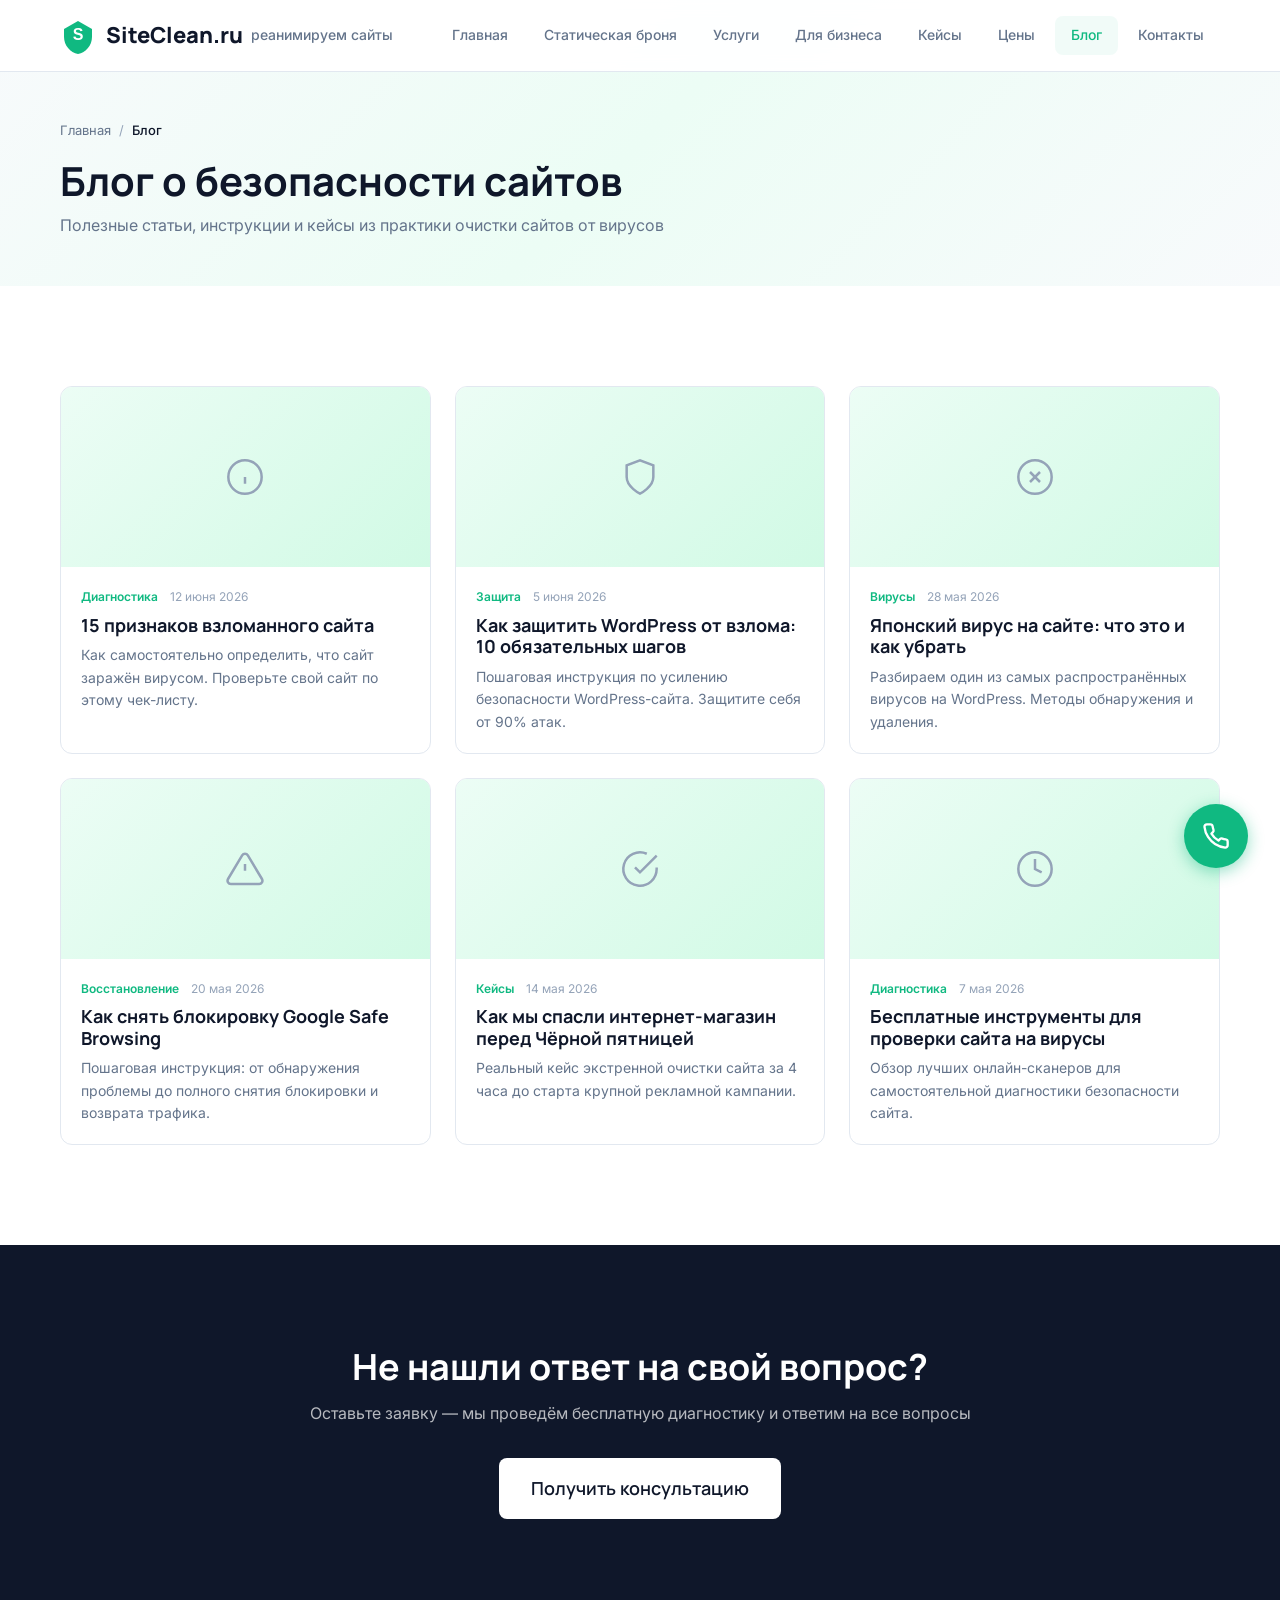
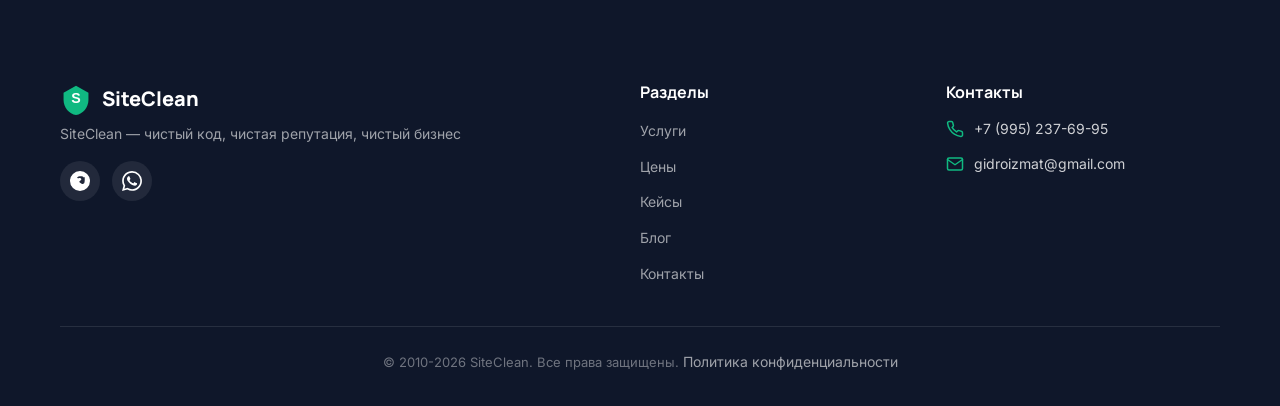
<file: blog.html>
<!DOCTYPE html>
<html lang="ru">
<head>
  <meta charset="UTF-8">
  <meta name="viewport" content="width=device-width, initial-scale=1.0">
  <meta name="description" content="Блог о безопасности сайтов: признаки взлома, типы вирусов, методы защиты, кейсы из практики. Полезные статьи от SiteClean.">
  <title>Блог о безопасности сайтов — SiteClean</title>
  <link rel="preconnect" href="https://fonts.googleapis.com">
  <link rel="preconnect" href="https://fonts.gstatic.com" crossorigin>
  <link href="https://fonts.googleapis.com/css2?family=Inter:wght@400;500;600;700&family=Manrope:wght@600;700;800&display=swap" rel="stylesheet">
  <link rel="stylesheet" href="style.css">
  <link rel="icon" type="image/svg+xml" href="data:image/svg+xml,%3Csvg xmlns='http://www.w3.org/2000/svg' viewBox='0 0 32 32'%3E%3Cpath d='M16 2L4 9v6c0 7.2 5.4 13.9 12 15 6.6-1.1 12-7.8 12-15V9L16 2z' fill='%2310B981'/%3E%3Ctext x='16' y='20' text-anchor='middle' font-size='14' font-weight='bold' fill='white' font-family='sans-serif'%3ES%3C/text%3E%3C/svg%3E">
  <script type="text/javascript">
    (function(m,e,t,r,i,k,a){
        m[i]=m[i]||function(){(m[i].a=m[i].a||[]).push(arguments)};
        m[i].l=1*new Date();
        for (var j = 0; j < document.scripts.length; j++) {if (document.scripts[j].src === r) { return; }}
        k=e.createElement(t),a=e.getElementsByTagName(t)[0],k.async=1,k.src=r,a.parentNode.insertBefore(k,a)
    })(window, document,'script','https://mc.yandex.ru/metrika/tag.js?id=109823577', 'ym');
    ym(109823577, 'init', {ssr:true, webvisor:true, clickmap:true, ecommerce:"dataLayer", referrer: document.referrer, url: location.href, accurateTrackBounce:true, trackLinks:true});
  </script>
  <noscript><div><img src="https://mc.yandex.ru/watch/109823577" style="position:absolute; left:-9999px;" alt="" /></div></noscript>
</head>
<body>

  <header class="header">
    <div class="header__container">
      <div class="header__left">
        <a href="index.html" class="header__logo">
          <svg class="header__logo-icon" viewBox="0 0 36 36" fill="none"><path d="M18 3L4 11v8c0 8.2 6.2 15.8 14 17 7.8-1.2 14-8.8 14-17v-8L18 3z" fill="#10B981"/><text x="18" y="22" text-anchor="middle" font-size="16" font-weight="bold" fill="white" font-family="sans-serif">S</text></svg>
          <span class="header__logo-text">SiteClean.ru</span>
        </a>
        <span class="header__tagline">реанимируем сайты</span>
      </div>
      <nav class="header__nav">
        <ul class="header__menu">
          <li class="header__menu-item"><a href="index.html" class="header__menu-link">Главная</a></li>
          <li class="header__menu-item"><a href="static-hardening.html" class="header__menu-link">Статическая броня</a></li>
          <li class="header__menu-item"><a href="services.html" class="header__menu-link">Услуги</a></li>
          <li class="header__menu-item"><a href="business.html" class="header__menu-link">Для бизнеса</a></li>
          <li class="header__menu-item"><a href="cases.html" class="header__menu-link">Кейсы</a></li>
          <li class="header__menu-item"><a href="prices.html" class="header__menu-link">Цены</a></li>
          <li class="header__menu-item"><a href="blog.html" class="header__menu-link header__menu-link--active">Блог</a></li>
          <li class="header__menu-item"><a href="contacts.html" class="header__menu-link">Контакты</a></li>
        </ul>
      </nav>
      <div class="header__overlay"></div>
    </div>
  </header>
  <button class="header__burger" aria-label="Открыть меню">
    <span class="header__burger-line"></span><span class="header__burger-line"></span><span class="header__burger-line"></span>
  </button>

  <main>
    <section class="page-header">
      <div class="container">
        <nav class="breadcrumbs">
          <ul class="breadcrumbs__list">
            <li class="breadcrumbs__item"><a href="index.html" class="breadcrumbs__link">Главная</a></li>
            <li class="breadcrumbs__item"><span class="breadcrumbs__current">Блог</span></li>
          </ul>
        </nav>
        <h1 class="page-header__title">Блог о безопасности сайтов</h1>
        <p class="page-header__text">Полезные статьи, инструкции и кейсы из практики очистки сайтов от вирусов</p>
      </div>
    </section>

    <section class="section">
      <div class="container">
        <div class="blog__grid stagger-children">

          <article class="blog-card">
            <div class="blog-card__image">
              <svg width="40" height="40" viewBox="0 0 24 24" fill="none" stroke="#94A3B8" stroke-width="1.5"><circle cx="12" cy="12" r="10"/><path d="M12 16v-4"/><path d="M12 8h.01"/></svg>
            </div>
            <div class="blog-card__body">
              <div class="blog-card__meta">
                <span class="blog-card__category">Диагностика</span>
                <span>12 июня 2026</span>
              </div>
              <h3 class="blog-card__title"><a href="blog/article-1.html">15 признаков взломанного сайта</a></h3>
              <p class="blog-card__excerpt">Как самостоятельно определить, что сайт заражён вирусом. Проверьте свой сайт по этому чек-листу.</p>
            </div>
          </article>

          <article class="blog-card">
            <div class="blog-card__image">
              <svg width="40" height="40" viewBox="0 0 24 24" fill="none" stroke="#94A3B8" stroke-width="1.5"><path d="M12 22s8-4 8-10V5l-8-3-8 3v7c0 6 8 10 8 10z"/></svg>
            </div>
            <div class="blog-card__body">
              <div class="blog-card__meta">
                <span class="blog-card__category">Защита</span>
                <span>5 июня 2026</span>
              </div>
              <h3 class="blog-card__title"><a href="blog/article-2.html">Как защитить WordPress от взлома: 10 обязательных шагов</a></h3>
              <p class="blog-card__excerpt">Пошаговая инструкция по усилению безопасности WordPress-сайта. Защитите себя от 90% атак.</p>
            </div>
          </article>

          <article class="blog-card">
            <div class="blog-card__image">
              <svg width="40" height="40" viewBox="0 0 24 24" fill="none" stroke="#94A3B8" stroke-width="1.5"><circle cx="12" cy="12" r="10"/><line x1="15" y1="9" x2="9" y2="15"/><line x1="9" y1="9" x2="15" y2="15"/></svg>
            </div>
            <div class="blog-card__body">
              <div class="blog-card__meta">
                <span class="blog-card__category">Вирусы</span>
                <span>28 мая 2026</span>
              </div>
              <h3 class="blog-card__title"><a href="blog/article-3.html">Японский вирус на сайте: что это и как убрать</a></h3>
              <p class="blog-card__excerpt">Разбираем один из самых распространённых вирусов на WordPress. Методы обнаружения и удаления.</p>
            </div>
          </article>

          <article class="blog-card">
            <div class="blog-card__image">
              <svg width="40" height="40" viewBox="0 0 24 24" fill="none" stroke="#94A3B8" stroke-width="1.5"><path d="M10.29 3.86L1.82 18a2 2 0 0 0 1.71 3h16.94a2 2 0 0 0 1.71-3L13.71 3.86a2 2 0 0 0-3.42 0z"/><line x1="12" y1="9" x2="12" y2="13"/><line x1="12" y1="17" x2="12.01" y2="17"/></svg>
            </div>
            <div class="blog-card__body">
              <div class="blog-card__meta">
                <span class="blog-card__category">Восстановление</span>
                <span>20 мая 2026</span>
              </div>
              <h3 class="blog-card__title"><a href="blog/article-4.html">Как снять блокировку Google Safe Browsing</a></h3>
              <p class="blog-card__excerpt">Пошаговая инструкция: от обнаружения проблемы до полного снятия блокировки и возврата трафика.</p>
            </div>
          </article>

          <article class="blog-card">
            <div class="blog-card__image">
              <svg width="40" height="40" viewBox="0 0 24 24" fill="none" stroke="#94A3B8" stroke-width="1.5"><path d="M22 11.08V12a10 10 0 1 1-5.93-9.14"/><polyline points="22 4 12 14.01 9 11.01"/></svg>
            </div>
            <div class="blog-card__body">
              <div class="blog-card__meta">
                <span class="blog-card__category">Кейсы</span>
                <span>14 мая 2026</span>
              </div>
              <h3 class="blog-card__title"><a href="blog/article-5.html">Как мы спасли интернет-магазин перед Чёрной пятницей</a></h3>
              <p class="blog-card__excerpt">Реальный кейс экстренной очистки сайта за 4 часа до старта крупной рекламной кампании.</p>
            </div>
          </article>

          <article class="blog-card">
            <div class="blog-card__image">
              <svg width="40" height="40" viewBox="0 0 24 24" fill="none" stroke="#94A3B8" stroke-width="1.5"><circle cx="12" cy="12" r="10"/><polyline points="12 6 12 12 16 14"/></svg>
            </div>
            <div class="blog-card__body">
              <div class="blog-card__meta">
                <span class="blog-card__category">Диагностика</span>
                <span>7 мая 2026</span>
              </div>
              <h3 class="blog-card__title"><a href="blog/article-6.html">Бесплатные инструменты для проверки сайта на вирусы</a></h3>
              <p class="blog-card__excerpt">Обзор лучших онлайн-сканеров для самостоятельной диагностики безопасности сайта.</p>
            </div>
          </article>

        </div>
      </div>
    </section>

    <section class="section section--dark">
      <div class="container">
        <div class="cta fade-in-up">
          <h2 class="cta__title">Не нашли ответ на свой вопрос?</h2>
          <p class="cta__subtitle">Оставьте заявку — мы проведём бесплатную диагностику и ответим на все вопросы</p>
          <a href="contacts.html#form" class="btn btn--primary btn--large" style="background:#fff;color:#0F172A;box-shadow:none">Получить консультацию</a>
        </div>
      </div>
    </section>
  </main>

  <footer class="footer">
    <div class="container">
      <div class="footer__grid">
        <div>
          <div class="footer__brand">
            <svg class="footer__logo-icon" viewBox="0 0 36 36" fill="none"><path d="M18 3L4 11v8c0 8.2 6.2 15.8 14 17 7.8-1.2 14-8.8 14-17v-8L18 3z" fill="#10B981"/><text x="18" y="22" text-anchor="middle" font-size="16" font-weight="bold" fill="white" font-family="sans-serif">S</text></svg>
            <span class="footer__logo-text">SiteClean</span>
          </div>
          <p class="footer__slogan">SiteClean — чистый код, чистая репутация, чистый бизнес</p>
          <div class="footer__social">
            <a href="https://t.me/siteclean" class="footer__social-link" aria-label="Telegram" target="_blank" rel="noopener noreferrer">
              <svg class="footer__social-icon" viewBox="0 0 24 24" fill="currentColor"><path d="M11.944 0A12 12 0 0 0 0 12a12 12 0 0 0 12 12 12 12 0 0 0 12-12A12 12 0 0 0 12 0a12 12 0 0 0-.056 0zm4.962 7.224c.1-.002.321.023.465.14a.506.506 0 0 1 .171.325c.016.127.087.654.087.654s.275 2.97-.3 5.344c-.148.626-.44 1.141-.806 1.456-.402.345-1.073.78-1.86.402-.793-.38-2.505-1.447-3.246-2.185-.016-.016-.387-.387-.169-.763.19-.33.84-.806 1.256-1.153.832-.694 1.599-1.529.659-2.554-.023-.025-.556-.628-1.637-.431-.36.066-.66.134-.933.205-.26.07-.52.139-.748.103-.32-.05-.612-.23-.848-.425-.683-.563-.42-.876.25-1.287.405-.25 1.319-.557 2.39-.68.63-.073 2.154-.17 3.4.181.257.072.501.17.687.347.167.16.25.36.268.57-.022.15.003.26.003.26z"/></svg>
            </a>
            <a href="https://wa.me/79952376995" class="footer__social-link" aria-label="WhatsApp" target="_blank" rel="noopener noreferrer">
              <svg class="footer__social-icon" viewBox="0 0 24 24" fill="currentColor"><path d="M17.472 14.382c-.297-.149-1.758-.867-2.03-.967-.273-.099-.471-.148-.67.15-.197.297-.767.966-.94 1.164-.173.199-.347.223-.644.075-.297-.15-1.255-.463-2.39-1.475-.883-.788-1.48-1.761-1.653-2.059-.173-.297-.018-.458.13-.606.134-.133.298-.347.446-.52.149-.174.198-.298.298-.497.099-.198.05-.371-.025-.52-.075-.149-.669-1.612-.916-2.207-.242-.579-.487-.5-.669-.51-.173-.008-.371-.01-.57-.01-.198 0-.52.074-.792.372-.272.297-1.04 1.016-1.04 2.479 0 1.462 1.065 2.875 1.213 3.074.149.198 2.096 3.2 5.077 4.487.709.306 1.262.489 1.694.625.712.227 1.36.195 1.871.118.571-.085 1.758-.719 2.006-1.413.248-.694.248-1.289.173-1.413-.074-.124-.272-.198-.57-.347m-5.421 7.403h-.004a9.87 9.87 0 01-5.031-1.378l-.361-.214-3.741.982.998-3.648-.235-.374a9.86 9.86 0 01-1.51-5.26c.001-5.45 4.436-9.884 9.888-9.884 2.64 0 5.122 1.03 6.988 2.898a9.825 9.825 0 012.893 6.994c-.003 5.45-4.437 9.884-9.885 9.884m8.413-18.297A11.815 11.815 0 0012.05 0C5.495 0 .16 5.335.157 11.892c0 2.096.547 4.142 1.588 5.945L.057 24l6.305-1.654a11.882 11.882 0 005.683 1.448h.005c6.554 0 11.89-5.335 11.893-11.893a11.821 11.821 0 00-3.48-8.413z"/></svg>
            </a>
          </div>
        </div>
        <div>
          <h4 class="footer__heading">Разделы</h4>
          <ul class="footer__links">
            <li><a href="services.html" class="footer__link">Услуги</a></li>
            <li><a href="prices.html" class="footer__link">Цены</a></li>
            <li><a href="cases.html" class="footer__link">Кейсы</a></li>
            <li><a href="blog.html" class="footer__link">Блог</a></li>
            <li><a href="contacts.html" class="footer__link">Контакты</a></li>
          </ul>
        </div>
        <div>
          <h4 class="footer__heading">Контакты</h4>
          <div class="footer__contacts">
            <a href="tel:+79952376995" class="footer__contact-item">
              <svg class="footer__contact-icon" viewBox="0 0 24 24" fill="none" stroke="currentColor" stroke-width="2" stroke-linecap="round" stroke-linejoin="round"><path d="M22 16.92v3a2 2 0 0 1-2.18 2 19.79 19.79 0 0 1-8.63-3.07 19.5 19.5 0 0 1-6-6 19.79 19.79 0 0 1-3.07-8.67A2 2 0 0 1 4.11 2h3a2 2 0 0 1 2 1.72 12.84 12.84 0 0 0 .7 2.81 2 2 0 0 1-.45 2.11L8.09 9.91a16 16 0 0 0 6 6l1.27-1.27a2 2 0 0 1 2.11-.45 12.84 12.84 0 0 0 2.81.7A2 2 0 0 1 22 16.92z"/></svg>
              +7 (995) 237-69-95
            </a>
            <a href="mailto:gidroizmat@gmail.com" class="footer__contact-item">
              <svg class="footer__contact-icon" viewBox="0 0 24 24" fill="none" stroke="currentColor" stroke-width="2" stroke-linecap="round" stroke-linejoin="round"><path d="M4 4h16c1.1 0 2 .9 2 2v12c0 1.1-.9 2-2 2H4c-1.1 0-2-.9-2-2V6c0-1.1.9-2 2-2z"/><polyline points="22,6 12,13 2,6"/></svg>
              gidroizmat@gmail.com
            </a>
          </div>
        </div>
      </div>
      <div class="footer__bottom">
        <p class="footer__copyright">&copy; 2010-2026 SiteClean. Все права защищены. <a href="privacy.html" class="footer__link">Политика конфиденциальности</a></p>
      </div>
    </div>
  </footer>

  <button class="floating-phone js-floating-phone" aria-label="Связаться с нами">
    <svg class="floating-phone__icon" viewBox="0 0 24 24" fill="none" stroke="currentColor" stroke-width="2" stroke-linecap="round" stroke-linejoin="round"><path d="M22 16.92v3a2 2 0 0 1-2.18 2 19.79 19.79 0 0 1-8.63-3.07 19.5 19.5 0 0 1-6-6 19.79 19.79 0 0 1-3.07-8.67A2 2 0 0 1 4.11 2h3a2 2 0 0 1 2 1.72 12.84 12.84 0 0 0 .7 2.81 2 2 0 0 1-.45 2.11L8.09 9.91a16 16 0 0 0 6 6l1.27-1.27a2 2 0 0 1 2.11-.45 12.84 12.84 0 0 0 2.81.7A2 2 0 0 1 22 16.92z"/></svg>
  </button>

  <script src="script.js"></script>
</body>
</html>
</file>
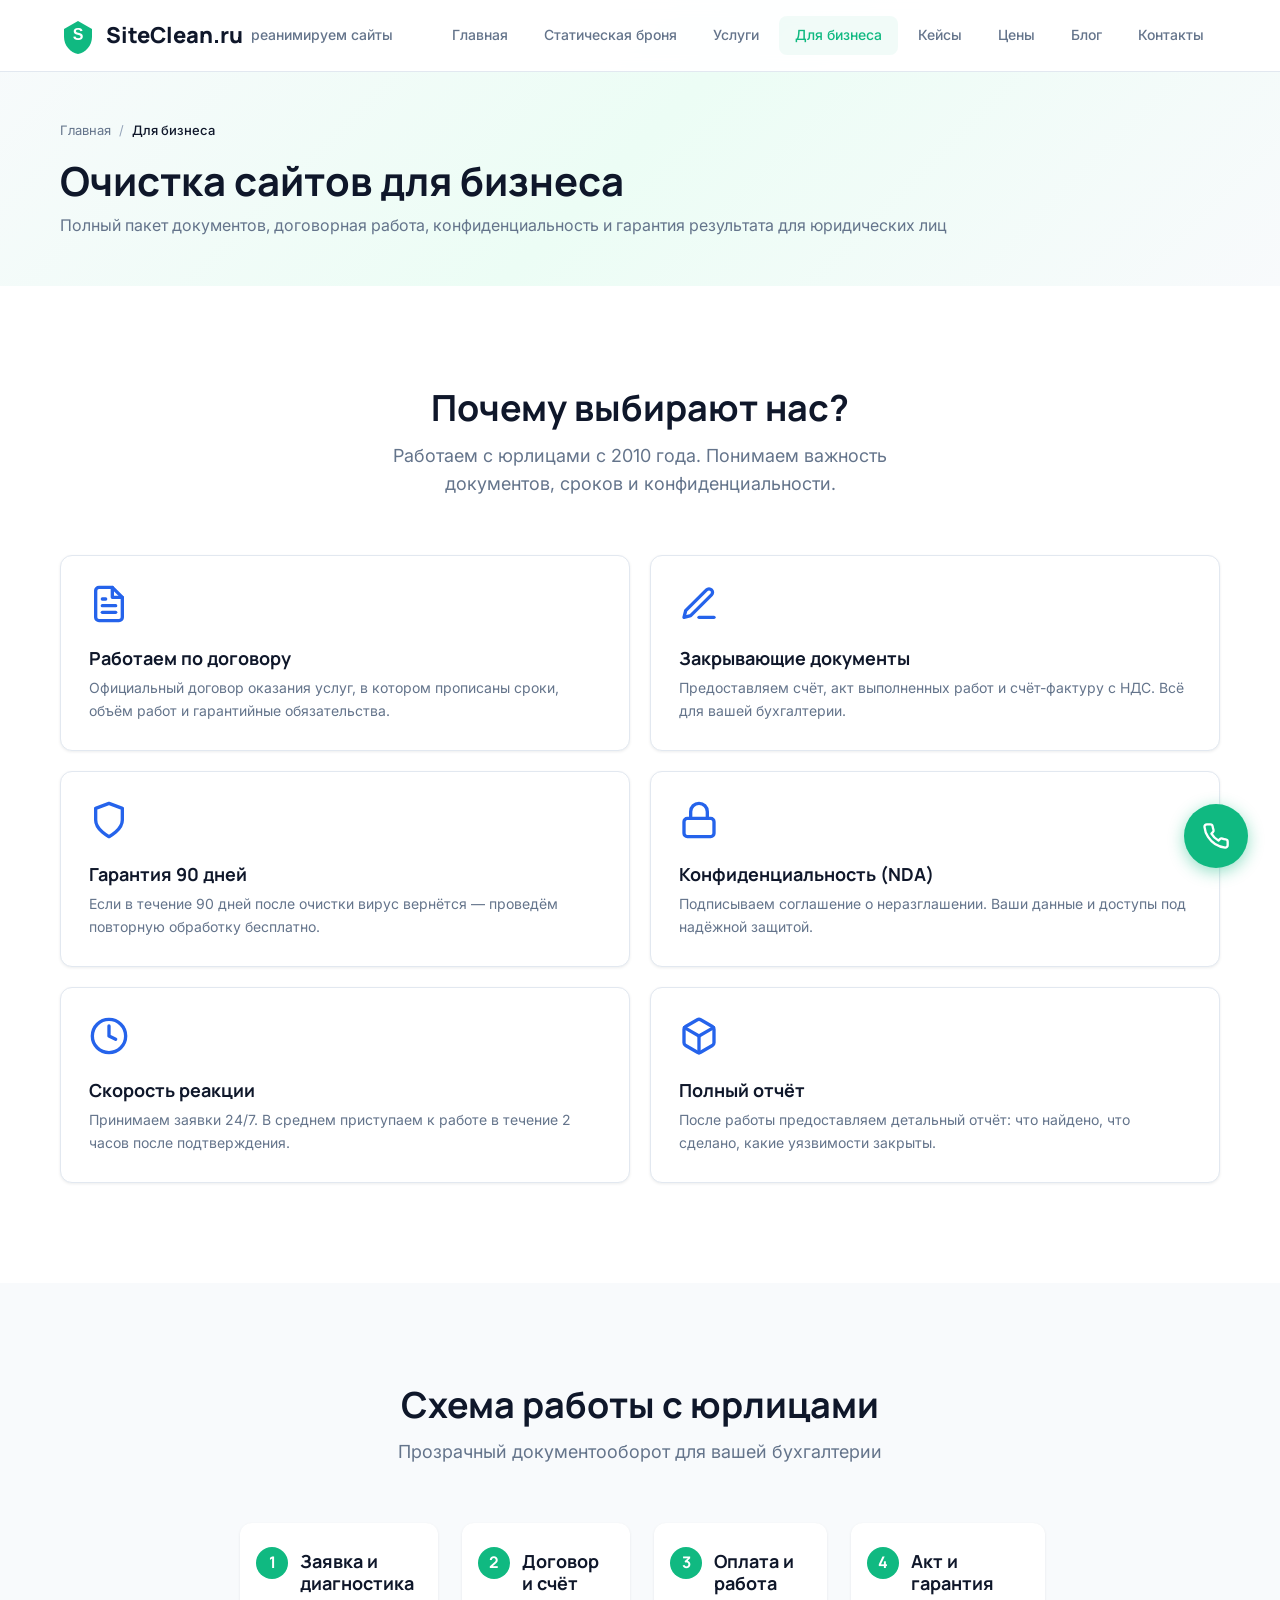
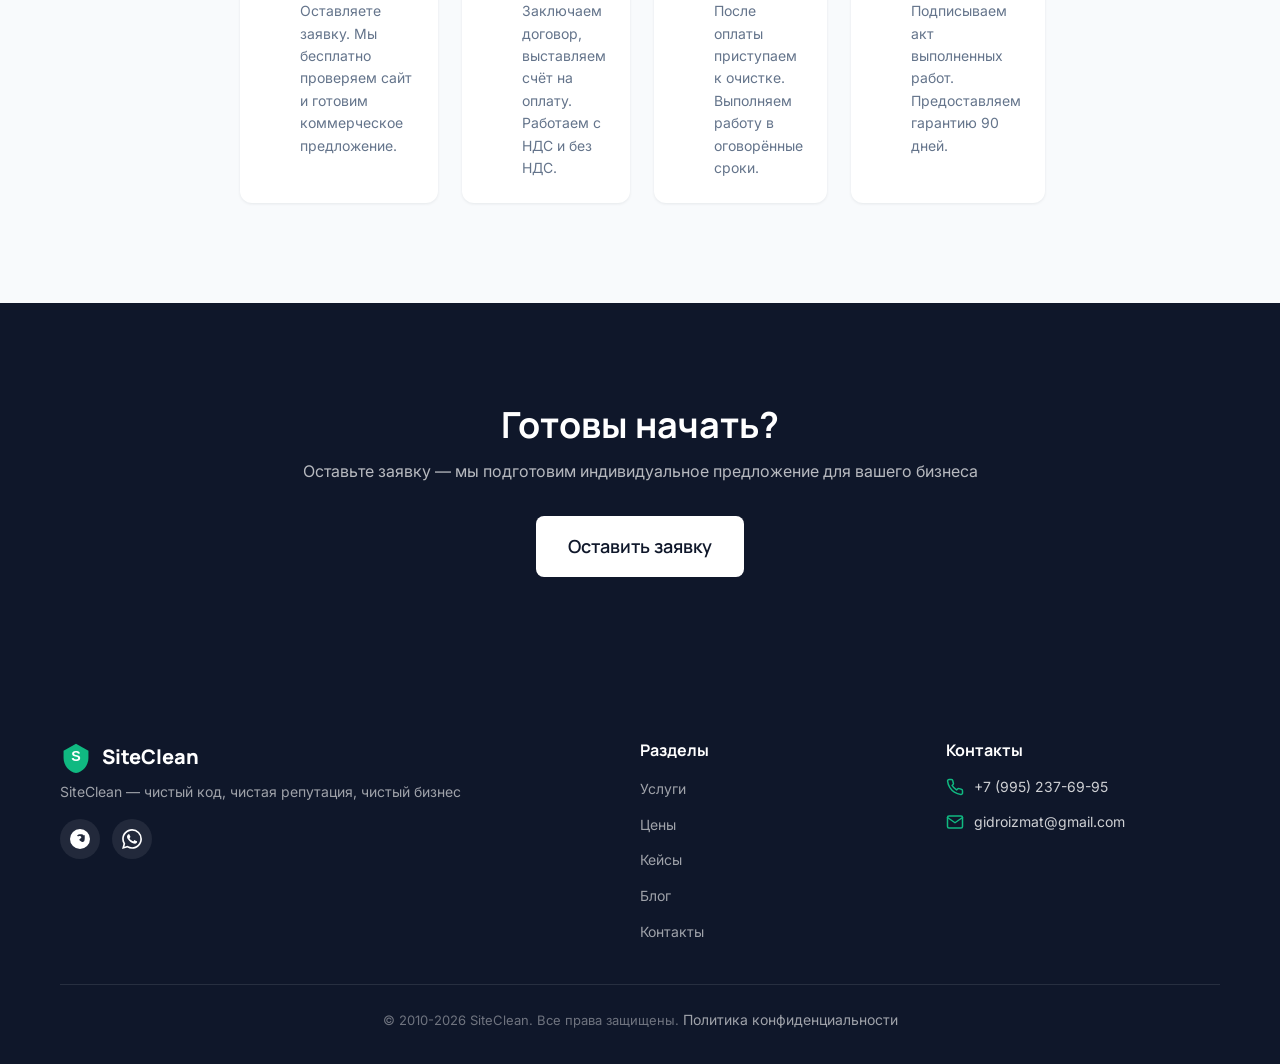
<file: business.html>
<!DOCTYPE html>
<html lang="ru">
<head>
  <meta charset="UTF-8">
  <meta name="viewport" content="width=device-width, initial-scale=1.0">
  <meta name="description" content="Очистка сайтов от вирусов для юридических лиц. Работаем по договору, предоставляем НДС и закрывающие документы. Гарантия 90 дней.">
  <title>Очистка сайтов для бизнеса — SiteClean</title>
  <link rel="preconnect" href="https://fonts.googleapis.com">
  <link rel="preconnect" href="https://fonts.gstatic.com" crossorigin>
  <link href="https://fonts.googleapis.com/css2?family=Inter:wght@400;500;600;700&family=Manrope:wght@600;700;800&display=swap" rel="stylesheet">
  <link rel="stylesheet" href="style.css">
  <link rel="icon" type="image/svg+xml" href="data:image/svg+xml,%3Csvg xmlns='http://www.w3.org/2000/svg' viewBox='0 0 32 32'%3E%3Cpath d='M16 2L4 9v6c0 7.2 5.4 13.9 12 15 6.6-1.1 12-7.8 12-15V9L16 2z' fill='%2310B981'/%3E%3Ctext x='16' y='20' text-anchor='middle' font-size='14' font-weight='bold' fill='white' font-family='sans-serif'%3ES%3C/text%3E%3C/svg%3E">
  <script type="text/javascript">
    (function(m,e,t,r,i,k,a){
        m[i]=m[i]||function(){(m[i].a=m[i].a||[]).push(arguments)};
        m[i].l=1*new Date();
        for (var j = 0; j < document.scripts.length; j++) {if (document.scripts[j].src === r) { return; }}
        k=e.createElement(t),a=e.getElementsByTagName(t)[0],k.async=1,k.src=r,a.parentNode.insertBefore(k,a)
    })(window, document,'script','https://mc.yandex.ru/metrika/tag.js?id=109823577', 'ym');
    ym(109823577, 'init', {ssr:true, webvisor:true, clickmap:true, ecommerce:"dataLayer", referrer: document.referrer, url: location.href, accurateTrackBounce:true, trackLinks:true});
  </script>
  <noscript><div><img src="https://mc.yandex.ru/watch/109823577" style="position:absolute; left:-9999px;" alt="" /></div></noscript>
</head>
<body>

  <header class="header">
    <div class="header__container">
      <div class="header__left">
        <a href="index.html" class="header__logo">
          <svg class="header__logo-icon" viewBox="0 0 36 36" fill="none"><path d="M18 3L4 11v8c0 8.2 6.2 15.8 14 17 7.8-1.2 14-8.8 14-17v-8L18 3z" fill="#10B981"/><text x="18" y="22" text-anchor="middle" font-size="16" font-weight="bold" fill="white" font-family="sans-serif">S</text></svg>
          <span class="header__logo-text">SiteClean.ru</span>
        </a>
        <span class="header__tagline">реанимируем сайты</span>
      </div>
      <nav class="header__nav">
        <ul class="header__menu">
          <li class="header__menu-item"><a href="index.html" class="header__menu-link">Главная</a></li>
          <li class="header__menu-item"><a href="static-hardening.html" class="header__menu-link">Статическая броня</a></li>
          <li class="header__menu-item"><a href="services.html" class="header__menu-link">Услуги</a></li>
          <li class="header__menu-item"><a href="business.html" class="header__menu-link header__menu-link--active">Для бизнеса</a></li>
          <li class="header__menu-item"><a href="cases.html" class="header__menu-link">Кейсы</a></li>
          <li class="header__menu-item"><a href="prices.html" class="header__menu-link">Цены</a></li>
          <li class="header__menu-item"><a href="blog.html" class="header__menu-link">Блог</a></li>
          <li class="header__menu-item"><a href="contacts.html" class="header__menu-link">Контакты</a></li>
        </ul>
      </nav>
      <div class="header__overlay"></div>
    </div>
  </header>
  <button class="header__burger" aria-label="Открыть меню">
    <span class="header__burger-line"></span><span class="header__burger-line"></span><span class="header__burger-line"></span>
  </button>

  <main>
    <section class="page-header">
      <div class="container">
        <nav class="breadcrumbs">
          <ul class="breadcrumbs__list">
            <li class="breadcrumbs__item"><a href="index.html" class="breadcrumbs__link">Главная</a></li>
            <li class="breadcrumbs__item"><span class="breadcrumbs__current">Для бизнеса</span></li>
          </ul>
        </nav>
        <h1 class="page-header__title">Очистка сайтов для бизнеса</h1>
        <p class="page-header__text">Полный пакет документов, договорная работа, конфиденциальность и гарантия результата для юридических лиц</p>
      </div>
    </section>

    <!-- Advantages -->
    <section class="section">
      <div class="container">
        <div class="section__intro fade-in-up">
          <h2 class="section-title">Почему выбирают нас?</h2>
          <p class="section-subtitle">Работаем с юрлицами с 2010 года. Понимаем важность документов, сроков и конфиденциальности.</p>
        </div>
        <div class="business__grid stagger-children">
          <div class="business-card">
            <svg class="business-card__icon" viewBox="0 0 24 24" fill="none" stroke="currentColor" stroke-width="2" stroke-linecap="round" stroke-linejoin="round"><path d="M14 2H6a2 2 0 0 0-2 2v16a2 2 0 0 0 2 2h12a2 2 0 0 0 2-2V8z"/><polyline points="14 2 14 8 20 8"/><line x1="16" y1="13" x2="8" y2="13"/><line x1="16" y1="17" x2="8" y2="17"/><polyline points="10 9 9 9 8 9"/></svg>
            <h3 class="business-card__title">Работаем по договору</h3>
            <p class="business-card__text">Официальный договор оказания услуг, в котором прописаны сроки, объём работ и гарантийные обязательства.</p>
          </div>
          <div class="business-card">
            <svg class="business-card__icon" viewBox="0 0 24 24" fill="none" stroke="currentColor" stroke-width="2" stroke-linecap="round" stroke-linejoin="round"><path d="M12 20h9"/><path d="M16.5 3.5a2.121 2.121 0 0 1 3 3L7 19l-4 1 1-4L16.5 3.5z"/></svg>
            <h3 class="business-card__title">Закрывающие документы</h3>
            <p class="business-card__text">Предоставляем счёт, акт выполненных работ и счёт-фактуру с НДС. Всё для вашей бухгалтерии.</p>
          </div>
          <div class="business-card">
            <svg class="business-card__icon" viewBox="0 0 24 24" fill="none" stroke="currentColor" stroke-width="2" stroke-linecap="round" stroke-linejoin="round"><path d="M12 22s8-4 8-10V5l-8-3-8 3v7c0 6 8 10 8 10z"/></svg>
            <h3 class="business-card__title">Гарантия 90 дней</h3>
            <p class="business-card__text">Если в течение 90 дней после очистки вирус вернётся — проведём повторную обработку бесплатно.</p>
          </div>
          <div class="business-card">
            <svg class="business-card__icon" viewBox="0 0 24 24" fill="none" stroke="currentColor" stroke-width="2" stroke-linecap="round" stroke-linejoin="round"><rect x="3" y="11" width="18" height="11" rx="2" ry="2"/><path d="M7 11V7a5 5 0 0 1 10 0v4"/></svg>
            <h3 class="business-card__title">Конфиденциальность (NDA)</h3>
            <p class="business-card__text">Подписываем соглашение о неразглашении. Ваши данные и доступы под надёжной защитой.</p>
          </div>
          <div class="business-card">
            <svg class="business-card__icon" viewBox="0 0 24 24" fill="none" stroke="currentColor" stroke-width="2" stroke-linecap="round" stroke-linejoin="round"><circle cx="12" cy="12" r="10"/><polyline points="12 6 12 12 16 14"/></svg>
            <h3 class="business-card__title">Скорость реакции</h3>
            <p class="business-card__text">Принимаем заявки 24/7. В среднем приступаем к работе в течение 2 часов после подтверждения.</p>
          </div>
          <div class="business-card">
            <svg class="business-card__icon" viewBox="0 0 24 24" fill="none" stroke="currentColor" stroke-width="2" stroke-linecap="round" stroke-linejoin="round"><path d="M21 16V8a2 2 0 0 0-1-1.73l-7-4a2 2 0 0 0-2 0l-7 4A2 2 0 0 0 3 8v8a2 2 0 0 0 1 1.73l7 4a2 2 0 0 0 2 0l7-4A2 2 0 0 0 21 16z"/><polyline points="3.27 6.96 12 12.01 20.73 6.96"/><line x1="12" y1="22.08" x2="12" y2="12"/></svg>
            <h3 class="business-card__title">Полный отчёт</h3>
            <p class="business-card__text">После работы предоставляем детальный отчёт: что найдено, что сделано, какие уязвимости закрыты.</p>
          </div>
        </div>
      </div>
    </section>

    <!-- Document flow -->
    <section class="section section--alt">
      <div class="container">
        <div class="section__intro fade-in-up">
          <h2 class="section-title">Схема работы с юрлицами</h2>
          <p class="section-subtitle">Прозрачный документооборот для вашей бухгалтерии</p>
        </div>
        <div class="steps__grid stagger-children" style="max-width:800px;margin:0 auto">
          <div class="step-card">
            <h3 class="step-card__title">Заявка и диагностика</h3>
            <p class="step-card__text">Оставляете заявку. Мы бесплатно проверяем сайт и готовим коммерческое предложение.</p>
          </div>
          <div class="step-card">
            <h3 class="step-card__title">Договор и счёт</h3>
            <p class="step-card__text">Заключаем договор, выставляем счёт на оплату. Работаем с НДС и без НДС.</p>
          </div>
          <div class="step-card">
            <h3 class="step-card__title">Оплата и работа</h3>
            <p class="step-card__text">После оплаты приступаем к очистке. Выполняем работу в оговорённые сроки.</p>
          </div>
          <div class="step-card">
            <h3 class="step-card__title">Акт и гарантия</h3>
            <p class="step-card__text">Подписываем акт выполненных работ. Предоставляем гарантию 90 дней.</p>
          </div>
        </div>
      </div>
    </section>

    <!-- CTA -->
    <section class="section section--dark">
      <div class="container">
        <div class="cta fade-in-up">
          <h2 class="cta__title">Готовы начать?</h2>
          <p class="cta__subtitle">Оставьте заявку — мы подготовим индивидуальное предложение для вашего бизнеса</p>
          <a href="contacts.html#form" class="btn btn--primary btn--large" style="background:#fff;color:#0F172A;box-shadow:none">Оставить заявку</a>
        </div>
      </div>
    </section>
  </main>

  <footer class="footer">
    <div class="container">
      <div class="footer__grid">
        <div>
          <div class="footer__brand">
            <svg class="footer__logo-icon" viewBox="0 0 36 36" fill="none"><path d="M18 3L4 11v8c0 8.2 6.2 15.8 14 17 7.8-1.2 14-8.8 14-17v-8L18 3z" fill="#10B981"/><text x="18" y="22" text-anchor="middle" font-size="16" font-weight="bold" fill="white" font-family="sans-serif">S</text></svg>
            <span class="footer__logo-text">SiteClean</span>
          </div>
          <p class="footer__slogan">SiteClean — чистый код, чистая репутация, чистый бизнес</p>
          <div class="footer__social">
            <a href="https://t.me/siteclean" class="footer__social-link" aria-label="Telegram" target="_blank" rel="noopener noreferrer">
              <svg class="footer__social-icon" viewBox="0 0 24 24" fill="currentColor"><path d="M11.944 0A12 12 0 0 0 0 12a12 12 0 0 0 12 12 12 12 0 0 0 12-12A12 12 0 0 0 12 0a12 12 0 0 0-.056 0zm4.962 7.224c.1-.002.321.023.465.14a.506.506 0 0 1 .171.325c.016.127.087.654.087.654s.275 2.97-.3 5.344c-.148.626-.44 1.141-.806 1.456-.402.345-1.073.78-1.86.402-.793-.38-2.505-1.447-3.246-2.185-.016-.016-.387-.387-.169-.763.19-.33.84-.806 1.256-1.153.832-.694 1.599-1.529.659-2.554-.023-.025-.556-.628-1.637-.431-.36.066-.66.134-.933.205-.26.07-.52.139-.748.103-.32-.05-.612-.23-.848-.425-.683-.563-.42-.876.25-1.287.405-.25 1.319-.557 2.39-.68.63-.073 2.154-.17 3.4.181.257.072.501.17.687.347.167.16.25.36.268.57-.022.15.003.26.003.26z"/></svg>
            </a>
            <a href="https://wa.me/79952376995" class="footer__social-link" aria-label="WhatsApp" target="_blank" rel="noopener noreferrer">
              <svg class="footer__social-icon" viewBox="0 0 24 24" fill="currentColor"><path d="M17.472 14.382c-.297-.149-1.758-.867-2.03-.967-.273-.099-.471-.148-.67.15-.197.297-.767.966-.94 1.164-.173.199-.347.223-.644.075-.297-.15-1.255-.463-2.39-1.475-.883-.788-1.48-1.761-1.653-2.059-.173-.297-.018-.458.13-.606.134-.133.298-.347.446-.52.149-.174.198-.298.298-.497.099-.198.05-.371-.025-.52-.075-.149-.669-1.612-.916-2.207-.242-.579-.487-.5-.669-.51-.173-.008-.371-.01-.57-.01-.198 0-.52.074-.792.372-.272.297-1.04 1.016-1.04 2.479 0 1.462 1.065 2.875 1.213 3.074.149.198 2.096 3.2 5.077 4.487.709.306 1.262.489 1.694.625.712.227 1.36.195 1.871.118.571-.085 1.758-.719 2.006-1.413.248-.694.248-1.289.173-1.413-.074-.124-.272-.198-.57-.347m-5.421 7.403h-.004a9.87 9.87 0 01-5.031-1.378l-.361-.214-3.741.982.998-3.648-.235-.374a9.86 9.86 0 01-1.51-5.26c.001-5.45 4.436-9.884 9.888-9.884 2.64 0 5.122 1.03 6.988 2.898a9.825 9.825 0 012.893 6.994c-.003 5.45-4.437 9.884-9.885 9.884m8.413-18.297A11.815 11.815 0 0012.05 0C5.495 0 .16 5.335.157 11.892c0 2.096.547 4.142 1.588 5.945L.057 24l6.305-1.654a11.882 11.882 0 005.683 1.448h.005c6.554 0 11.89-5.335 11.893-11.893a11.821 11.821 0 00-3.48-8.413z"/></svg>
            </a>
          </div>
        </div>
        <div>
          <h4 class="footer__heading">Разделы</h4>
          <ul class="footer__links">
            <li><a href="services.html" class="footer__link">Услуги</a></li>
            <li><a href="prices.html" class="footer__link">Цены</a></li>
            <li><a href="cases.html" class="footer__link">Кейсы</a></li>
            <li><a href="blog.html" class="footer__link">Блог</a></li>
            <li><a href="contacts.html" class="footer__link">Контакты</a></li>
          </ul>
        </div>
        <div>
          <h4 class="footer__heading">Контакты</h4>
          <div class="footer__contacts">
            <a href="tel:+79952376995" class="footer__contact-item">
              <svg class="footer__contact-icon" viewBox="0 0 24 24" fill="none" stroke="currentColor" stroke-width="2" stroke-linecap="round" stroke-linejoin="round"><path d="M22 16.92v3a2 2 0 0 1-2.18 2 19.79 19.79 0 0 1-8.63-3.07 19.5 19.5 0 0 1-6-6 19.79 19.79 0 0 1-3.07-8.67A2 2 0 0 1 4.11 2h3a2 2 0 0 1 2 1.72 12.84 12.84 0 0 0 .7 2.81 2 2 0 0 1-.45 2.11L8.09 9.91a16 16 0 0 0 6 6l1.27-1.27a2 2 0 0 1 2.11-.45 12.84 12.84 0 0 0 2.81.7A2 2 0 0 1 22 16.92z"/></svg>
              +7 (995) 237-69-95
            </a>
            <a href="mailto:gidroizmat@gmail.com" class="footer__contact-item">
              <svg class="footer__contact-icon" viewBox="0 0 24 24" fill="none" stroke="currentColor" stroke-width="2" stroke-linecap="round" stroke-linejoin="round"><path d="M4 4h16c1.1 0 2 .9 2 2v12c0 1.1-.9 2-2 2H4c-1.1 0-2-.9-2-2V6c0-1.1.9-2 2-2z"/><polyline points="22,6 12,13 2,6"/></svg>
              gidroizmat@gmail.com
            </a>
          </div>
        </div>
      </div>
      <div class="footer__bottom">
        <p class="footer__copyright">&copy; 2010-2026 SiteClean. Все права защищены. <a href="privacy.html" class="footer__link">Политика конфиденциальности</a></p>
      </div>
    </div>
  </footer>

  <button class="floating-phone js-floating-phone" aria-label="Связаться с нами">
    <svg class="floating-phone__icon" viewBox="0 0 24 24" fill="none" stroke="currentColor" stroke-width="2" stroke-linecap="round" stroke-linejoin="round"><path d="M22 16.92v3a2 2 0 0 1-2.18 2 19.79 19.79 0 0 1-8.63-3.07 19.5 19.5 0 0 1-6-6 19.79 19.79 0 0 1-3.07-8.67A2 2 0 0 1 4.11 2h3a2 2 0 0 1 2 1.72 12.84 12.84 0 0 0 .7 2.81 2 2 0 0 1-.45 2.11L8.09 9.91a16 16 0 0 0 6 6l1.27-1.27a2 2 0 0 1 2.11-.45 12.84 12.84 0 0 0 2.81.7A2 2 0 0 1 22 16.92z"/></svg>
  </button>

  <script src="script.js"></script>
</body>
</html>
</file>
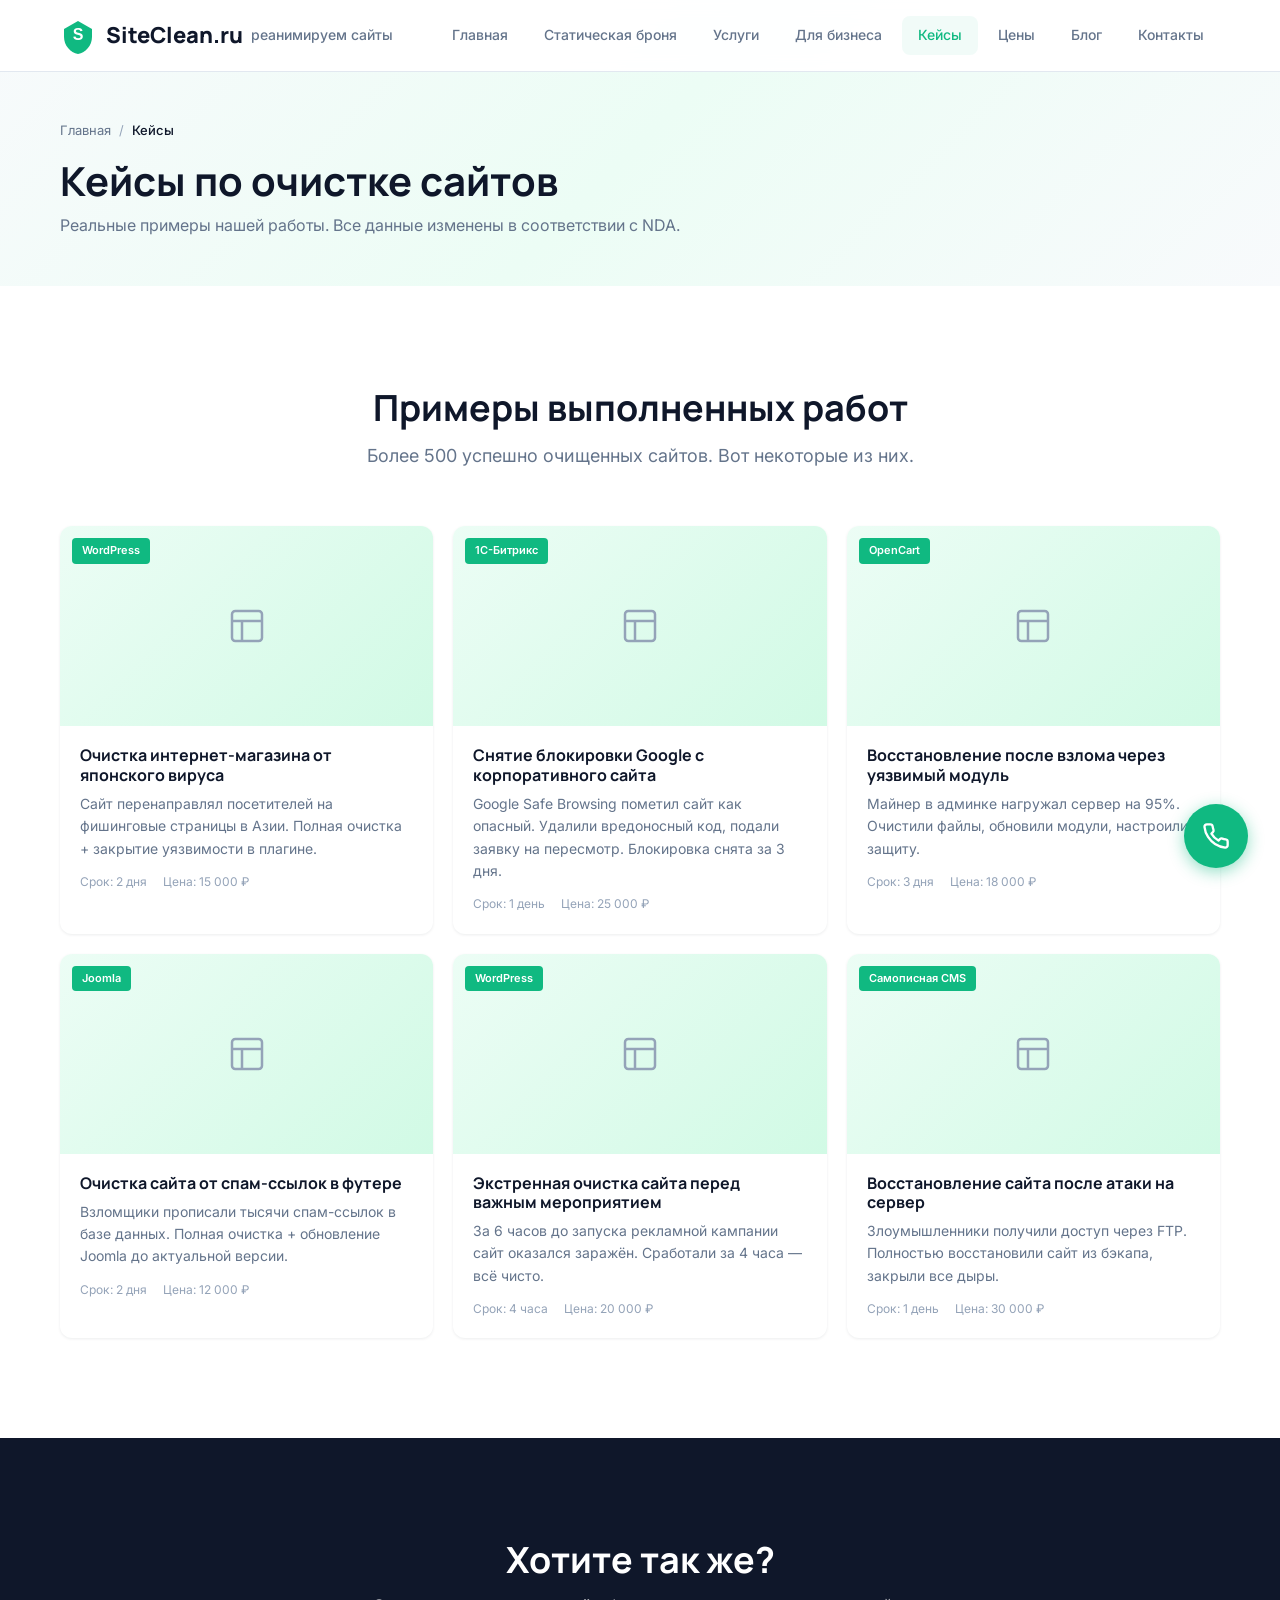
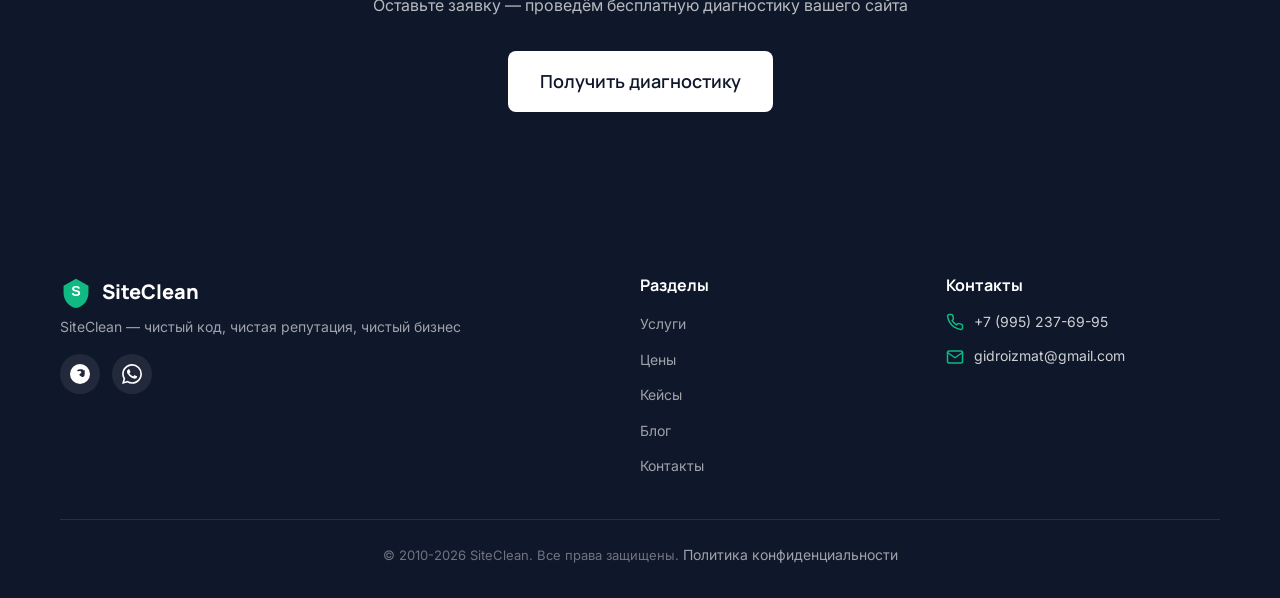
<file: cases.html>
<!DOCTYPE html>
<html lang="ru">
<head>
  <meta charset="UTF-8">
  <meta name="viewport" content="width=device-width, initial-scale=1.0">
  <meta name="description" content="Реальные кейсы очистки сайтов от вирусов. Примеры работ: WordPress, 1С-Битрикс, Joomla, OpenCart. До и после очистки.">
  <title>Кейсы по очистке сайтов от вирусов — SiteClean</title>
  <link rel="preconnect" href="https://fonts.googleapis.com">
  <link rel="preconnect" href="https://fonts.gstatic.com" crossorigin>
  <link href="https://fonts.googleapis.com/css2?family=Inter:wght@400;500;600;700&family=Manrope:wght@600;700;800&display=swap" rel="stylesheet">
  <link rel="stylesheet" href="style.css">
  <link rel="icon" type="image/svg+xml" href="data:image/svg+xml,%3Csvg xmlns='http://www.w3.org/2000/svg' viewBox='0 0 32 32'%3E%3Cpath d='M16 2L4 9v6c0 7.2 5.4 13.9 12 15 6.6-1.1 12-7.8 12-15V9L16 2z' fill='%2310B981'/%3E%3Ctext x='16' y='20' text-anchor='middle' font-size='14' font-weight='bold' fill='white' font-family='sans-serif'%3ES%3C/text%3E%3C/svg%3E">
  <script type="text/javascript">
    (function(m,e,t,r,i,k,a){
        m[i]=m[i]||function(){(m[i].a=m[i].a||[]).push(arguments)};
        m[i].l=1*new Date();
        for (var j = 0; j < document.scripts.length; j++) {if (document.scripts[j].src === r) { return; }}
        k=e.createElement(t),a=e.getElementsByTagName(t)[0],k.async=1,k.src=r,a.parentNode.insertBefore(k,a)
    })(window, document,'script','https://mc.yandex.ru/metrika/tag.js?id=109823577', 'ym');
    ym(109823577, 'init', {ssr:true, webvisor:true, clickmap:true, ecommerce:"dataLayer", referrer: document.referrer, url: location.href, accurateTrackBounce:true, trackLinks:true});
  </script>
  <noscript><div><img src="https://mc.yandex.ru/watch/109823577" style="position:absolute; left:-9999px;" alt="" /></div></noscript>
</head>
<body>

  <header class="header">
    <div class="header__container">
      <div class="header__left">
        <a href="index.html" class="header__logo">
          <svg class="header__logo-icon" viewBox="0 0 36 36" fill="none"><path d="M18 3L4 11v8c0 8.2 6.2 15.8 14 17 7.8-1.2 14-8.8 14-17v-8L18 3z" fill="#10B981"/><text x="18" y="22" text-anchor="middle" font-size="16" font-weight="bold" fill="white" font-family="sans-serif">S</text></svg>
          <span class="header__logo-text">SiteClean.ru</span>
        </a>
        <span class="header__tagline">реанимируем сайты</span>
      </div>
      <nav class="header__nav">
        <ul class="header__menu">
          <li class="header__menu-item"><a href="index.html" class="header__menu-link">Главная</a></li>
          <li class="header__menu-item"><a href="static-hardening.html" class="header__menu-link">Статическая броня</a></li>
          <li class="header__menu-item"><a href="services.html" class="header__menu-link">Услуги</a></li>
          <li class="header__menu-item"><a href="business.html" class="header__menu-link">Для бизнеса</a></li>
          <li class="header__menu-item"><a href="cases.html" class="header__menu-link header__menu-link--active">Кейсы</a></li>
          <li class="header__menu-item"><a href="prices.html" class="header__menu-link">Цены</a></li>
          <li class="header__menu-item"><a href="blog.html" class="header__menu-link">Блог</a></li>
          <li class="header__menu-item"><a href="contacts.html" class="header__menu-link">Контакты</a></li>
        </ul>
      </nav>
      <div class="header__overlay"></div>
    </div>
  </header>
  <button class="header__burger" aria-label="Открыть меню">
    <span class="header__burger-line"></span><span class="header__burger-line"></span><span class="header__burger-line"></span>
  </button>

  <main>
    <section class="page-header">
      <div class="container">
        <nav class="breadcrumbs">
          <ul class="breadcrumbs__list">
            <li class="breadcrumbs__item"><a href="index.html" class="breadcrumbs__link">Главная</a></li>
            <li class="breadcrumbs__item"><span class="breadcrumbs__current">Кейсы</span></li>
          </ul>
        </nav>
        <h1 class="page-header__title">Кейсы по очистке сайтов</h1>
        <p class="page-header__text">Реальные примеры нашей работы. Все данные изменены в соответствии с NDA.</p>
      </div>
    </section>

    <section class="section">
      <div class="container">
        <div class="section__intro fade-in-up">
          <h2 class="section-title">Примеры выполненных работ</h2>
          <p class="section-subtitle">Более 500 успешно очищенных сайтов. Вот некоторые из них.</p>
        </div>
        <div class="cases__grid stagger-children">

          <div class="case-card">
            <div class="case-card__preview">
              <span class="case-card__badge">WordPress</span>
              <svg width="40" height="40" viewBox="0 0 24 24" fill="none" stroke="#94A3B8" stroke-width="1.5"><rect x="3" y="3" width="18" height="18" rx="2" ry="2"/><line x1="3" y1="9" x2="21" y2="9"/><line x1="9" y1="21" x2="9" y2="9"/></svg>
            </div>
            <div class="case-card__body">
              <h3 class="case-card__title">Очистка интернет-магазина от японского вируса</h3>
              <p class="case-card__text">Сайт перенаправлял посетителей на фишинговые страницы в Азии. Полная очистка + закрытие уязвимости в плагине.</p>
              <div class="case-card__meta">
                <span>Срок: 2 дня</span>
                <span>Цена: 15 000 ₽</span>
              </div>
            </div>
          </div>

          <div class="case-card">
            <div class="case-card__preview">
              <span class="case-card__badge">1С-Битрикс</span>
              <svg width="40" height="40" viewBox="0 0 24 24" fill="none" stroke="#94A3B8" stroke-width="1.5"><rect x="3" y="3" width="18" height="18" rx="2" ry="2"/><line x1="3" y1="9" x2="21" y2="9"/><line x1="9" y1="21" x2="9" y2="9"/></svg>
            </div>
            <div class="case-card__body">
              <h3 class="case-card__title">Снятие блокировки Google с корпоративного сайта</h3>
              <p class="case-card__text">Google Safe Browsing пометил сайт как опасный. Удалили вредоносный код, подали заявку на пересмотр. Блокировка снята за 3 дня.</p>
              <div class="case-card__meta">
                <span>Срок: 1 день</span>
                <span>Цена: 25 000 ₽</span>
              </div>
            </div>
          </div>

          <div class="case-card">
            <div class="case-card__preview">
              <span class="case-card__badge">OpenCart</span>
              <svg width="40" height="40" viewBox="0 0 24 24" fill="none" stroke="#94A3B8" stroke-width="1.5"><rect x="3" y="3" width="18" height="18" rx="2" ry="2"/><line x1="3" y1="9" x2="21" y2="9"/><line x1="9" y1="21" x2="9" y2="9"/></svg>
            </div>
            <div class="case-card__body">
              <h3 class="case-card__title">Восстановление после взлома через уязвимый модуль</h3>
              <p class="case-card__text">Майнер в админке нагружал сервер на 95%. Очистили файлы, обновили модули, настроили защиту.</p>
              <div class="case-card__meta">
                <span>Срок: 3 дня</span>
                <span>Цена: 18 000 ₽</span>
              </div>
            </div>
          </div>

          <div class="case-card">
            <div class="case-card__preview">
              <span class="case-card__badge">Joomla</span>
              <svg width="40" height="40" viewBox="0 0 24 24" fill="none" stroke="#94A3B8" stroke-width="1.5"><rect x="3" y="3" width="18" height="18" rx="2" ry="2"/><line x1="3" y1="9" x2="21" y2="9"/><line x1="9" y1="21" x2="9" y2="9"/></svg>
            </div>
            <div class="case-card__body">
              <h3 class="case-card__title">Очистка сайта от спам-ссылок в футере</h3>
              <p class="case-card__text">Взломщики прописали тысячи спам-ссылок в базе данных. Полная очистка + обновление Joomla до актуальной версии.</p>
              <div class="case-card__meta">
                <span>Срок: 2 дня</span>
                <span>Цена: 12 000 ₽</span>
              </div>
            </div>
          </div>

          <div class="case-card">
            <div class="case-card__preview">
              <span class="case-card__badge">WordPress</span>
              <svg width="40" height="40" viewBox="0 0 24 24" fill="none" stroke="#94A3B8" stroke-width="1.5"><rect x="3" y="3" width="18" height="18" rx="2" ry="2"/><line x1="3" y1="9" x2="21" y2="9"/><line x1="9" y1="21" x2="9" y2="9"/></svg>
            </div>
            <div class="case-card__body">
              <h3 class="case-card__title">Экстренная очистка сайта перед важным мероприятием</h3>
              <p class="case-card__text">За 6 часов до запуска рекламной кампании сайт оказался заражён. Сработали за 4 часа — всё чисто.</p>
              <div class="case-card__meta">
                <span>Срок: 4 часа</span>
                <span>Цена: 20 000 ₽</span>
              </div>
            </div>
          </div>

          <div class="case-card">
            <div class="case-card__preview">
              <span class="case-card__badge">Самописная CMS</span>
              <svg width="40" height="40" viewBox="0 0 24 24" fill="none" stroke="#94A3B8" stroke-width="1.5"><rect x="3" y="3" width="18" height="18" rx="2" ry="2"/><line x1="3" y1="9" x2="21" y2="9"/><line x1="9" y1="21" x2="9" y2="9"/></svg>
            </div>
            <div class="case-card__body">
              <h3 class="case-card__title">Восстановление сайта после атаки на сервер</h3>
              <p class="case-card__text">Злоумышленники получили доступ через FTP. Полностью восстановили сайт из бэкапа, закрыли все дыры.</p>
              <div class="case-card__meta">
                <span>Срок: 1 день</span>
                <span>Цена: 30 000 ₽</span>
              </div>
            </div>
          </div>

        </div>
      </div>
    </section>

    <section class="section section--dark">
      <div class="container">
        <div class="cta fade-in-up">
          <h2 class="cta__title">Хотите так же?</h2>
          <p class="cta__subtitle">Оставьте заявку — проведём бесплатную диагностику вашего сайта</p>
          <a href="contacts.html#form" class="btn btn--primary btn--large" style="background:#fff;color:#0F172A;box-shadow:none">Получить диагностику</a>
        </div>
      </div>
    </section>
  </main>

  <footer class="footer">
    <div class="container">
      <div class="footer__grid">
        <div>
          <div class="footer__brand">
            <svg class="footer__logo-icon" viewBox="0 0 36 36" fill="none"><path d="M18 3L4 11v8c0 8.2 6.2 15.8 14 17 7.8-1.2 14-8.8 14-17v-8L18 3z" fill="#10B981"/><text x="18" y="22" text-anchor="middle" font-size="16" font-weight="bold" fill="white" font-family="sans-serif">S</text></svg>
            <span class="footer__logo-text">SiteClean</span>
          </div>
          <p class="footer__slogan">SiteClean — чистый код, чистая репутация, чистый бизнес</p>
          <div class="footer__social">
            <a href="https://t.me/siteclean" class="footer__social-link" aria-label="Telegram" target="_blank" rel="noopener noreferrer">
              <svg class="footer__social-icon" viewBox="0 0 24 24" fill="currentColor"><path d="M11.944 0A12 12 0 0 0 0 12a12 12 0 0 0 12 12 12 12 0 0 0 12-12A12 12 0 0 0 12 0a12 12 0 0 0-.056 0zm4.962 7.224c.1-.002.321.023.465.14a.506.506 0 0 1 .171.325c.016.127.087.654.087.654s.275 2.97-.3 5.344c-.148.626-.44 1.141-.806 1.456-.402.345-1.073.78-1.86.402-.793-.38-2.505-1.447-3.246-2.185-.016-.016-.387-.387-.169-.763.19-.33.84-.806 1.256-1.153.832-.694 1.599-1.529.659-2.554-.023-.025-.556-.628-1.637-.431-.36.066-.66.134-.933.205-.26.07-.52.139-.748.103-.32-.05-.612-.23-.848-.425-.683-.563-.42-.876.25-1.287.405-.25 1.319-.557 2.39-.68.63-.073 2.154-.17 3.4.181.257.072.501.17.687.347.167.16.25.36.268.57-.022.15.003.26.003.26z"/></svg>
            </a>
            <a href="https://wa.me/79952376995" class="footer__social-link" aria-label="WhatsApp" target="_blank" rel="noopener noreferrer">
              <svg class="footer__social-icon" viewBox="0 0 24 24" fill="currentColor"><path d="M17.472 14.382c-.297-.149-1.758-.867-2.03-.967-.273-.099-.471-.148-.67.15-.197.297-.767.966-.94 1.164-.173.199-.347.223-.644.075-.297-.15-1.255-.463-2.39-1.475-.883-.788-1.48-1.761-1.653-2.059-.173-.297-.018-.458.13-.606.134-.133.298-.347.446-.52.149-.174.198-.298.298-.497.099-.198.05-.371-.025-.52-.075-.149-.669-1.612-.916-2.207-.242-.579-.487-.5-.669-.51-.173-.008-.371-.01-.57-.01-.198 0-.52.074-.792.372-.272.297-1.04 1.016-1.04 2.479 0 1.462 1.065 2.875 1.213 3.074.149.198 2.096 3.2 5.077 4.487.709.306 1.262.489 1.694.625.712.227 1.36.195 1.871.118.571-.085 1.758-.719 2.006-1.413.248-.694.248-1.289.173-1.413-.074-.124-.272-.198-.57-.347m-5.421 7.403h-.004a9.87 9.87 0 01-5.031-1.378l-.361-.214-3.741.982.998-3.648-.235-.374a9.86 9.86 0 01-1.51-5.26c.001-5.45 4.436-9.884 9.888-9.884 2.64 0 5.122 1.03 6.988 2.898a9.825 9.825 0 012.893 6.994c-.003 5.45-4.437 9.884-9.885 9.884m8.413-18.297A11.815 11.815 0 0012.05 0C5.495 0 .16 5.335.157 11.892c0 2.096.547 4.142 1.588 5.945L.057 24l6.305-1.654a11.882 11.882 0 005.683 1.448h.005c6.554 0 11.89-5.335 11.893-11.893a11.821 11.821 0 00-3.48-8.413z"/></svg>
            </a>
          </div>
        </div>
        <div>
          <h4 class="footer__heading">Разделы</h4>
          <ul class="footer__links">
            <li><a href="services.html" class="footer__link">Услуги</a></li>
            <li><a href="prices.html" class="footer__link">Цены</a></li>
            <li><a href="cases.html" class="footer__link">Кейсы</a></li>
            <li><a href="blog.html" class="footer__link">Блог</a></li>
            <li><a href="contacts.html" class="footer__link">Контакты</a></li>
          </ul>
        </div>
        <div>
          <h4 class="footer__heading">Контакты</h4>
          <div class="footer__contacts">
            <a href="tel:+79952376995" class="footer__contact-item">
              <svg class="footer__contact-icon" viewBox="0 0 24 24" fill="none" stroke="currentColor" stroke-width="2" stroke-linecap="round" stroke-linejoin="round"><path d="M22 16.92v3a2 2 0 0 1-2.18 2 19.79 19.79 0 0 1-8.63-3.07 19.5 19.5 0 0 1-6-6 19.79 19.79 0 0 1-3.07-8.67A2 2 0 0 1 4.11 2h3a2 2 0 0 1 2 1.72 12.84 12.84 0 0 0 .7 2.81 2 2 0 0 1-.45 2.11L8.09 9.91a16 16 0 0 0 6 6l1.27-1.27a2 2 0 0 1 2.11-.45 12.84 12.84 0 0 0 2.81.7A2 2 0 0 1 22 16.92z"/></svg>
              +7 (995) 237-69-95
            </a>
            <a href="mailto:gidroizmat@gmail.com" class="footer__contact-item">
              <svg class="footer__contact-icon" viewBox="0 0 24 24" fill="none" stroke="currentColor" stroke-width="2" stroke-linecap="round" stroke-linejoin="round"><path d="M4 4h16c1.1 0 2 .9 2 2v12c0 1.1-.9 2-2 2H4c-1.1 0-2-.9-2-2V6c0-1.1.9-2 2-2z"/><polyline points="22,6 12,13 2,6"/></svg>
              gidroizmat@gmail.com
            </a>
          </div>
        </div>
      </div>
      <div class="footer__bottom">
        <p class="footer__copyright">&copy; 2010-2026 SiteClean. Все права защищены. <a href="privacy.html" class="footer__link">Политика конфиденциальности</a></p>
      </div>
    </div>
  </footer>

  <button class="floating-phone js-floating-phone" aria-label="Связаться с нами">
    <svg class="floating-phone__icon" viewBox="0 0 24 24" fill="none" stroke="currentColor" stroke-width="2" stroke-linecap="round" stroke-linejoin="round"><path d="M22 16.92v3a2 2 0 0 1-2.18 2 19.79 19.79 0 0 1-8.63-3.07 19.5 19.5 0 0 1-6-6 19.79 19.79 0 0 1-3.07-8.67A2 2 0 0 1 4.11 2h3a2 2 0 0 1 2 1.72 12.84 12.84 0 0 0 .7 2.81 2 2 0 0 1-.45 2.11L8.09 9.91a16 16 0 0 0 6 6l1.27-1.27a2 2 0 0 1 2.11-.45 12.84 12.84 0 0 0 2.81.7A2 2 0 0 1 22 16.92z"/></svg>
  </button>

  <script src="script.js"></script>
</body>
</html>
</file>
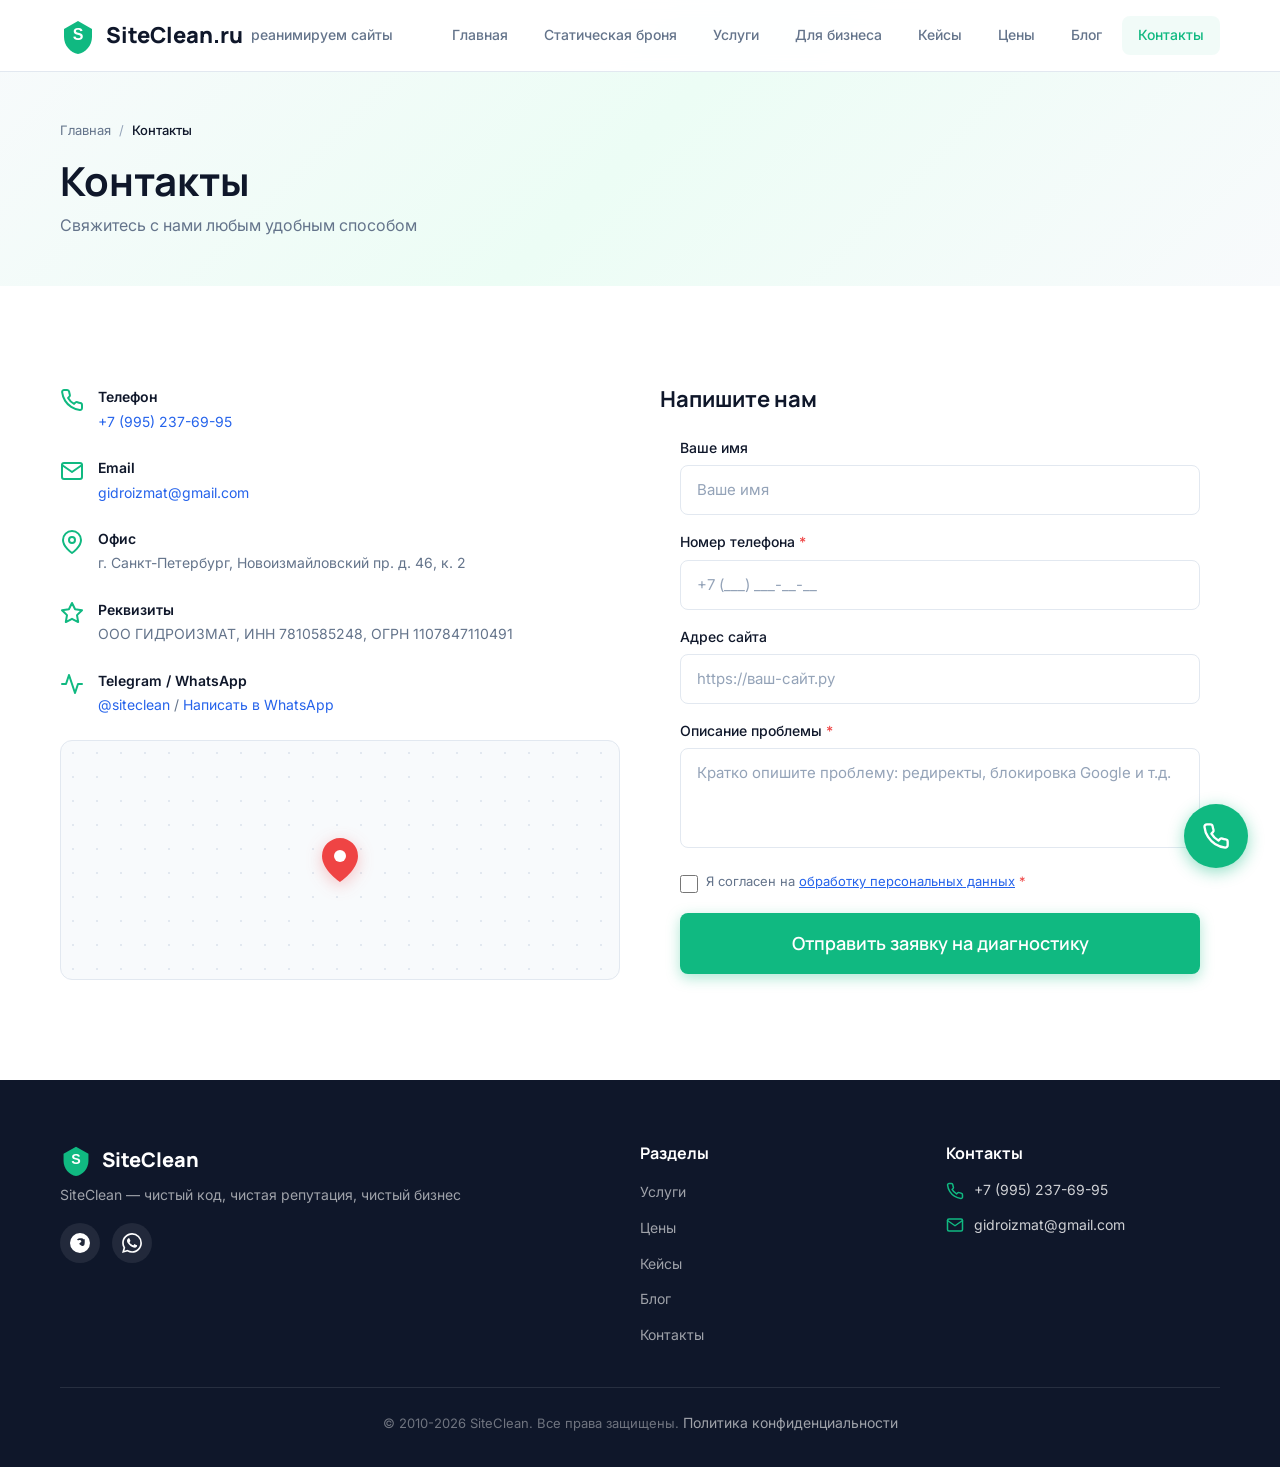
<file: contacts.html>
<!DOCTYPE html>
<html lang="ru">
<head>
  <meta charset="UTF-8">
  <meta name="viewport" content="width=device-width, initial-scale=1.0">
  <meta name="description" content="Контакты сервиса очистки сайтов SiteClean. Телефон: +7 (995) 237-69-95, Email: gidroizmat@gmail.com. Форма связи.">
  <title>Контакты — SiteClean</title>
  <link rel="preconnect" href="https://fonts.googleapis.com">
  <link rel="preconnect" href="https://fonts.gstatic.com" crossorigin>
  <link href="https://fonts.googleapis.com/css2?family=Inter:wght@400;500;600;700&family=Manrope:wght@600;700;800&display=swap" rel="stylesheet">
  <link rel="stylesheet" href="style.css">
  <link rel="icon" type="image/svg+xml" href="data:image/svg+xml,%3Csvg xmlns='http://www.w3.org/2000/svg' viewBox='0 0 32 32'%3E%3Cpath d='M16 2L4 9v6c0 7.2 5.4 13.9 12 15 6.6-1.1 12-7.8 12-15V9L16 2z' fill='%2310B981'/%3E%3Ctext x='16' y='20' text-anchor='middle' font-size='14' font-weight='bold' fill='white' font-family='sans-serif'%3ES%3C/text%3E%3C/svg%3E">
  <script type="text/javascript">
    (function(m,e,t,r,i,k,a){
        m[i]=m[i]||function(){(m[i].a=m[i].a||[]).push(arguments)};
        m[i].l=1*new Date();
        for (var j = 0; j < document.scripts.length; j++) {if (document.scripts[j].src === r) { return; }}
        k=e.createElement(t),a=e.getElementsByTagName(t)[0],k.async=1,k.src=r,a.parentNode.insertBefore(k,a)
    })(window, document,'script','https://mc.yandex.ru/metrika/tag.js?id=109823577', 'ym');
    ym(109823577, 'init', {ssr:true, webvisor:true, clickmap:true, ecommerce:"dataLayer", referrer: document.referrer, url: location.href, accurateTrackBounce:true, trackLinks:true});
  </script>
  <noscript><div><img src="https://mc.yandex.ru/watch/109823577" style="position:absolute; left:-9999px;" alt="" /></div></noscript>
</head>
<body>

  <header class="header">
    <div class="header__container">
      <div class="header__left">
        <a href="index.html" class="header__logo">
          <svg class="header__logo-icon" viewBox="0 0 36 36" fill="none"><path d="M18 3L4 11v8c0 8.2 6.2 15.8 14 17 7.8-1.2 14-8.8 14-17v-8L18 3z" fill="#10B981"/><text x="18" y="22" text-anchor="middle" font-size="16" font-weight="bold" fill="white" font-family="sans-serif">S</text></svg>
          <span class="header__logo-text">SiteClean.ru</span>
        </a>
        <span class="header__tagline">реанимируем сайты</span>
      </div>
      <nav class="header__nav">
        <ul class="header__menu">
          <li class="header__menu-item"><a href="index.html" class="header__menu-link">Главная</a></li>
          <li class="header__menu-item"><a href="static-hardening.html" class="header__menu-link">Статическая броня</a></li>
          <li class="header__menu-item"><a href="services.html" class="header__menu-link">Услуги</a></li>
          <li class="header__menu-item"><a href="business.html" class="header__menu-link">Для бизнеса</a></li>
          <li class="header__menu-item"><a href="cases.html" class="header__menu-link">Кейсы</a></li>
          <li class="header__menu-item"><a href="prices.html" class="header__menu-link">Цены</a></li>
          <li class="header__menu-item"><a href="blog.html" class="header__menu-link">Блог</a></li>
          <li class="header__menu-item"><a href="contacts.html" class="header__menu-link header__menu-link--active">Контакты</a></li>
        </ul>
      </nav>
      <div class="header__overlay"></div>
    </div>
  </header>
  <button class="header__burger" aria-label="Открыть меню">
    <span class="header__burger-line"></span><span class="header__burger-line"></span><span class="header__burger-line"></span>
  </button>

  <main>
    <section class="page-header">
      <div class="container">
        <nav class="breadcrumbs">
          <ul class="breadcrumbs__list">
            <li class="breadcrumbs__item"><a href="index.html" class="breadcrumbs__link">Главная</a></li>
            <li class="breadcrumbs__item"><span class="breadcrumbs__current">Контакты</span></li>
          </ul>
        </nav>
        <h1 class="page-header__title">Контакты</h1>
        <p class="page-header__text">Свяжитесь с нами любым удобным способом</p>
      </div>
    </section>

    <section class="section">
      <div class="container">
        <div class="contacts__grid stagger-children">
          <div>
            <div class="contacts__info">
              <div class="contacts__item">
                <svg class="contacts__item-icon" viewBox="0 0 24 24" fill="none" stroke="currentColor" stroke-width="2" stroke-linecap="round" stroke-linejoin="round"><path d="M22 16.92v3a2 2 0 0 1-2.18 2 19.79 19.79 0 0 1-8.63-3.07 19.5 19.5 0 0 1-6-6 19.79 19.79 0 0 1-3.07-8.67A2 2 0 0 1 4.11 2h3a2 2 0 0 1 2 1.72 12.84 12.84 0 0 0 .7 2.81 2 2 0 0 1-.45 2.11L8.09 9.91a16 16 0 0 0 6 6l1.27-1.27a2 2 0 0 1 2.11-.45 12.84 12.84 0 0 0 2.81.7A2 2 0 0 1 22 16.92z"/></svg>
                <div>
                  <p class="contacts__item-title">Телефон</p>
                  <p class="contacts__item-value"><a href="tel:+79952376995">+7 (995) 237-69-95</a></p>
                </div>
              </div>
              <div class="contacts__item">
                <svg class="contacts__item-icon" viewBox="0 0 24 24" fill="none" stroke="currentColor" stroke-width="2" stroke-linecap="round" stroke-linejoin="round"><path d="M4 4h16c1.1 0 2 .9 2 2v12c0 1.1-.9 2-2 2H4c-1.1 0-2-.9-2-2V6c0-1.1.9-2 2-2z"/><polyline points="22,6 12,13 2,6"/></svg>
                <div>
                  <p class="contacts__item-title">Email</p>
                  <p class="contacts__item-value"><a href="mailto:gidroizmat@gmail.com">gidroizmat@gmail.com</a></p>
                </div>
              </div>
              <div class="contacts__item">
                <svg class="contacts__item-icon" viewBox="0 0 24 24" fill="none" stroke="currentColor" stroke-width="2" stroke-linecap="round" stroke-linejoin="round"><path d="M21 10c0 7-9 13-9 13s-9-6-9-13a9 9 0 0 1 18 0z"/><circle cx="12" cy="10" r="3"/></svg>
                <div>
                  <p class="contacts__item-title">Офис</p>
                  <p class="contacts__item-value">г. Санкт-Петербург, Новоизмайловский пр. д. 46, к. 2</p>
                </div>
              </div>
              <div class="contacts__item">
                <svg class="contacts__item-icon" viewBox="0 0 24 24" fill="none" stroke="currentColor" stroke-width="2" stroke-linecap="round" stroke-linejoin="round"><polygon points="12 2 15.09 8.26 22 9.27 17 14.14 18.18 21.02 12 17.77 5.82 21.02 7 14.14 2 9.27 8.91 8.26 12 2"/></svg>
                <div>
                  <p class="contacts__item-title">Реквизиты</p>
                  <p class="contacts__item-value">ООО ГИДРОИЗМАТ, ИНН 7810585248, ОГРН 1107847110491</p>
                </div>
              </div>
              <div class="contacts__item">
                <svg class="contacts__item-icon" viewBox="0 0 24 24" fill="none" stroke="currentColor" stroke-width="2" stroke-linecap="round" stroke-linejoin="round"><path d="M22 12h-4l-3 9L9 3l-3 9H2"/></svg>
                <div>
                  <p class="contacts__item-title">Telegram / WhatsApp</p>
                  <p class="contacts__item-value">
                    <a href="https://t.me/siteclean" target="_blank" rel="noopener noreferrer">@siteclean</a> /
                    <a href="https://wa.me/79952376995" target="_blank" rel="noopener noreferrer">Написать в WhatsApp</a>
                  </p>
                </div>
              </div>
              <div class="contacts__map">
                <div class="contacts__map-pattern"></div>
                <svg class="contacts__map-pin" viewBox="0 0 24 24" fill="currentColor"><path d="M21 10c0 7-9 13-9 13s-9-6-9-13a9 9 0 0 1 18 0z"/><circle cx="12" cy="10" r="3" fill="white"/></svg>
              </div>
            </div>
          </div>

          <div>
            <h2 style="font-size:22px;margin-bottom:24px">Напишите нам</h2>
            <form class="form js-form" action="https://formspree.io/f/movgnzzk" method="POST">
              <div class="js-form-fields">
                <div class="form__group">
                  <label class="form__label" for="name">Ваше имя</label>
                  <input class="form__input" type="text" id="name" name="name" placeholder="Ваше имя">
                </div>
                <div class="form__group">
                  <label class="form__label" for="phone">Номер телефона <span style="color:var(--color-danger)">*</span></label>
                  <input class="form__input js-phone-mask" type="tel" id="phone" name="phone" placeholder="+7 (___) ___-__-__" required>
                  <p class="form__error">Пожалуйста, введите номер телефона</p>
                </div>
                <div class="form__group">
                  <label class="form__label" for="url">Адрес сайта</label>
                  <input class="form__input" type="url" id="url" name="url" placeholder="https://ваш-сайт.ру">
                </div>
                <div class="form__group">
                  <label class="form__label" for="message">Описание проблемы <span style="color:var(--color-danger)">*</span></label>
                  <textarea class="form__textarea" id="message" name="message" placeholder="Кратко опишите проблему: редиректы, блокировка Google и т.д." required></textarea>
                  <p class="form__error">Пожалуйста, опишите проблему</p>
                </div>
                <div class="form__checkbox-group">
                  <input class="form__checkbox" type="checkbox" id="privacy" name="privacy" required>
                  <label class="form__checkbox-label" for="privacy">Я согласен на <a href="privacy.html" target="_blank">обработку персональных данных</a> <span style="color:var(--color-danger)">*</span></label>
                </div>
                <button class="form__submit btn btn--primary btn--large js-form-submit" type="submit">
                  <span class="btn__text">Отправить заявку на диагностику</span>
                  <span class="form__spinner"></span>
                </button>
              </div>
              <div class="form__success js-form-success">
                <svg class="form__success-icon" viewBox="0 0 24 24" fill="none" stroke="currentColor" stroke-width="2" stroke-linecap="round" stroke-linejoin="round"><path d="M22 11.08V12a10 10 0 1 1-5.93-9.14"/><polyline points="22 4 12 14.01 9 11.01"/></svg>
                <h3 class="form__success-title">Заявка успешно отправлена!</h3>
                <p class="form__success-text">Наш специалист перезвонит вам в течение 15 минут.</p>
              </div>
            </form>
          </div>
        </div>
      </div>
    </section>
  </main>

  <footer class="footer">
    <div class="container">
      <div class="footer__grid">
        <div>
          <div class="footer__brand">
            <svg class="footer__logo-icon" viewBox="0 0 36 36" fill="none"><path d="M18 3L4 11v8c0 8.2 6.2 15.8 14 17 7.8-1.2 14-8.8 14-17v-8L18 3z" fill="#10B981"/><text x="18" y="22" text-anchor="middle" font-size="16" font-weight="bold" fill="white" font-family="sans-serif">S</text></svg>
            <span class="footer__logo-text">SiteClean</span>
          </div>
          <p class="footer__slogan">SiteClean — чистый код, чистая репутация, чистый бизнес</p>
          <div class="footer__social">
            <a href="https://t.me/siteclean" class="footer__social-link" aria-label="Telegram" target="_blank" rel="noopener noreferrer">
              <svg class="footer__social-icon" viewBox="0 0 24 24" fill="currentColor"><path d="M11.944 0A12 12 0 0 0 0 12a12 12 0 0 0 12 12 12 12 0 0 0 12-12A12 12 0 0 0 12 0a12 12 0 0 0-.056 0zm4.962 7.224c.1-.002.321.023.465.14a.506.506 0 0 1 .171.325c.016.127.087.654.087.654s.275 2.97-.3 5.344c-.148.626-.44 1.141-.806 1.456-.402.345-1.073.78-1.86.402-.793-.38-2.505-1.447-3.246-2.185-.016-.016-.387-.387-.169-.763.19-.33.84-.806 1.256-1.153.832-.694 1.599-1.529.659-2.554-.023-.025-.556-.628-1.637-.431-.36.066-.66.134-.933.205-.26.07-.52.139-.748.103-.32-.05-.612-.23-.848-.425-.683-.563-.42-.876.25-1.287.405-.25 1.319-.557 2.39-.68.63-.073 2.154-.17 3.4.181.257.072.501.17.687.347.167.16.25.36.268.57-.022.15.003.26.003.26z"/></svg>
            </a>
            <a href="https://wa.me/79952376995" class="footer__social-link" aria-label="WhatsApp" target="_blank" rel="noopener noreferrer">
              <svg class="footer__social-icon" viewBox="0 0 24 24" fill="currentColor"><path d="M17.472 14.382c-.297-.149-1.758-.867-2.03-.967-.273-.099-.471-.148-.67.15-.197.297-.767.966-.94 1.164-.173.199-.347.223-.644.075-.297-.15-1.255-.463-2.39-1.475-.883-.788-1.48-1.761-1.653-2.059-.173-.297-.018-.458.13-.606.134-.133.298-.347.446-.52.149-.174.198-.298.298-.497.099-.198.05-.371-.025-.52-.075-.149-.669-1.612-.916-2.207-.242-.579-.487-.5-.669-.51-.173-.008-.371-.01-.57-.01-.198 0-.52.074-.792.372-.272.297-1.04 1.016-1.04 2.479 0 1.462 1.065 2.875 1.213 3.074.149.198 2.096 3.2 5.077 4.487.709.306 1.262.489 1.694.625.712.227 1.36.195 1.871.118.571-.085 1.758-.719 2.006-1.413.248-.694.248-1.289.173-1.413-.074-.124-.272-.198-.57-.347m-5.421 7.403h-.004a9.87 9.87 0 01-5.031-1.378l-.361-.214-3.741.982.998-3.648-.235-.374a9.86 9.86 0 01-1.51-5.26c.001-5.45 4.436-9.884 9.888-9.884 2.64 0 5.122 1.03 6.988 2.898a9.825 9.825 0 012.893 6.994c-.003 5.45-4.437 9.884-9.885 9.884m8.413-18.297A11.815 11.815 0 0012.05 0C5.495 0 .16 5.335.157 11.892c0 2.096.547 4.142 1.588 5.945L.057 24l6.305-1.654a11.882 11.882 0 005.683 1.448h.005c6.554 0 11.89-5.335 11.893-11.893a11.821 11.821 0 00-3.48-8.413z"/></svg>
            </a>
          </div>
        </div>
        <div>
          <h4 class="footer__heading">Разделы</h4>
          <ul class="footer__links">
            <li><a href="services.html" class="footer__link">Услуги</a></li>
            <li><a href="prices.html" class="footer__link">Цены</a></li>
            <li><a href="cases.html" class="footer__link">Кейсы</a></li>
            <li><a href="blog.html" class="footer__link">Блог</a></li>
            <li><a href="contacts.html" class="footer__link">Контакты</a></li>
          </ul>
        </div>
        <div>
          <h4 class="footer__heading">Контакты</h4>
          <div class="footer__contacts">
            <a href="tel:+79952376995" class="footer__contact-item">
              <svg class="footer__contact-icon" viewBox="0 0 24 24" fill="none" stroke="currentColor" stroke-width="2" stroke-linecap="round" stroke-linejoin="round"><path d="M22 16.92v3a2 2 0 0 1-2.18 2 19.79 19.79 0 0 1-8.63-3.07 19.5 19.5 0 0 1-6-6 19.79 19.79 0 0 1-3.07-8.67A2 2 0 0 1 4.11 2h3a2 2 0 0 1 2 1.72 12.84 12.84 0 0 0 .7 2.81 2 2 0 0 1-.45 2.11L8.09 9.91a16 16 0 0 0 6 6l1.27-1.27a2 2 0 0 1 2.11-.45 12.84 12.84 0 0 0 2.81.7A2 2 0 0 1 22 16.92z"/></svg>
              +7 (995) 237-69-95
            </a>
            <a href="mailto:gidroizmat@gmail.com" class="footer__contact-item">
              <svg class="footer__contact-icon" viewBox="0 0 24 24" fill="none" stroke="currentColor" stroke-width="2" stroke-linecap="round" stroke-linejoin="round"><path d="M4 4h16c1.1 0 2 .9 2 2v12c0 1.1-.9 2-2 2H4c-1.1 0-2-.9-2-2V6c0-1.1.9-2 2-2z"/><polyline points="22,6 12,13 2,6"/></svg>
              gidroizmat@gmail.com
            </a>
          </div>
        </div>
      </div>
      <div class="footer__bottom">
        <p class="footer__copyright">&copy; 2010-2026 SiteClean. Все права защищены. <a href="privacy.html" class="footer__link">Политика конфиденциальности</a></p>
      </div>
    </div>
  </footer>

  <button class="floating-phone js-floating-phone" aria-label="Связаться с нами">
    <svg class="floating-phone__icon" viewBox="0 0 24 24" fill="none" stroke="currentColor" stroke-width="2" stroke-linecap="round" stroke-linejoin="round"><path d="M22 16.92v3a2 2 0 0 1-2.18 2 19.79 19.79 0 0 1-8.63-3.07 19.5 19.5 0 0 1-6-6 19.79 19.79 0 0 1-3.07-8.67A2 2 0 0 1 4.11 2h3a2 2 0 0 1 2 1.72 12.84 12.84 0 0 0 .7 2.81 2 2 0 0 1-.45 2.11L8.09 9.91a16 16 0 0 0 6 6l1.27-1.27a2 2 0 0 1 2.11-.45 12.84 12.84 0 0 0 2.81.7A2 2 0 0 1 22 16.92z"/></svg>
  </button>

  <script src="script.js"></script>
</body>
</html>
</file>
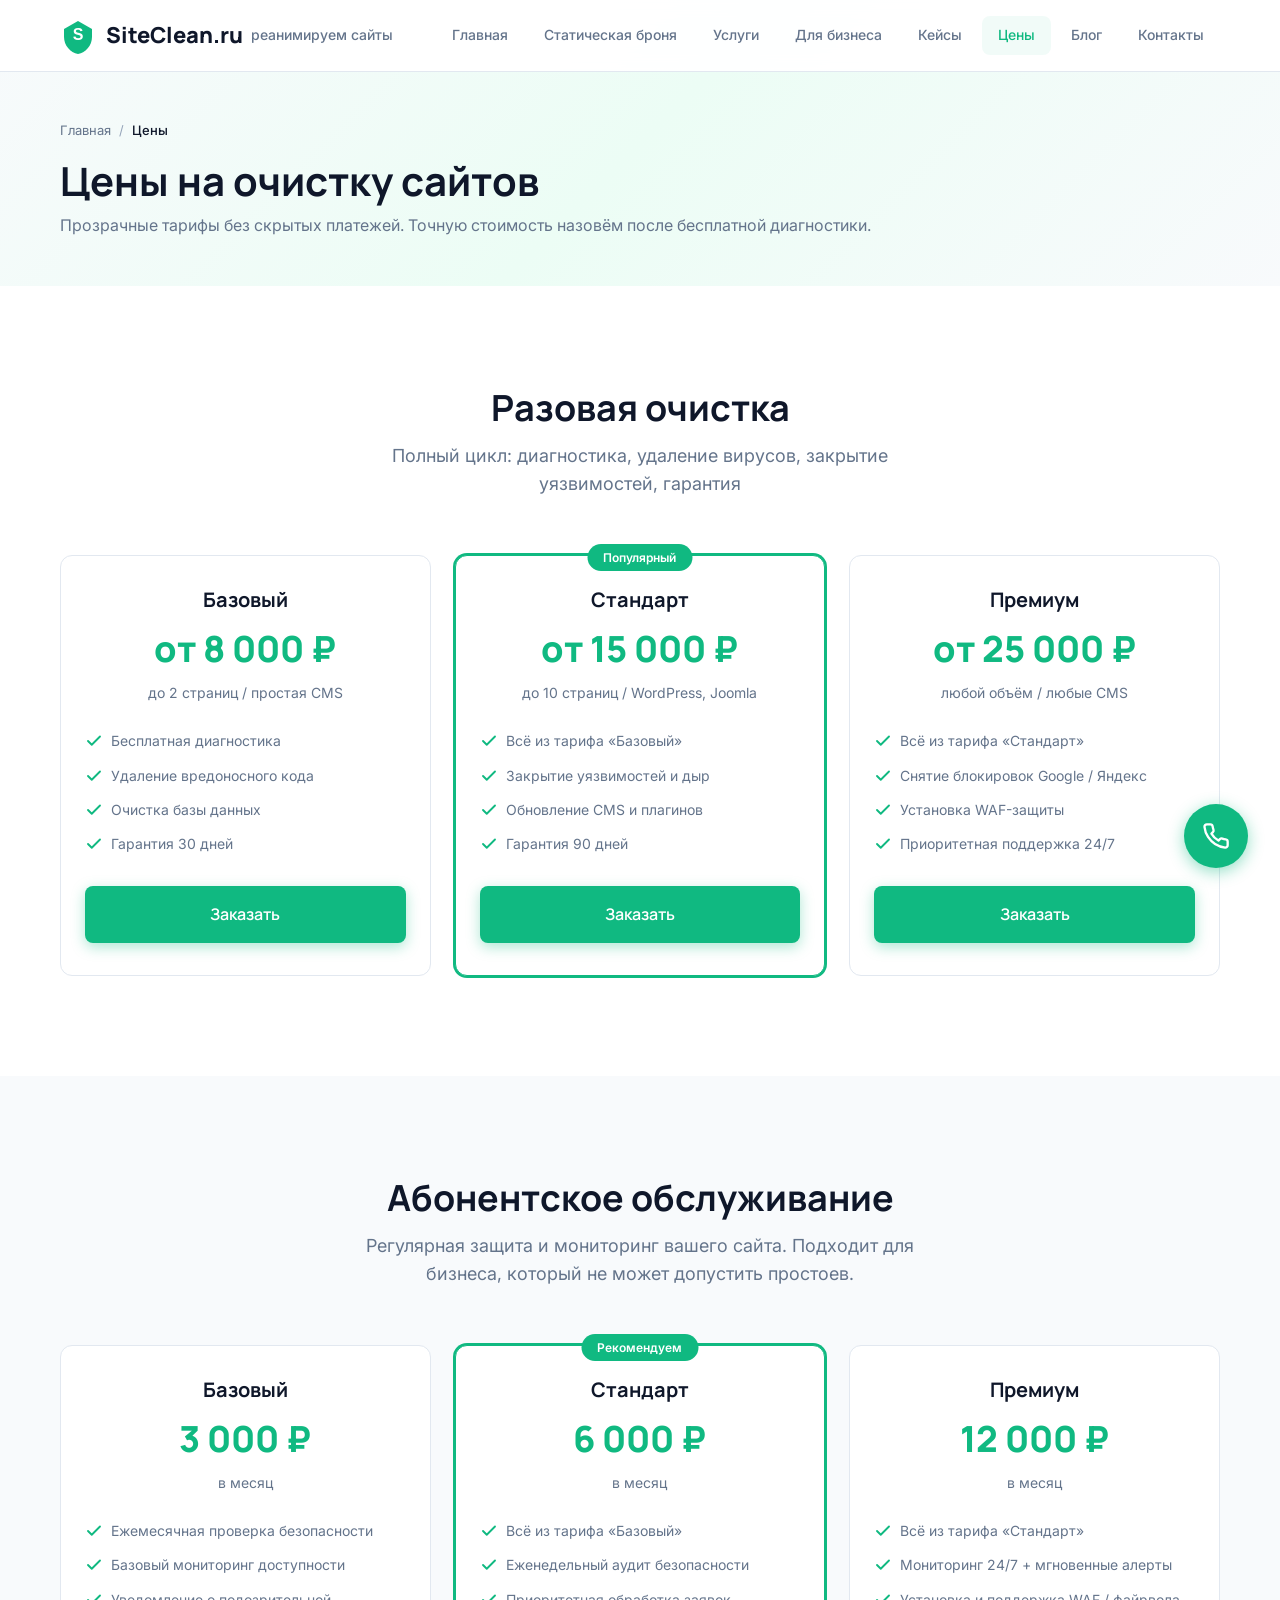
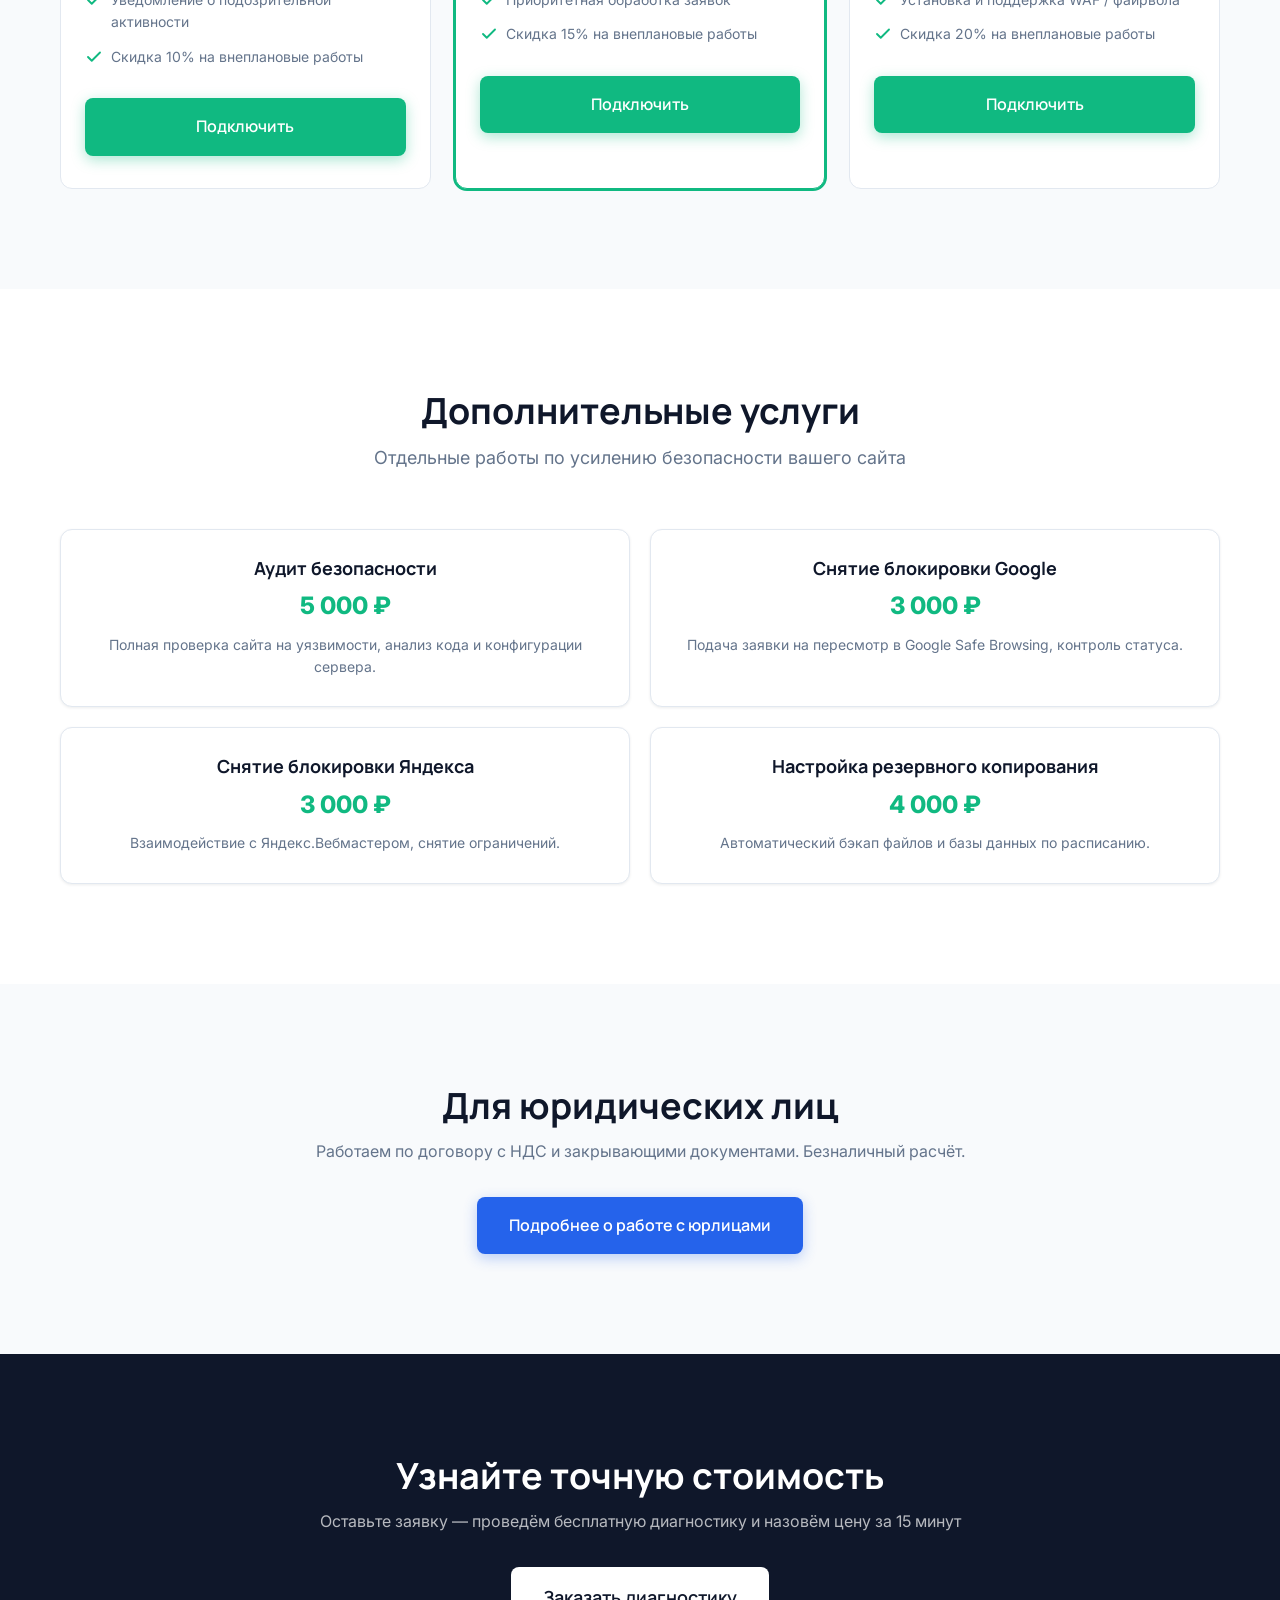
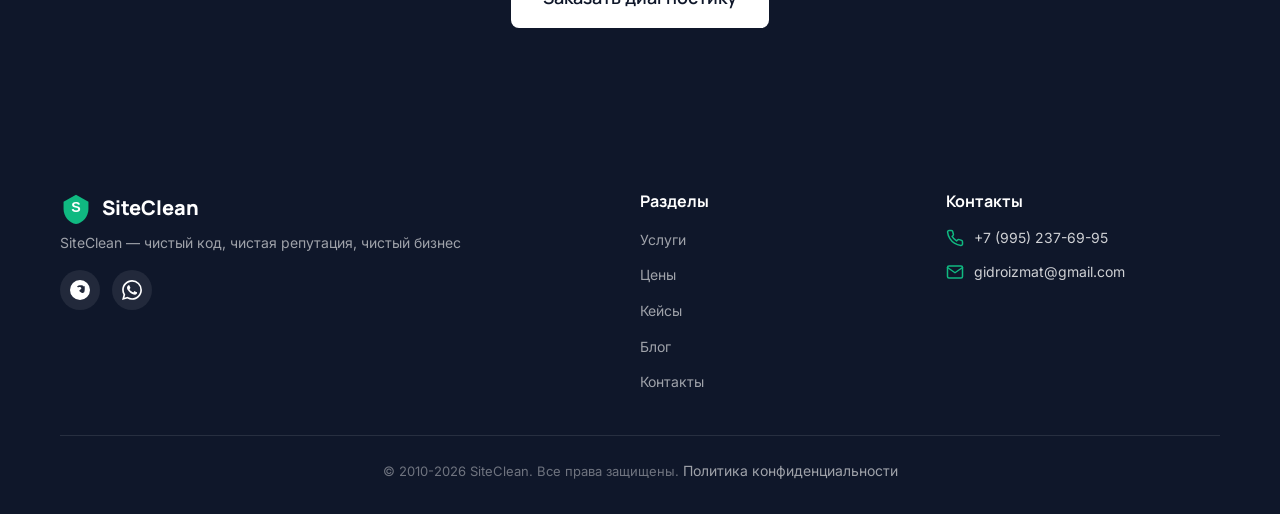
<file: prices.html>
<!DOCTYPE html>
<html lang="ru">
<head>
  <meta charset="UTF-8">
  <meta name="viewport" content="width=device-width, initial-scale=1.0">
  <meta name="description" content="Цены на очистку сайтов от вирусов. 3 тарифа разовой очистки от 8 000 ₽ и 3 тарифа абонентского обслуживания от 3 000 ₽/мес.">
  <title>Цены на очистку сайтов — SiteClean</title>
  <link rel="preconnect" href="https://fonts.googleapis.com">
  <link rel="preconnect" href="https://fonts.gstatic.com" crossorigin>
  <link href="https://fonts.googleapis.com/css2?family=Inter:wght@400;500;600;700&family=Manrope:wght@600;700;800&display=swap" rel="stylesheet">
  <link rel="stylesheet" href="style.css">
  <link rel="icon" type="image/svg+xml" href="data:image/svg+xml,%3Csvg xmlns='http://www.w3.org/2000/svg' viewBox='0 0 32 32'%3E%3Cpath d='M16 2L4 9v6c0 7.2 5.4 13.9 12 15 6.6-1.1 12-7.8 12-15V9L16 2z' fill='%2310B981'/%3E%3Ctext x='16' y='20' text-anchor='middle' font-size='14' font-weight='bold' fill='white' font-family='sans-serif'%3ES%3C/text%3E%3C/svg%3E">
  <script type="text/javascript">
    (function(m,e,t,r,i,k,a){
        m[i]=m[i]||function(){(m[i].a=m[i].a||[]).push(arguments)};
        m[i].l=1*new Date();
        for (var j = 0; j < document.scripts.length; j++) {if (document.scripts[j].src === r) { return; }}
        k=e.createElement(t),a=e.getElementsByTagName(t)[0],k.async=1,k.src=r,a.parentNode.insertBefore(k,a)
    })(window, document,'script','https://mc.yandex.ru/metrika/tag.js?id=109823577', 'ym');
    ym(109823577, 'init', {ssr:true, webvisor:true, clickmap:true, ecommerce:"dataLayer", referrer: document.referrer, url: location.href, accurateTrackBounce:true, trackLinks:true});
  </script>
  <noscript><div><img src="https://mc.yandex.ru/watch/109823577" style="position:absolute; left:-9999px;" alt="" /></div></noscript>
</head>
<body>

  <header class="header">
    <div class="header__container">
      <div class="header__left">
        <a href="index.html" class="header__logo">
          <svg class="header__logo-icon" viewBox="0 0 36 36" fill="none"><path d="M18 3L4 11v8c0 8.2 6.2 15.8 14 17 7.8-1.2 14-8.8 14-17v-8L18 3z" fill="#10B981"/><text x="18" y="22" text-anchor="middle" font-size="16" font-weight="bold" fill="white" font-family="sans-serif">S</text></svg>
          <span class="header__logo-text">SiteClean.ru</span>
        </a>
        <span class="header__tagline">реанимируем сайты</span>
      </div>
      <nav class="header__nav">
        <ul class="header__menu">
          <li class="header__menu-item"><a href="index.html" class="header__menu-link">Главная</a></li>
          <li class="header__menu-item"><a href="static-hardening.html" class="header__menu-link">Статическая броня</a></li>
          <li class="header__menu-item"><a href="services.html" class="header__menu-link">Услуги</a></li>
          <li class="header__menu-item"><a href="business.html" class="header__menu-link">Для бизнеса</a></li>
          <li class="header__menu-item"><a href="cases.html" class="header__menu-link">Кейсы</a></li>
          <li class="header__menu-item"><a href="prices.html" class="header__menu-link header__menu-link--active">Цены</a></li>
          <li class="header__menu-item"><a href="blog.html" class="header__menu-link">Блог</a></li>
          <li class="header__menu-item"><a href="contacts.html" class="header__menu-link">Контакты</a></li>
        </ul>
      </nav>
      <div class="header__overlay"></div>
    </div>
  </header>
  <button class="header__burger" aria-label="Открыть меню">
    <span class="header__burger-line"></span><span class="header__burger-line"></span><span class="header__burger-line"></span>
  </button>

  <main>
    <section class="page-header">
      <div class="container">
        <nav class="breadcrumbs">
          <ul class="breadcrumbs__list">
            <li class="breadcrumbs__item"><a href="index.html" class="breadcrumbs__link">Главная</a></li>
            <li class="breadcrumbs__item"><span class="breadcrumbs__current">Цены</span></li>
          </ul>
        </nav>
        <h1 class="page-header__title">Цены на очистку сайтов</h1>
        <p class="page-header__text">Прозрачные тарифы без скрытых платежей. Точную стоимость назовём после бесплатной диагностики.</p>
      </div>
    </section>

    <!-- One-time cleaning -->
    <section class="section" id="one-time">
      <div class="container">
        <div class="section__intro fade-in-up">
          <h2 class="section-title">Разовая очистка</h2>
          <p class="section-subtitle">Полный цикл: диагностика, удаление вирусов, закрытие уязвимостей, гарантия</p>
        </div>
        <div class="prices__grid stagger-children">
          <div class="price-card">
            <h3 class="price-card__name">Базовый</h3>
            <div class="price-card__price">от 8 000 ₽</div>
            <div class="price-card__period">до 2 страниц / простая CMS</div>
            <ul class="price-card__features">
              <li class="price-card__feature">
                <svg class="price-card__feature-icon" viewBox="0 0 24 24" fill="none" stroke="currentColor" stroke-width="2.5" stroke-linecap="round" stroke-linejoin="round"><polyline points="20 6 9 17 4 12"/></svg>
                Бесплатная диагностика
              </li>
              <li class="price-card__feature">
                <svg class="price-card__feature-icon" viewBox="0 0 24 24" fill="none" stroke="currentColor" stroke-width="2.5" stroke-linecap="round" stroke-linejoin="round"><polyline points="20 6 9 17 4 12"/></svg>
                Удаление вредоносного кода
              </li>
              <li class="price-card__feature">
                <svg class="price-card__feature-icon" viewBox="0 0 24 24" fill="none" stroke="currentColor" stroke-width="2.5" stroke-linecap="round" stroke-linejoin="round"><polyline points="20 6 9 17 4 12"/></svg>
                Очистка базы данных
              </li>
              <li class="price-card__feature">
                <svg class="price-card__feature-icon" viewBox="0 0 24 24" fill="none" stroke="currentColor" stroke-width="2.5" stroke-linecap="round" stroke-linejoin="round"><polyline points="20 6 9 17 4 12"/></svg>
                Гарантия 30 дней
              </li>
            </ul>
            <a href="contacts.html#form" class="btn btn--primary" style="width:100%">Заказать</a>
          </div>
          <div class="price-card price-card--featured">
            <span class="price-card__badge">Популярный</span>
            <h3 class="price-card__name">Стандарт</h3>
            <div class="price-card__price">от 15 000 ₽</div>
            <div class="price-card__period">до 10 страниц / WordPress, Joomla</div>
            <ul class="price-card__features">
              <li class="price-card__feature">
                <svg class="price-card__feature-icon" viewBox="0 0 24 24" fill="none" stroke="currentColor" stroke-width="2.5" stroke-linecap="round" stroke-linejoin="round"><polyline points="20 6 9 17 4 12"/></svg>
                Всё из тарифа «Базовый»
              </li>
              <li class="price-card__feature">
                <svg class="price-card__feature-icon" viewBox="0 0 24 24" fill="none" stroke="currentColor" stroke-width="2.5" stroke-linecap="round" stroke-linejoin="round"><polyline points="20 6 9 17 4 12"/></svg>
                Закрытие уязвимостей и дыр
              </li>
              <li class="price-card__feature">
                <svg class="price-card__feature-icon" viewBox="0 0 24 24" fill="none" stroke="currentColor" stroke-width="2.5" stroke-linecap="round" stroke-linejoin="round"><polyline points="20 6 9 17 4 12"/></svg>
                Обновление CMS и плагинов
              </li>
              <li class="price-card__feature">
                <svg class="price-card__feature-icon" viewBox="0 0 24 24" fill="none" stroke="currentColor" stroke-width="2.5" stroke-linecap="round" stroke-linejoin="round"><polyline points="20 6 9 17 4 12"/></svg>
                Гарантия 90 дней
              </li>
            </ul>
            <a href="contacts.html#form" class="btn btn--primary" style="width:100%">Заказать</a>
          </div>
          <div class="price-card">
            <h3 class="price-card__name">Премиум</h3>
            <div class="price-card__price">от 25 000 ₽</div>
            <div class="price-card__period">любой объём / любые CMS</div>
            <ul class="price-card__features">
              <li class="price-card__feature">
                <svg class="price-card__feature-icon" viewBox="0 0 24 24" fill="none" stroke="currentColor" stroke-width="2.5" stroke-linecap="round" stroke-linejoin="round"><polyline points="20 6 9 17 4 12"/></svg>
                Всё из тарифа «Стандарт»
              </li>
              <li class="price-card__feature">
                <svg class="price-card__feature-icon" viewBox="0 0 24 24" fill="none" stroke="currentColor" stroke-width="2.5" stroke-linecap="round" stroke-linejoin="round"><polyline points="20 6 9 17 4 12"/></svg>
                Снятие блокировок Google / Яндекс
              </li>
              <li class="price-card__feature">
                <svg class="price-card__feature-icon" viewBox="0 0 24 24" fill="none" stroke="currentColor" stroke-width="2.5" stroke-linecap="round" stroke-linejoin="round"><polyline points="20 6 9 17 4 12"/></svg>
                Установка WAF-защиты
              </li>
              <li class="price-card__feature">
                <svg class="price-card__feature-icon" viewBox="0 0 24 24" fill="none" stroke="currentColor" stroke-width="2.5" stroke-linecap="round" stroke-linejoin="round"><polyline points="20 6 9 17 4 12"/></svg>
                Приоритетная поддержка 24/7
              </li>
            </ul>
            <a href="contacts.html#form" class="btn btn--primary" style="width:100%">Заказать</a>
          </div>
        </div>
      </div>
    </section>

    <!-- Subscription -->
    <section class="section section--alt" id="subscription">
      <div class="container">
        <div class="section__intro fade-in-up">
          <h2 class="section-title">Абонентское обслуживание</h2>
          <p class="section-subtitle">Регулярная защита и мониторинг вашего сайта. Подходит для бизнеса, который не может допустить простоев.</p>
        </div>
        <div class="prices__grid stagger-children">
          <div class="price-card">
            <h3 class="price-card__name">Базовый</h3>
            <div class="price-card__price">3 000 ₽</div>
            <div class="price-card__period">в месяц</div>
            <ul class="price-card__features">
              <li class="price-card__feature">
                <svg class="price-card__feature-icon" viewBox="0 0 24 24" fill="none" stroke="currentColor" stroke-width="2.5" stroke-linecap="round" stroke-linejoin="round"><polyline points="20 6 9 17 4 12"/></svg>
                Ежемесячная проверка безопасности
              </li>
              <li class="price-card__feature">
                <svg class="price-card__feature-icon" viewBox="0 0 24 24" fill="none" stroke="currentColor" stroke-width="2.5" stroke-linecap="round" stroke-linejoin="round"><polyline points="20 6 9 17 4 12"/></svg>
                Базовый мониторинг доступности
              </li>
              <li class="price-card__feature">
                <svg class="price-card__feature-icon" viewBox="0 0 24 24" fill="none" stroke="currentColor" stroke-width="2.5" stroke-linecap="round" stroke-linejoin="round"><polyline points="20 6 9 17 4 12"/></svg>
                Уведомление о подозрительной активности
              </li>
              <li class="price-card__feature">
                <svg class="price-card__feature-icon" viewBox="0 0 24 24" fill="none" stroke="currentColor" stroke-width="2.5" stroke-linecap="round" stroke-linejoin="round"><polyline points="20 6 9 17 4 12"/></svg>
                Скидка 10% на внеплановые работы
              </li>
            </ul>
            <a href="contacts.html#form" class="btn btn--primary" style="width:100%">Подключить</a>
          </div>
          <div class="price-card price-card--featured">
            <span class="price-card__badge">Рекомендуем</span>
            <h3 class="price-card__name">Стандарт</h3>
            <div class="price-card__price">6 000 ₽</div>
            <div class="price-card__period">в месяц</div>
            <ul class="price-card__features">
              <li class="price-card__feature">
                <svg class="price-card__feature-icon" viewBox="0 0 24 24" fill="none" stroke="currentColor" stroke-width="2.5" stroke-linecap="round" stroke-linejoin="round"><polyline points="20 6 9 17 4 12"/></svg>
                Всё из тарифа «Базовый»
              </li>
              <li class="price-card__feature">
                <svg class="price-card__feature-icon" viewBox="0 0 24 24" fill="none" stroke="currentColor" stroke-width="2.5" stroke-linecap="round" stroke-linejoin="round"><polyline points="20 6 9 17 4 12"/></svg>
                Еженедельный аудит безопасности
              </li>
              <li class="price-card__feature">
                <svg class="price-card__feature-icon" viewBox="0 0 24 24" fill="none" stroke="currentColor" stroke-width="2.5" stroke-linecap="round" stroke-linejoin="round"><polyline points="20 6 9 17 4 12"/></svg>
                Приоритетная обработка заявок
              </li>
              <li class="price-card__feature">
                <svg class="price-card__feature-icon" viewBox="0 0 24 24" fill="none" stroke="currentColor" stroke-width="2.5" stroke-linecap="round" stroke-linejoin="round"><polyline points="20 6 9 17 4 12"/></svg>
                Скидка 15% на внеплановые работы
              </li>
            </ul>
            <a href="contacts.html#form" class="btn btn--primary" style="width:100%">Подключить</a>
          </div>
          <div class="price-card">
            <h3 class="price-card__name">Премиум</h3>
            <div class="price-card__price">12 000 ₽</div>
            <div class="price-card__period">в месяц</div>
            <ul class="price-card__features">
              <li class="price-card__feature">
                <svg class="price-card__feature-icon" viewBox="0 0 24 24" fill="none" stroke="currentColor" stroke-width="2.5" stroke-linecap="round" stroke-linejoin="round"><polyline points="20 6 9 17 4 12"/></svg>
                Всё из тарифа «Стандарт»
              </li>
              <li class="price-card__feature">
                <svg class="price-card__feature-icon" viewBox="0 0 24 24" fill="none" stroke="currentColor" stroke-width="2.5" stroke-linecap="round" stroke-linejoin="round"><polyline points="20 6 9 17 4 12"/></svg>
                Мониторинг 24/7 + мгновенные алерты
              </li>
              <li class="price-card__feature">
                <svg class="price-card__feature-icon" viewBox="0 0 24 24" fill="none" stroke="currentColor" stroke-width="2.5" stroke-linecap="round" stroke-linejoin="round"><polyline points="20 6 9 17 4 12"/></svg>
                Установка и поддержка WAF / файрвола
              </li>
              <li class="price-card__feature">
                <svg class="price-card__feature-icon" viewBox="0 0 24 24" fill="none" stroke="currentColor" stroke-width="2.5" stroke-linecap="round" stroke-linejoin="round"><polyline points="20 6 9 17 4 12"/></svg>
                Скидка 20% на внеплановые работы
              </li>
            </ul>
            <a href="contacts.html#form" class="btn btn--primary" style="width:100%">Подключить</a>
          </div>
        </div>
      </div>
    </section>

    <!-- Additional Services -->
    <section class="section" id="additional">
      <div class="container">
        <div class="section__intro fade-in-up">
          <h2 class="section-title">Дополнительные услуги</h2>
          <p class="section-subtitle">Отдельные работы по усилению безопасности вашего сайта</p>
        </div>
        <div class="business__grid stagger-children">
          <div class="business-card" style="text-align:center">
            <h3 class="business-card__title">Аудит безопасности</h3>
            <p style="font-size:24px;font-weight:800;color:var(--color-accent);margin:8px 0">5 000 ₽</p>
            <p class="business-card__text">Полная проверка сайта на уязвимости, анализ кода и конфигурации сервера.</p>
          </div>
          <div class="business-card" style="text-align:center">
            <h3 class="business-card__title">Снятие блокировки Google</h3>
            <p style="font-size:24px;font-weight:800;color:var(--color-accent);margin:8px 0">3 000 ₽</p>
            <p class="business-card__text">Подача заявки на пересмотр в Google Safe Browsing, контроль статуса.</p>
          </div>
          <div class="business-card" style="text-align:center">
            <h3 class="business-card__title">Снятие блокировки Яндекса</h3>
            <p style="font-size:24px;font-weight:800;color:var(--color-accent);margin:8px 0">3 000 ₽</p>
            <p class="business-card__text">Взаимодействие с Яндекс.Вебмастером, снятие ограничений.</p>
          </div>
          <div class="business-card" style="text-align:center">
            <h3 class="business-card__title">Настройка резервного копирования</h3>
            <p style="font-size:24px;font-weight:800;color:var(--color-accent);margin:8px 0">4 000 ₽</p>
            <p class="business-card__text">Автоматический бэкап файлов и базы данных по расписанию.</p>
          </div>
        </div>
      </div>
    </section>

    <!-- For legal entities -->
    <section class="section section--alt fade-in-up">
      <div class="container">
        <div class="cta">
          <h2 class="cta__title">Для юридических лиц</h2>
          <p class="cta__subtitle">Работаем по договору с НДС и закрывающими документами. Безналичный расчёт.</p>
          <a href="business.html" class="btn btn--secondary">Подробнее о работе с юрлицами</a>
        </div>
      </div>
    </section>

    <section class="section section--dark">
      <div class="container">
        <div class="cta fade-in-up">
          <h2 class="cta__title">Узнайте точную стоимость</h2>
          <p class="cta__subtitle">Оставьте заявку — проведём бесплатную диагностику и назовём цену за 15 минут</p>
          <a href="contacts.html#form" class="btn btn--primary btn--large" style="background:#fff;color:#0F172A;box-shadow:none">Заказать диагностику</a>
        </div>
      </div>
    </section>
  </main>

  <footer class="footer">
    <div class="container">
      <div class="footer__grid">
        <div>
          <div class="footer__brand">
            <svg class="footer__logo-icon" viewBox="0 0 36 36" fill="none"><path d="M18 3L4 11v8c0 8.2 6.2 15.8 14 17 7.8-1.2 14-8.8 14-17v-8L18 3z" fill="#10B981"/><text x="18" y="22" text-anchor="middle" font-size="16" font-weight="bold" fill="white" font-family="sans-serif">S</text></svg>
            <span class="footer__logo-text">SiteClean</span>
          </div>
          <p class="footer__slogan">SiteClean — чистый код, чистая репутация, чистый бизнес</p>
          <div class="footer__social">
            <a href="https://t.me/siteclean" class="footer__social-link" aria-label="Telegram" target="_blank" rel="noopener noreferrer">
              <svg class="footer__social-icon" viewBox="0 0 24 24" fill="currentColor"><path d="M11.944 0A12 12 0 0 0 0 12a12 12 0 0 0 12 12 12 12 0 0 0 12-12A12 12 0 0 0 12 0a12 12 0 0 0-.056 0zm4.962 7.224c.1-.002.321.023.465.14a.506.506 0 0 1 .171.325c.016.127.087.654.087.654s.275 2.97-.3 5.344c-.148.626-.44 1.141-.806 1.456-.402.345-1.073.78-1.86.402-.793-.38-2.505-1.447-3.246-2.185-.016-.016-.387-.387-.169-.763.19-.33.84-.806 1.256-1.153.832-.694 1.599-1.529.659-2.554-.023-.025-.556-.628-1.637-.431-.36.066-.66.134-.933.205-.26.07-.52.139-.748.103-.32-.05-.612-.23-.848-.425-.683-.563-.42-.876.25-1.287.405-.25 1.319-.557 2.39-.68.63-.073 2.154-.17 3.4.181.257.072.501.17.687.347.167.16.25.36.268.57-.022.15.003.26.003.26z"/></svg>
            </a>
            <a href="https://wa.me/79952376995" class="footer__social-link" aria-label="WhatsApp" target="_blank" rel="noopener noreferrer">
              <svg class="footer__social-icon" viewBox="0 0 24 24" fill="currentColor"><path d="M17.472 14.382c-.297-.149-1.758-.867-2.03-.967-.273-.099-.471-.148-.67.15-.197.297-.767.966-.94 1.164-.173.199-.347.223-.644.075-.297-.15-1.255-.463-2.39-1.475-.883-.788-1.48-1.761-1.653-2.059-.173-.297-.018-.458.13-.606.134-.133.298-.347.446-.52.149-.174.198-.298.298-.497.099-.198.05-.371-.025-.52-.075-.149-.669-1.612-.916-2.207-.242-.579-.487-.5-.669-.51-.173-.008-.371-.01-.57-.01-.198 0-.52.074-.792.372-.272.297-1.04 1.016-1.04 2.479 0 1.462 1.065 2.875 1.213 3.074.149.198 2.096 3.2 5.077 4.487.709.306 1.262.489 1.694.625.712.227 1.36.195 1.871.118.571-.085 1.758-.719 2.006-1.413.248-.694.248-1.289.173-1.413-.074-.124-.272-.198-.57-.347m-5.421 7.403h-.004a9.87 9.87 0 01-5.031-1.378l-.361-.214-3.741.982.998-3.648-.235-.374a9.86 9.86 0 01-1.51-5.26c.001-5.45 4.436-9.884 9.888-9.884 2.64 0 5.122 1.03 6.988 2.898a9.825 9.825 0 012.893 6.994c-.003 5.45-4.437 9.884-9.885 9.884m8.413-18.297A11.815 11.815 0 0012.05 0C5.495 0 .16 5.335.157 11.892c0 2.096.547 4.142 1.588 5.945L.057 24l6.305-1.654a11.882 11.882 0 005.683 1.448h.005c6.554 0 11.89-5.335 11.893-11.893a11.821 11.821 0 00-3.48-8.413z"/></svg>
            </a>
          </div>
        </div>
        <div>
          <h4 class="footer__heading">Разделы</h4>
          <ul class="footer__links">
            <li><a href="services.html" class="footer__link">Услуги</a></li>
            <li><a href="prices.html" class="footer__link">Цены</a></li>
            <li><a href="cases.html" class="footer__link">Кейсы</a></li>
            <li><a href="blog.html" class="footer__link">Блог</a></li>
            <li><a href="contacts.html" class="footer__link">Контакты</a></li>
          </ul>
        </div>
        <div>
          <h4 class="footer__heading">Контакты</h4>
          <div class="footer__contacts">
            <a href="tel:+79952376995" class="footer__contact-item">
              <svg class="footer__contact-icon" viewBox="0 0 24 24" fill="none" stroke="currentColor" stroke-width="2" stroke-linecap="round" stroke-linejoin="round"><path d="M22 16.92v3a2 2 0 0 1-2.18 2 19.79 19.79 0 0 1-8.63-3.07 19.5 19.5 0 0 1-6-6 19.79 19.79 0 0 1-3.07-8.67A2 2 0 0 1 4.11 2h3a2 2 0 0 1 2 1.72 12.84 12.84 0 0 0 .7 2.81 2 2 0 0 1-.45 2.11L8.09 9.91a16 16 0 0 0 6 6l1.27-1.27a2 2 0 0 1 2.11-.45 12.84 12.84 0 0 0 2.81.7A2 2 0 0 1 22 16.92z"/></svg>
              +7 (995) 237-69-95
            </a>
            <a href="mailto:gidroizmat@gmail.com" class="footer__contact-item">
              <svg class="footer__contact-icon" viewBox="0 0 24 24" fill="none" stroke="currentColor" stroke-width="2" stroke-linecap="round" stroke-linejoin="round"><path d="M4 4h16c1.1 0 2 .9 2 2v12c0 1.1-.9 2-2 2H4c-1.1 0-2-.9-2-2V6c0-1.1.9-2 2-2z"/><polyline points="22,6 12,13 2,6"/></svg>
              gidroizmat@gmail.com
            </a>
          </div>
        </div>
      </div>
      <div class="footer__bottom">
        <p class="footer__copyright">&copy; 2010-2026 SiteClean. Все права защищены. <a href="privacy.html" class="footer__link">Политика конфиденциальности</a></p>
      </div>
    </div>
  </footer>

  <button class="floating-phone js-floating-phone" aria-label="Связаться с нами">
    <svg class="floating-phone__icon" viewBox="0 0 24 24" fill="none" stroke="currentColor" stroke-width="2" stroke-linecap="round" stroke-linejoin="round"><path d="M22 16.92v3a2 2 0 0 1-2.18 2 19.79 19.79 0 0 1-8.63-3.07 19.5 19.5 0 0 1-6-6 19.79 19.79 0 0 1-3.07-8.67A2 2 0 0 1 4.11 2h3a2 2 0 0 1 2 1.72 12.84 12.84 0 0 0 .7 2.81 2 2 0 0 1-.45 2.11L8.09 9.91a16 16 0 0 0 6 6l1.27-1.27a2 2 0 0 1 2.11-.45 12.84 12.84 0 0 0 2.81.7A2 2 0 0 1 22 16.92z"/></svg>
  </button>

  <script src="script.js"></script>
</body>
</html>
</file>
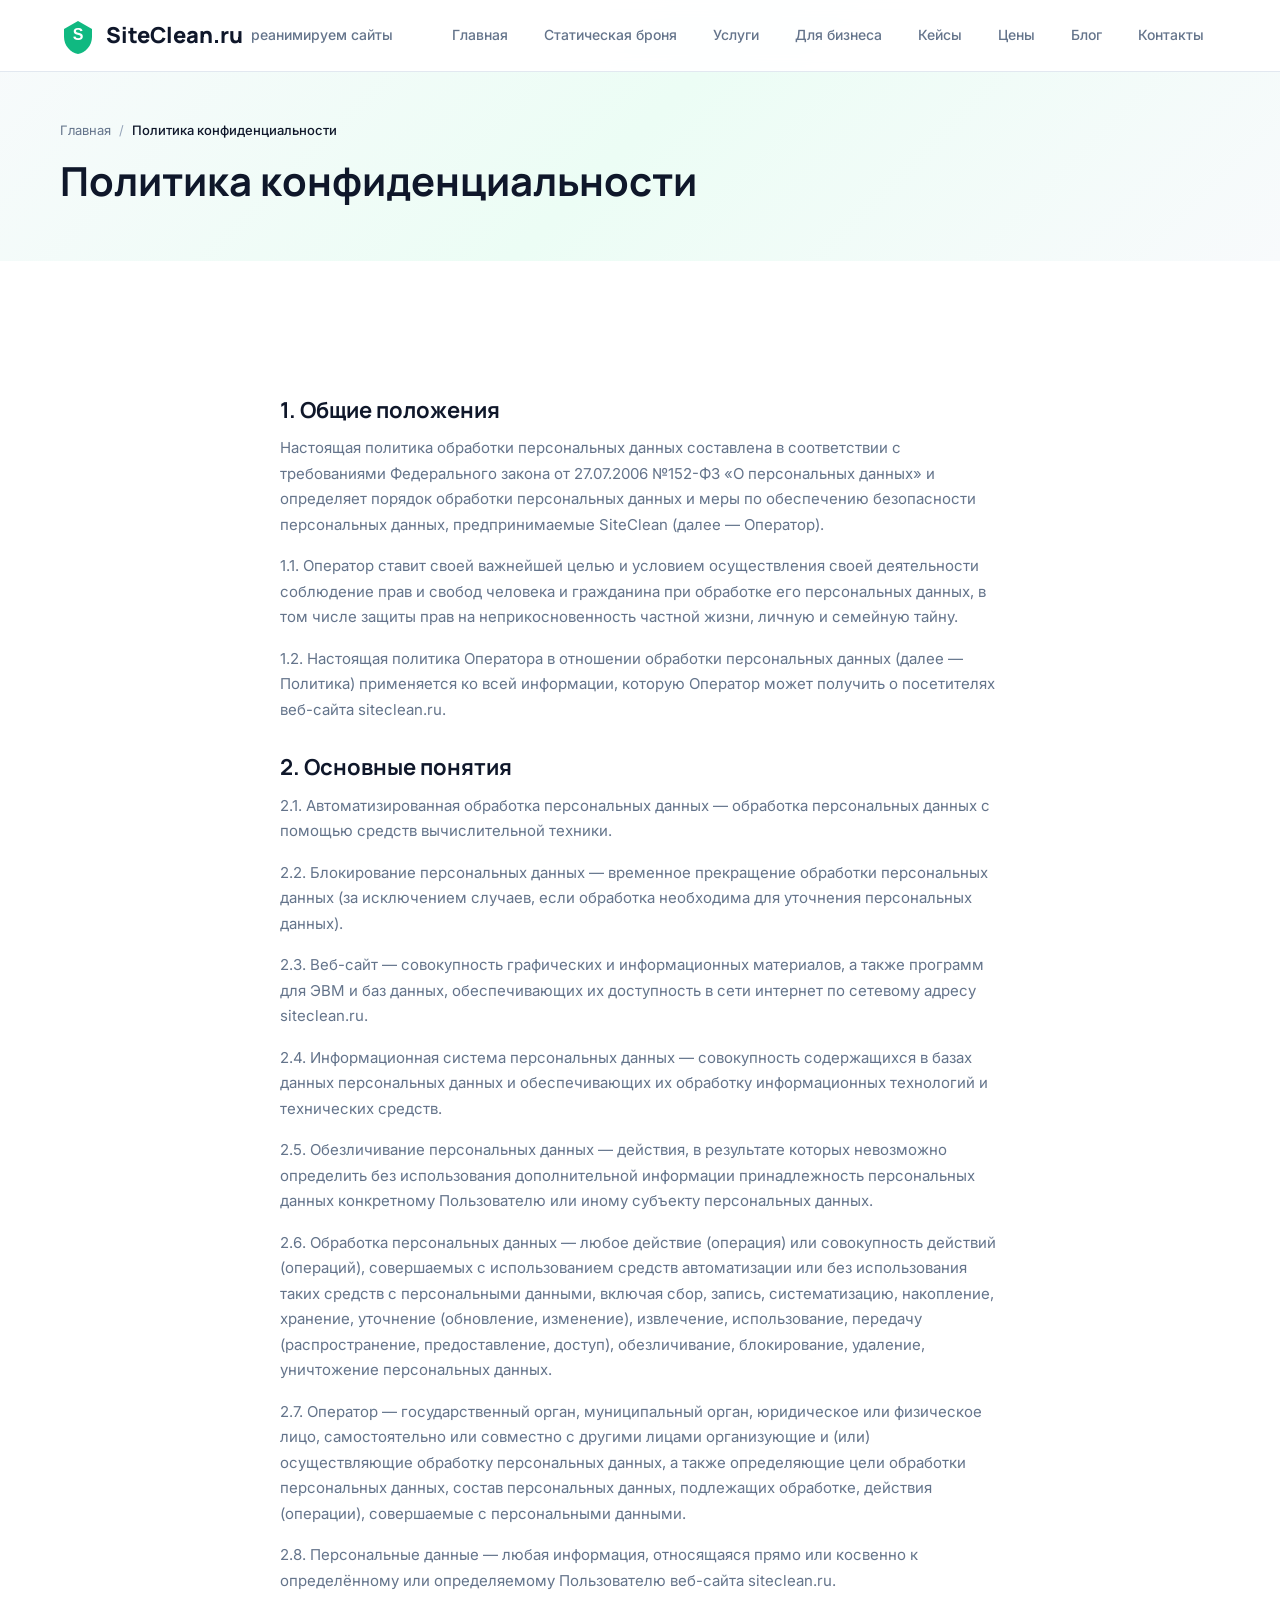
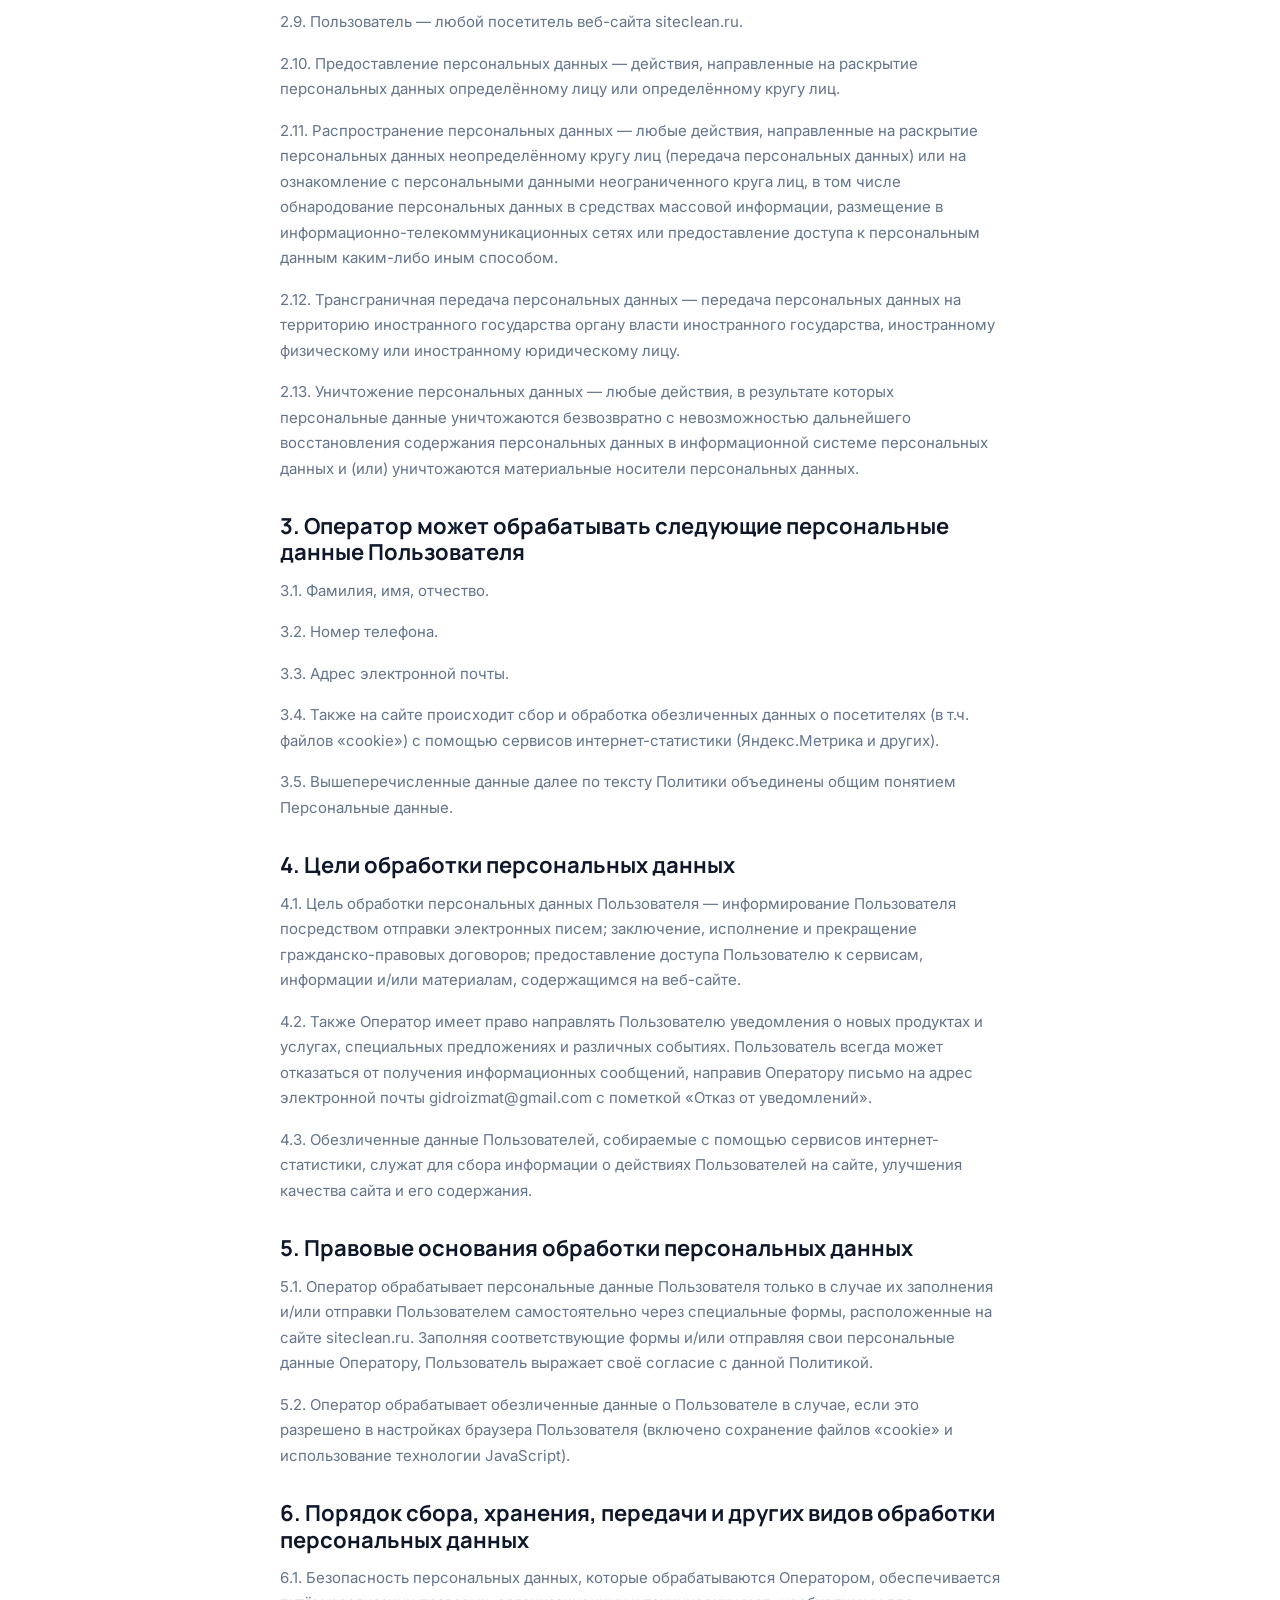
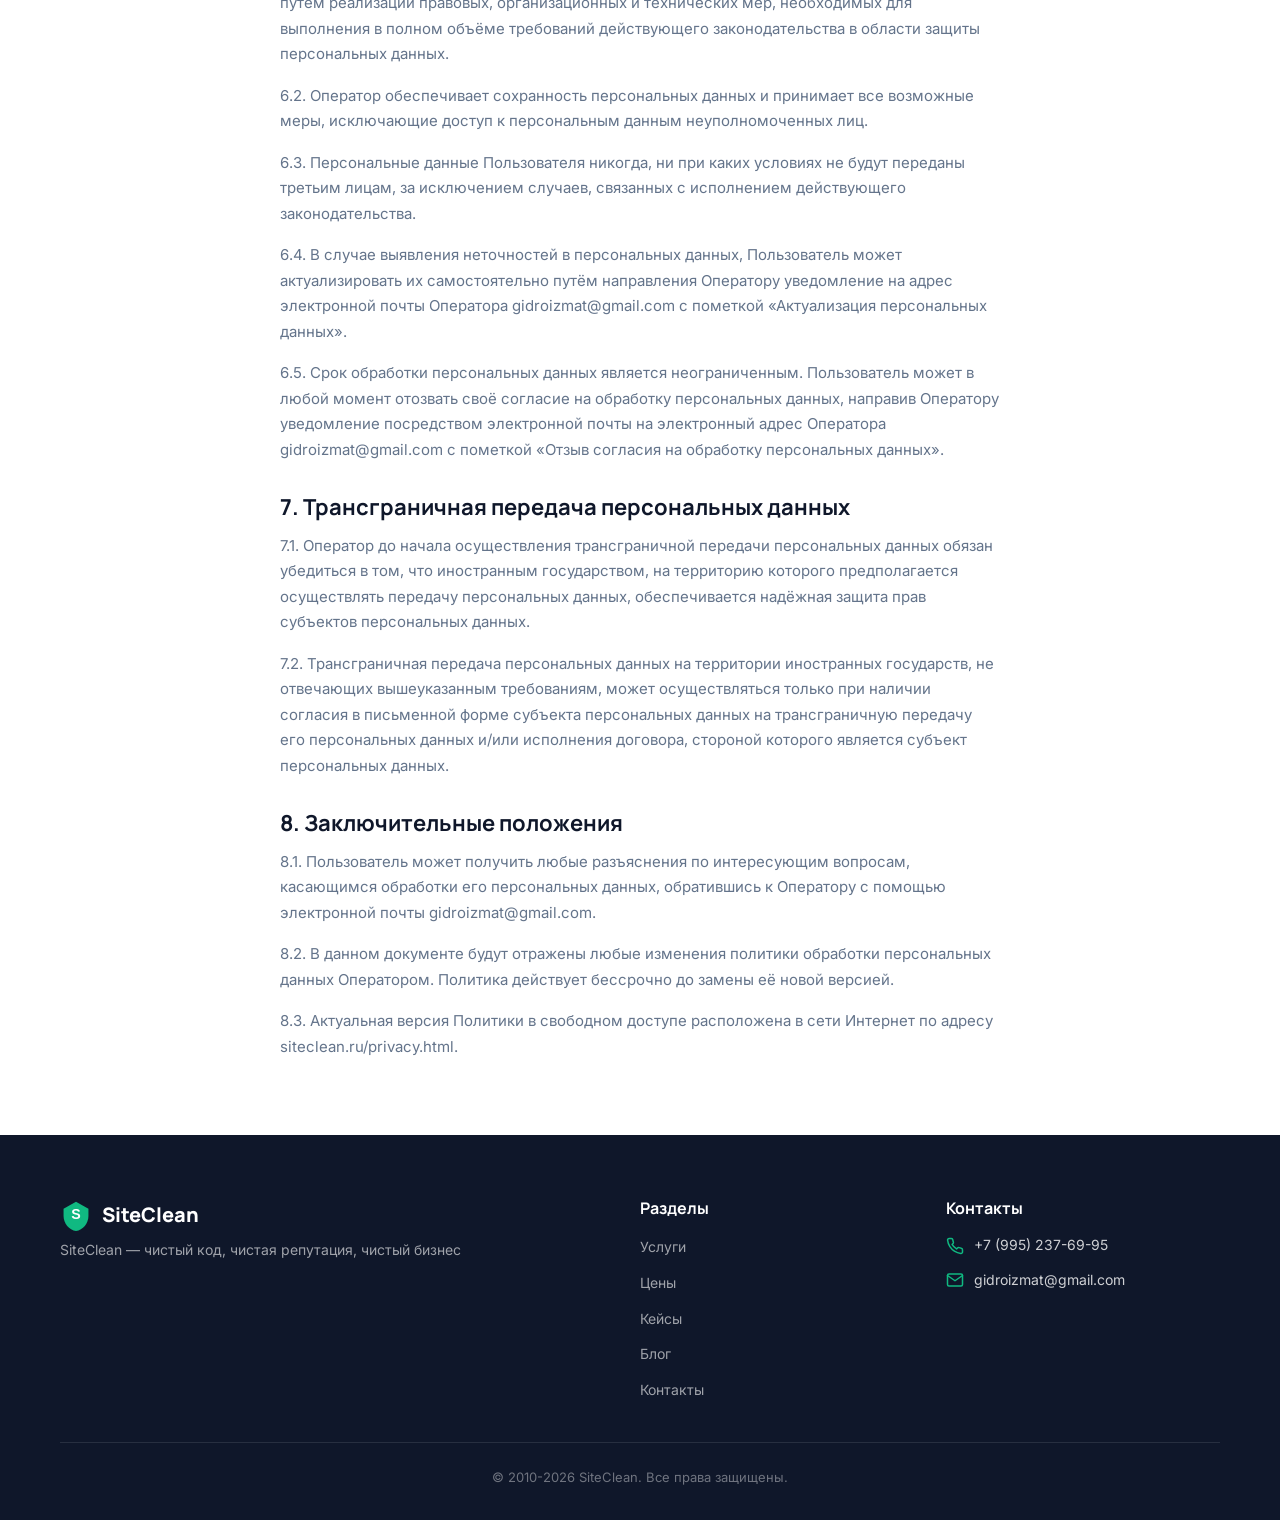
<file: privacy.html>
<!DOCTYPE html>
<html lang="ru">
<head>
  <meta charset="UTF-8">
  <meta name="viewport" content="width=device-width, initial-scale=1.0">
  <title>Политика конфиденциальности — SiteClean</title>
  <link rel="preconnect" href="https://fonts.googleapis.com">
  <link rel="preconnect" href="https://fonts.gstatic.com" crossorigin>
  <link href="https://fonts.googleapis.com/css2?family=Inter:wght@400;500;600;700&family=Manrope:wght@600;700;800&display=swap" rel="stylesheet">
  <link rel="stylesheet" href="style.css">
  <link rel="icon" type="image/svg+xml" href="data:image/svg+xml,%3Csvg xmlns='http://www.w3.org/2000/svg' viewBox='0 0 32 32'%3E%3Cpath d='M16 2L4 9v6c0 7.2 5.4 13.9 12 15 6.6-1.1 12-7.8 12-15V9L16 2z' fill='%2310B981'/%3E%3Ctext x='16' y='20' text-anchor='middle' font-size='14' font-weight='bold' fill='white' font-family='sans-serif'%3ES%3C/text%3E%3C/svg%3E">
</head>
<body>

  <header class="header">
    <div class="header__container">
      <div class="header__left">
        <a href="index.html" class="header__logo">
          <svg class="header__logo-icon" viewBox="0 0 36 36" fill="none"><path d="M18 3L4 11v8c0 8.2 6.2 15.8 14 17 7.8-1.2 14-8.8 14-17v-8L18 3z" fill="#10B981"/><text x="18" y="22" text-anchor="middle" font-size="16" font-weight="bold" fill="white" font-family="sans-serif">S</text></svg>
          <span class="header__logo-text">SiteClean.ru</span>
        </a>
        <span class="header__tagline">реанимируем сайты</span>
      </div>
      <nav class="header__nav">
        <ul class="header__menu">
          <li class="header__menu-item"><a href="index.html" class="header__menu-link">Главная</a></li>
          <li class="header__menu-item"><a href="static-hardening.html" class="header__menu-link">Статическая броня</a></li>
          <li class="header__menu-item"><a href="services.html" class="header__menu-link">Услуги</a></li>
          <li class="header__menu-item"><a href="business.html" class="header__menu-link">Для бизнеса</a></li>
          <li class="header__menu-item"><a href="cases.html" class="header__menu-link">Кейсы</a></li>
          <li class="header__menu-item"><a href="prices.html" class="header__menu-link">Цены</a></li>
          <li class="header__menu-item"><a href="blog.html" class="header__menu-link">Блог</a></li>
          <li class="header__menu-item"><a href="contacts.html" class="header__menu-link">Контакты</a></li>
        </ul>
      </nav>
      <div class="header__overlay"></div>
    </div>
  </header>
  <button class="header__burger" aria-label="Открыть меню">
    <span class="header__burger-line"></span><span class="header__burger-line"></span><span class="header__burger-line"></span>
  </button>

  <main>
    <section class="page-header">
      <div class="container">
        <nav class="breadcrumbs">
          <ul class="breadcrumbs__list">
            <li class="breadcrumbs__item"><a href="index.html" class="breadcrumbs__link">Главная</a></li>
            <li class="breadcrumbs__item"><span class="breadcrumbs__current">Политика конфиденциальности</span></li>
          </ul>
        </nav>
        <h1 class="page-header__title">Политика конфиденциальности</h1>
      </div>
    </section>

    <section class="privacy">
      <div class="container">
        <div class="privacy__content">
          <h2>1. Общие положения</h2>
          <p>Настоящая политика обработки персональных данных составлена в соответствии с требованиями Федерального закона от 27.07.2006 №152-ФЗ «О персональных данных» и определяет порядок обработки персональных данных и меры по обеспечению безопасности персональных данных, предпринимаемые SiteClean (далее — Оператор).</p>
          <p>1.1. Оператор ставит своей важнейшей целью и условием осуществления своей деятельности соблюдение прав и свобод человека и гражданина при обработке его персональных данных, в том числе защиты прав на неприкосновенность частной жизни, личную и семейную тайну.</p>
          <p>1.2. Настоящая политика Оператора в отношении обработки персональных данных (далее — Политика) применяется ко всей информации, которую Оператор может получить о посетителях веб-сайта siteclean.ru.</p>

          <h2>2. Основные понятия</h2>
          <p>2.1. Автоматизированная обработка персональных данных — обработка персональных данных с помощью средств вычислительной техники.</p>
          <p>2.2. Блокирование персональных данных — временное прекращение обработки персональных данных (за исключением случаев, если обработка необходима для уточнения персональных данных).</p>
          <p>2.3. Веб-сайт — совокупность графических и информационных материалов, а также программ для ЭВМ и баз данных, обеспечивающих их доступность в сети интернет по сетевому адресу siteclean.ru.</p>
          <p>2.4. Информационная система персональных данных — совокупность содержащихся в базах данных персональных данных и обеспечивающих их обработку информационных технологий и технических средств.</p>
          <p>2.5. Обезличивание персональных данных — действия, в результате которых невозможно определить без использования дополнительной информации принадлежность персональных данных конкретному Пользователю или иному субъекту персональных данных.</p>
          <p>2.6. Обработка персональных данных — любое действие (операция) или совокупность действий (операций), совершаемых с использованием средств автоматизации или без использования таких средств с персональными данными, включая сбор, запись, систематизацию, накопление, хранение, уточнение (обновление, изменение), извлечение, использование, передачу (распространение, предоставление, доступ), обезличивание, блокирование, удаление, уничтожение персональных данных.</p>
          <p>2.7. Оператор — государственный орган, муниципальный орган, юридическое или физическое лицо, самостоятельно или совместно с другими лицами организующие и (или) осуществляющие обработку персональных данных, а также определяющие цели обработки персональных данных, состав персональных данных, подлежащих обработке, действия (операции), совершаемые с персональными данными.</p>
          <p>2.8. Персональные данные — любая информация, относящаяся прямо или косвенно к определённому или определяемому Пользователю веб-сайта siteclean.ru.</p>
          <p>2.9. Пользователь — любой посетитель веб-сайта siteclean.ru.</p>
          <p>2.10. Предоставление персональных данных — действия, направленные на раскрытие персональных данных определённому лицу или определённому кругу лиц.</p>
          <p>2.11. Распространение персональных данных — любые действия, направленные на раскрытие персональных данных неопределённому кругу лиц (передача персональных данных) или на ознакомление с персональными данными неограниченного круга лиц, в том числе обнародование персональных данных в средствах массовой информации, размещение в информационно-телекоммуникационных сетях или предоставление доступа к персональным данным каким-либо иным способом.</p>
          <p>2.12. Трансграничная передача персональных данных — передача персональных данных на территорию иностранного государства органу власти иностранного государства, иностранному физическому или иностранному юридическому лицу.</p>
          <p>2.13. Уничтожение персональных данных — любые действия, в результате которых персональные данные уничтожаются безвозвратно с невозможностью дальнейшего восстановления содержания персональных данных в информационной системе персональных данных и (или) уничтожаются материальные носители персональных данных.</p>

          <h2>3. Оператор может обрабатывать следующие персональные данные Пользователя</h2>
          <p>3.1. Фамилия, имя, отчество.</p>
          <p>3.2. Номер телефона.</p>
          <p>3.3. Адрес электронной почты.</p>
          <p>3.4. Также на сайте происходит сбор и обработка обезличенных данных о посетителях (в т.ч. файлов «cookie») с помощью сервисов интернет-статистики (Яндекс.Метрика и других).</p>
          <p>3.5. Вышеперечисленные данные далее по тексту Политики объединены общим понятием Персональные данные.</p>

          <h2>4. Цели обработки персональных данных</h2>
          <p>4.1. Цель обработки персональных данных Пользователя — информирование Пользователя посредством отправки электронных писем; заключение, исполнение и прекращение гражданско-правовых договоров; предоставление доступа Пользователю к сервисам, информации и/или материалам, содержащимся на веб-сайте.</p>
          <p>4.2. Также Оператор имеет право направлять Пользователю уведомления о новых продуктах и услугах, специальных предложениях и различных событиях. Пользователь всегда может отказаться от получения информационных сообщений, направив Оператору письмо на адрес электронной почты gidroizmat@gmail.com с пометкой «Отказ от уведомлений».</p>
          <p>4.3. Обезличенные данные Пользователей, собираемые с помощью сервисов интернет-статистики, служат для сбора информации о действиях Пользователей на сайте, улучшения качества сайта и его содержания.</p>

          <h2>5. Правовые основания обработки персональных данных</h2>
          <p>5.1. Оператор обрабатывает персональные данные Пользователя только в случае их заполнения и/или отправки Пользователем самостоятельно через специальные формы, расположенные на сайте siteclean.ru. Заполняя соответствующие формы и/или отправляя свои персональные данные Оператору, Пользователь выражает своё согласие с данной Политикой.</p>
          <p>5.2. Оператор обрабатывает обезличенные данные о Пользователе в случае, если это разрешено в настройках браузера Пользователя (включено сохранение файлов «cookie» и использование технологии JavaScript).</p>

          <h2>6. Порядок сбора, хранения, передачи и других видов обработки персональных данных</h2>
          <p>6.1. Безопасность персональных данных, которые обрабатываются Оператором, обеспечивается путём реализации правовых, организационных и технических мер, необходимых для выполнения в полном объёме требований действующего законодательства в области защиты персональных данных.</p>
          <p>6.2. Оператор обеспечивает сохранность персональных данных и принимает все возможные меры, исключающие доступ к персональным данным неуполномоченных лиц.</p>
          <p>6.3. Персональные данные Пользователя никогда, ни при каких условиях не будут переданы третьим лицам, за исключением случаев, связанных с исполнением действующего законодательства.</p>
          <p>6.4. В случае выявления неточностей в персональных данных, Пользователь может актуализировать их самостоятельно путём направления Оператору уведомление на адрес электронной почты Оператора gidroizmat@gmail.com с пометкой «Актуализация персональных данных».</p>
          <p>6.5. Срок обработки персональных данных является неограниченным. Пользователь может в любой момент отозвать своё согласие на обработку персональных данных, направив Оператору уведомление посредством электронной почты на электронный адрес Оператора gidroizmat@gmail.com с пометкой «Отзыв согласия на обработку персональных данных».</p>

          <h2>7. Трансграничная передача персональных данных</h2>
          <p>7.1. Оператор до начала осуществления трансграничной передачи персональных данных обязан убедиться в том, что иностранным государством, на территорию которого предполагается осуществлять передачу персональных данных, обеспечивается надёжная защита прав субъектов персональных данных.</p>
          <p>7.2. Трансграничная передача персональных данных на территории иностранных государств, не отвечающих вышеуказанным требованиям, может осуществляться только при наличии согласия в письменной форме субъекта персональных данных на трансграничную передачу его персональных данных и/или исполнения договора, стороной которого является субъект персональных данных.</p>

          <h2>8. Заключительные положения</h2>
          <p>8.1. Пользователь может получить любые разъяснения по интересующим вопросам, касающимся обработки его персональных данных, обратившись к Оператору с помощью электронной почты gidroizmat@gmail.com.</p>
          <p>8.2. В данном документе будут отражены любые изменения политики обработки персональных данных Оператором. Политика действует бессрочно до замены её новой версией.</p>
          <p>8.3. Актуальная версия Политики в свободном доступе расположена в сети Интернет по адресу siteclean.ru/privacy.html.</p>
        </div>
      </div>
    </section>
  </main>

  <footer class="footer">
    <div class="container">
      <div class="footer__grid">
        <div>
          <div class="footer__brand">
            <svg class="footer__logo-icon" viewBox="0 0 36 36" fill="none"><path d="M18 3L4 11v8c0 8.2 6.2 15.8 14 17 7.8-1.2 14-8.8 14-17v-8L18 3z" fill="#10B981"/><text x="18" y="22" text-anchor="middle" font-size="16" font-weight="bold" fill="white" font-family="sans-serif">S</text></svg>
            <span class="footer__logo-text">SiteClean</span>
          </div>
          <p class="footer__slogan">SiteClean — чистый код, чистая репутация, чистый бизнес</p>
        </div>
        <div>
          <h4 class="footer__heading">Разделы</h4>
          <ul class="footer__links">
            <li><a href="services.html" class="footer__link">Услуги</a></li>
            <li><a href="prices.html" class="footer__link">Цены</a></li>
            <li><a href="cases.html" class="footer__link">Кейсы</a></li>
            <li><a href="blog.html" class="footer__link">Блог</a></li>
            <li><a href="contacts.html" class="footer__link">Контакты</a></li>
          </ul>
        </div>
        <div>
          <h4 class="footer__heading">Контакты</h4>
          <div class="footer__contacts">
            <a href="tel:+79952376995" class="footer__contact-item">
              <svg class="footer__contact-icon" viewBox="0 0 24 24" fill="none" stroke="currentColor" stroke-width="2" stroke-linecap="round" stroke-linejoin="round"><path d="M22 16.92v3a2 2 0 0 1-2.18 2 19.79 19.79 0 0 1-8.63-3.07 19.5 19.5 0 0 1-6-6 19.79 19.79 0 0 1-3.07-8.67A2 2 0 0 1 4.11 2h3a2 2 0 0 1 2 1.72 12.84 12.84 0 0 0 .7 2.81 2 2 0 0 1-.45 2.11L8.09 9.91a16 16 0 0 0 6 6l1.27-1.27a2 2 0 0 1 2.11-.45 12.84 12.84 0 0 0 2.81.7A2 2 0 0 1 22 16.92z"/></svg>
              +7 (995) 237-69-95
            </a>
            <a href="mailto:gidroizmat@gmail.com" class="footer__contact-item">
              <svg class="footer__contact-icon" viewBox="0 0 24 24" fill="none" stroke="currentColor" stroke-width="2" stroke-linecap="round" stroke-linejoin="round"><path d="M4 4h16c1.1 0 2 .9 2 2v12c0 1.1-.9 2-2 2H4c-1.1 0-2-.9-2-2V6c0-1.1.9-2 2-2z"/><polyline points="22,6 12,13 2,6"/></svg>
              gidroizmat@gmail.com
            </a>
          </div>
        </div>
      </div>
      <div class="footer__bottom">
        <p class="footer__copyright">&copy; 2010-2026 SiteClean. Все права защищены.</p>
      </div>
    </div>
  </footer>

  <script src="script.js"></script>
</body>
</html>
</file>
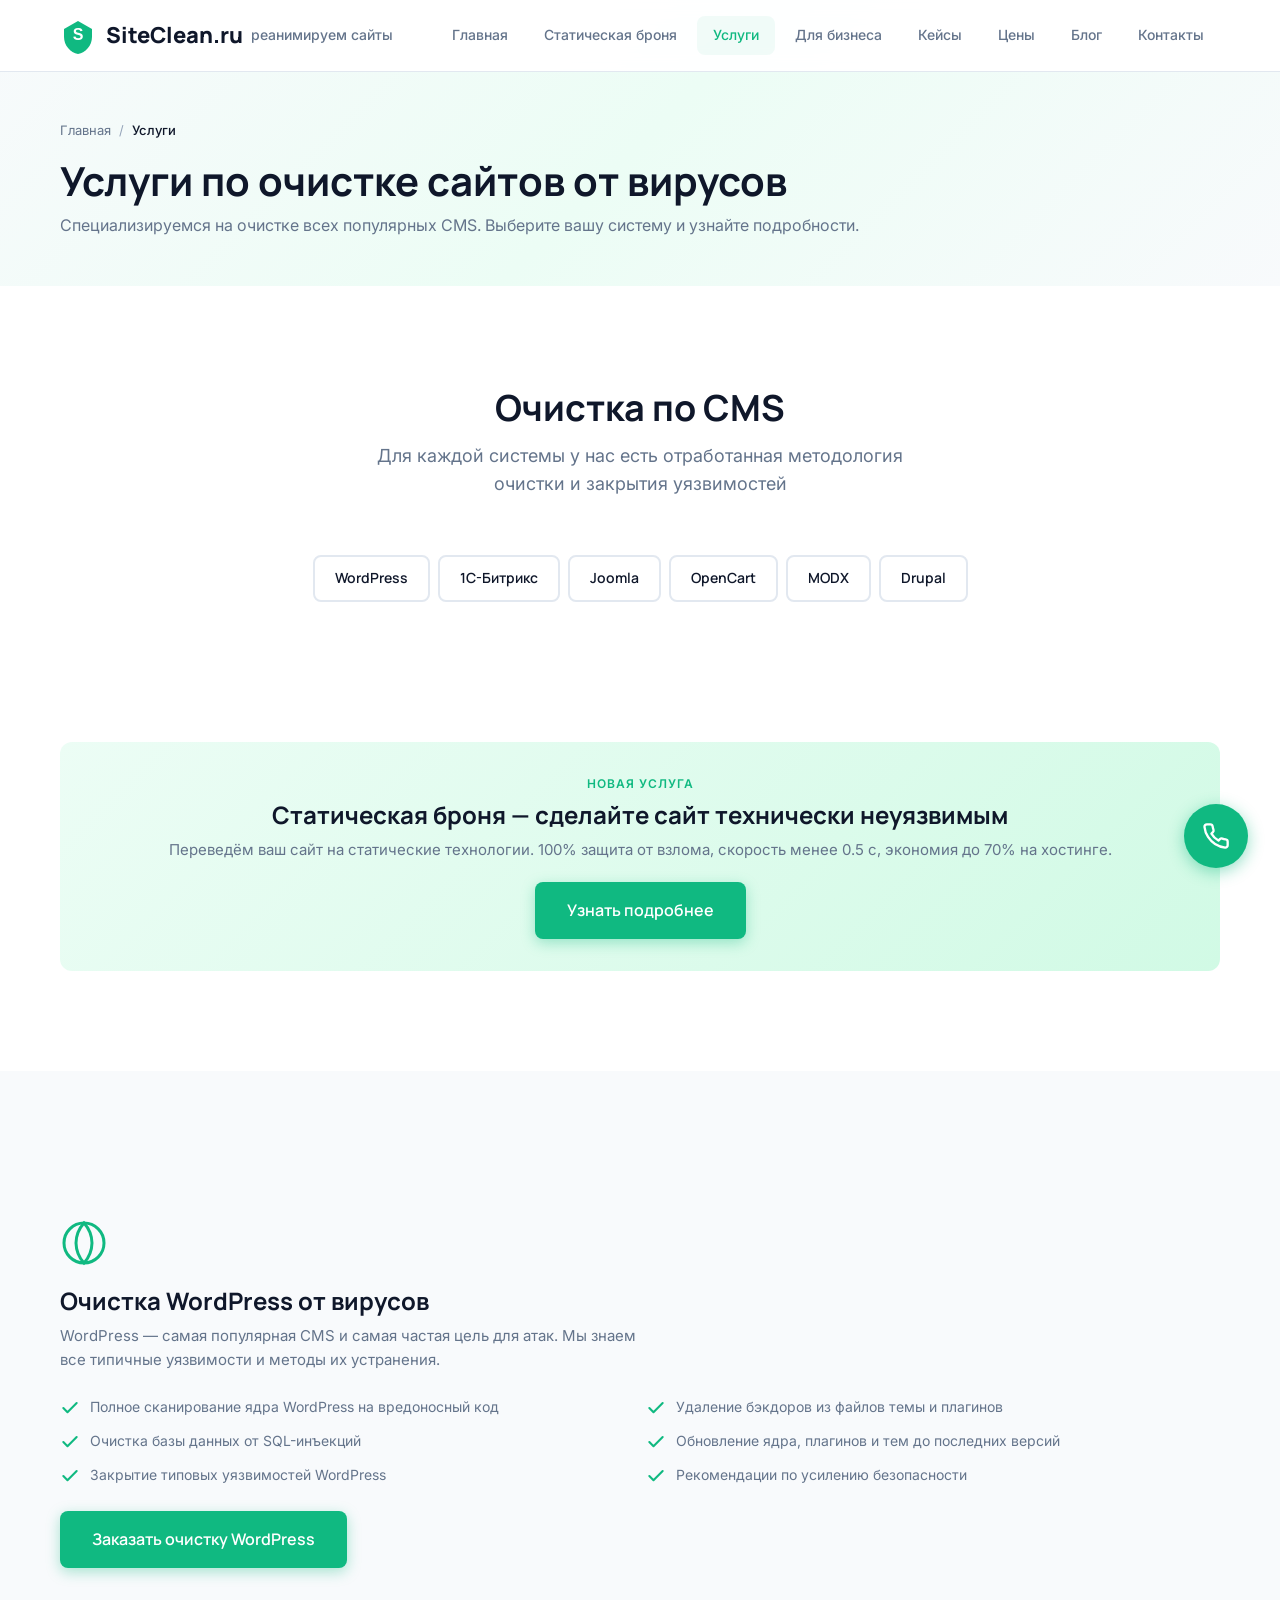
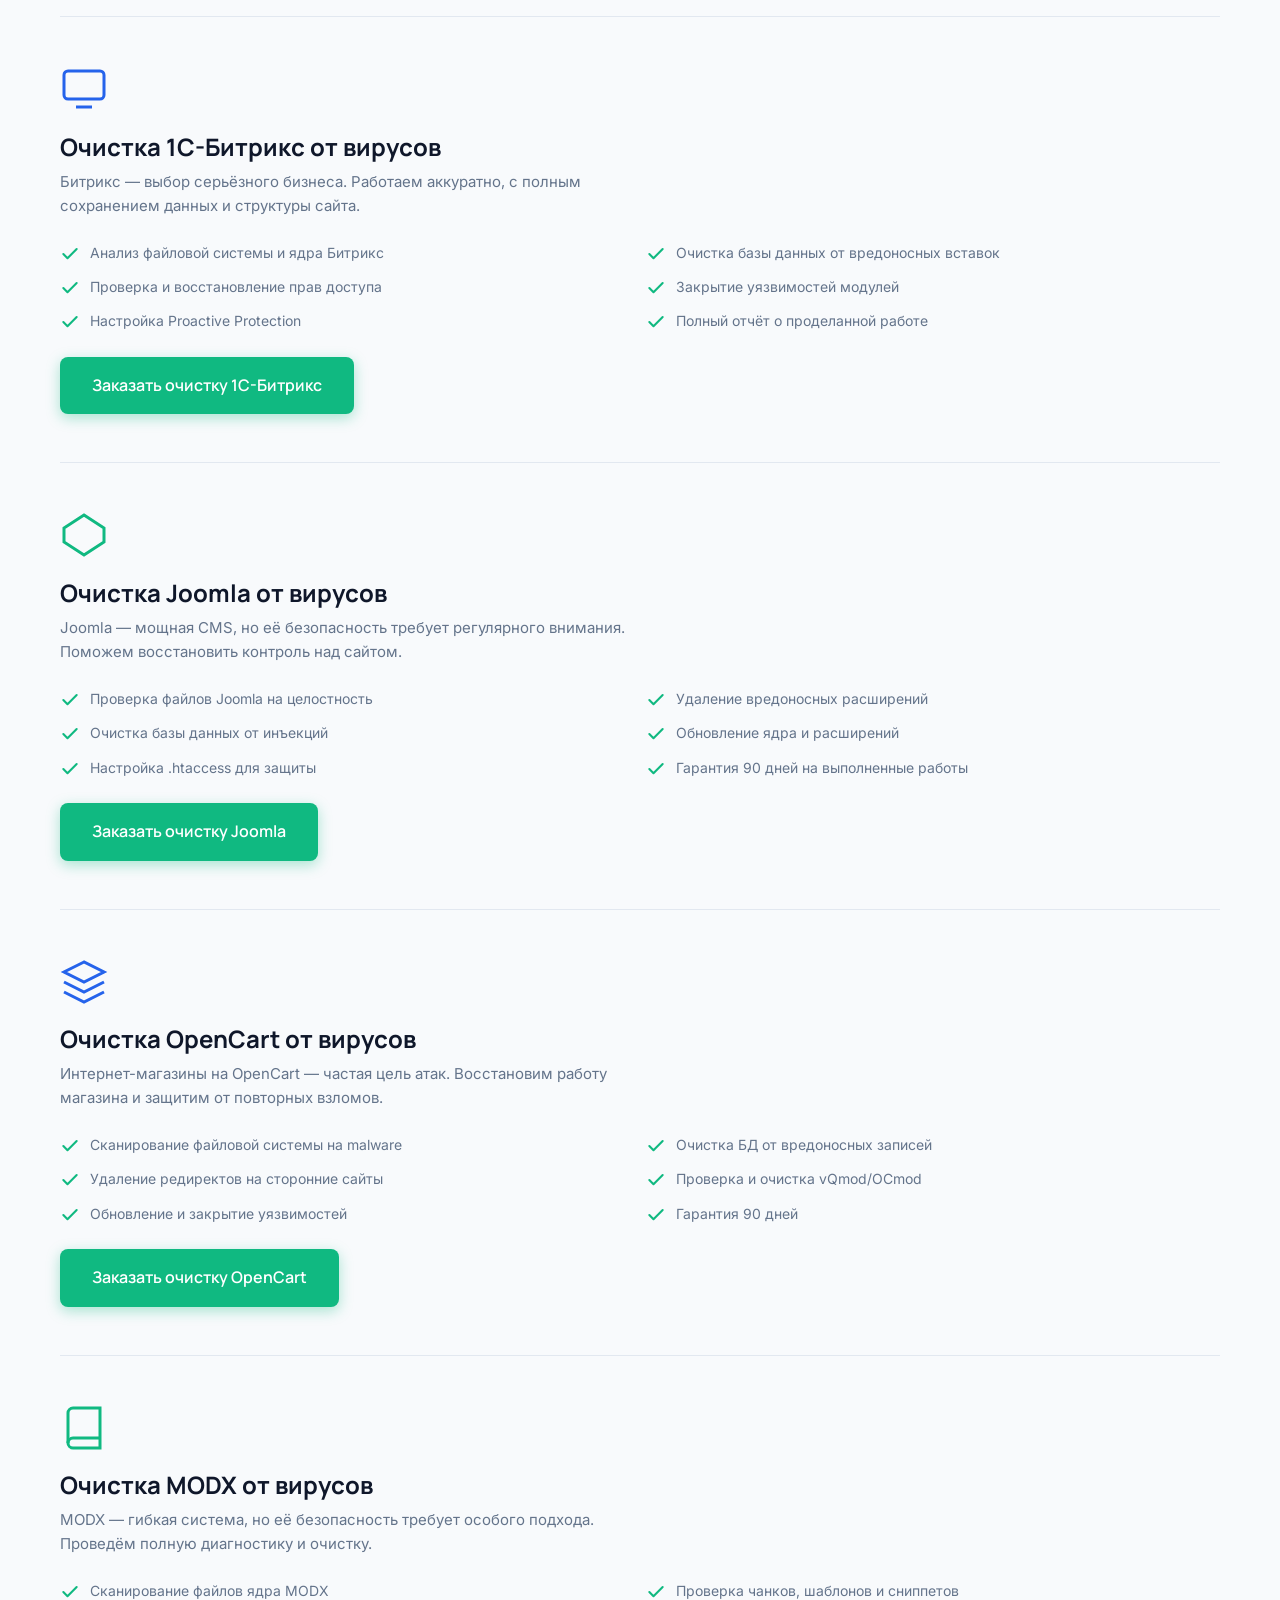
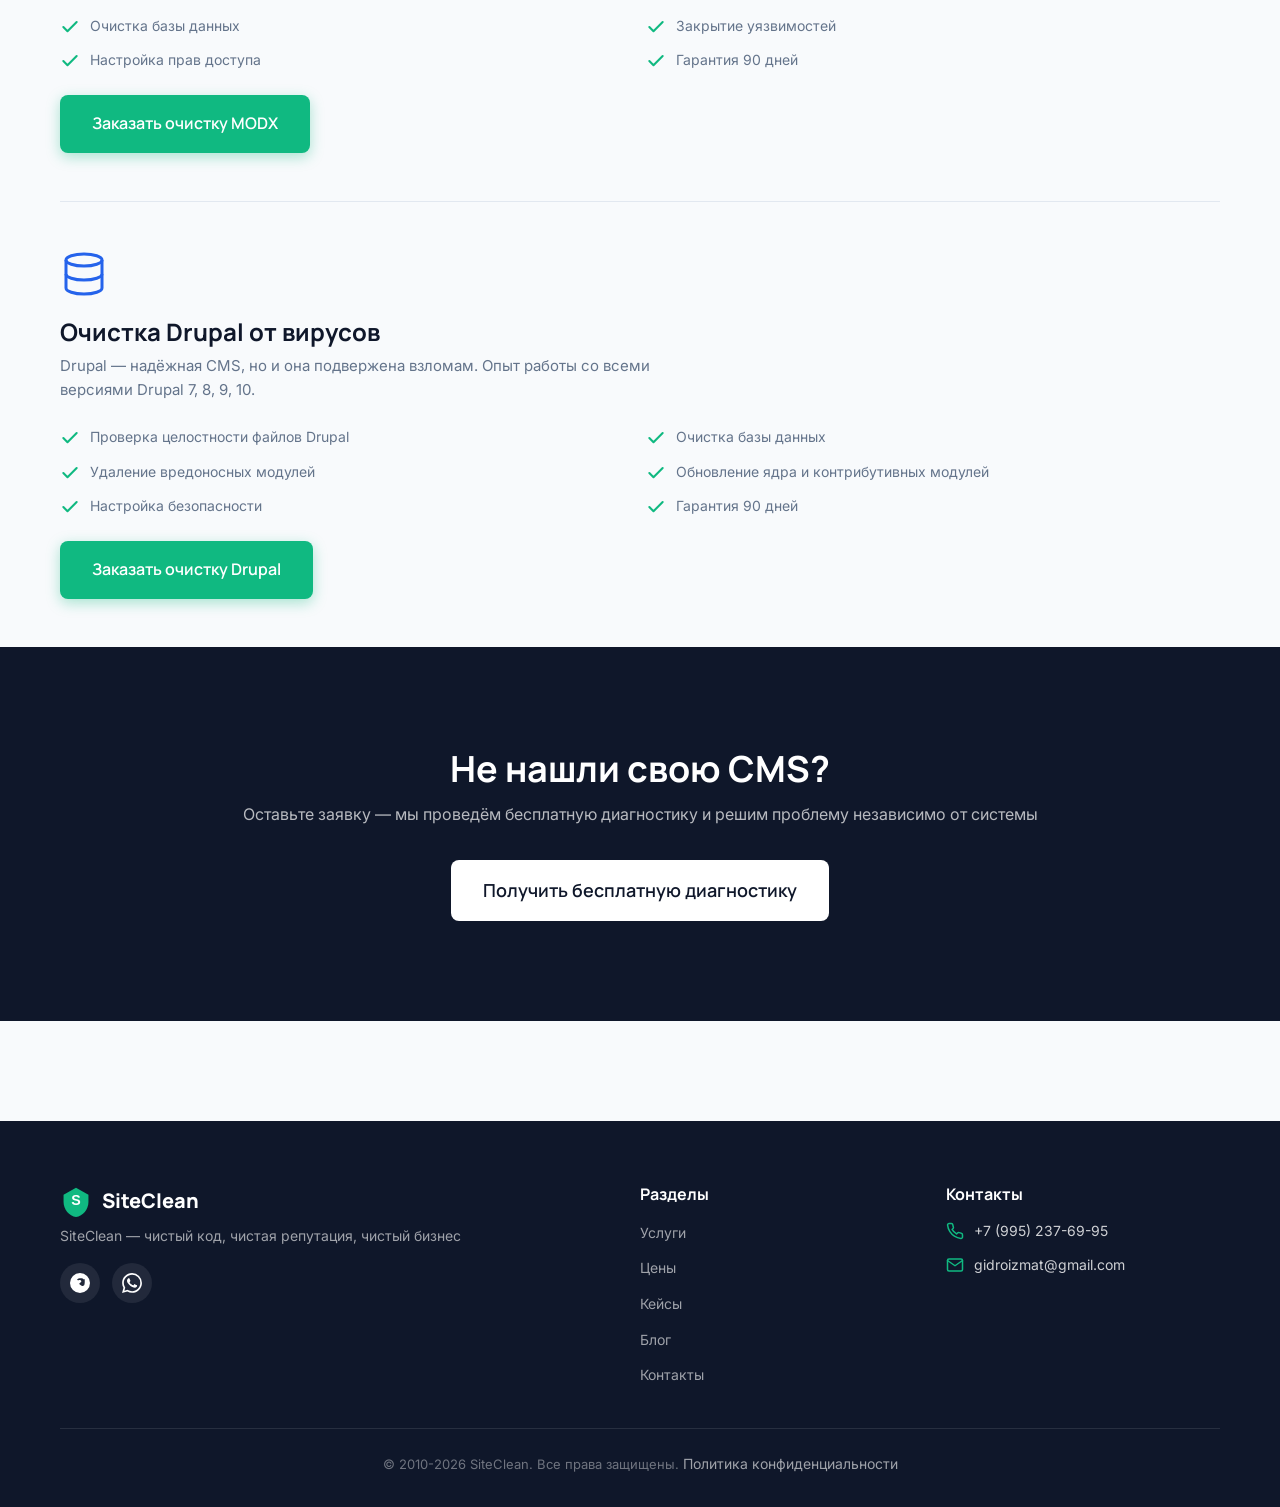
<file: services.html>
<!DOCTYPE html>
<html lang="ru">
<head>
  <meta charset="UTF-8">
  <meta name="viewport" content="width=device-width, initial-scale=1.0">
  <meta name="description" content="Профессиональная очистка сайтов от вирусов на WordPress, 1С-Битрикс, Joomla, OpenCart, MODX, Drupal. Работаем по договору.">
  <title>Услуги по очистке сайтов от вирусов — SiteClean</title>
  <link rel="preconnect" href="https://fonts.googleapis.com">
  <link rel="preconnect" href="https://fonts.gstatic.com" crossorigin>
  <link href="https://fonts.googleapis.com/css2?family=Inter:wght@400;500;600;700&family=Manrope:wght@600;700;800&display=swap" rel="stylesheet">
  <link rel="stylesheet" href="style.css">
  <link rel="icon" type="image/svg+xml" href="data:image/svg+xml,%3Csvg xmlns='http://www.w3.org/2000/svg' viewBox='0 0 32 32'%3E%3Cpath d='M16 2L4 9v6c0 7.2 5.4 13.9 12 15 6.6-1.1 12-7.8 12-15V9L16 2z' fill='%2310B981'/%3E%3Ctext x='16' y='20' text-anchor='middle' font-size='14' font-weight='bold' fill='white' font-family='sans-serif'%3ES%3C/text%3E%3C/svg%3E">
  <script type="text/javascript">
    (function(m,e,t,r,i,k,a){
        m[i]=m[i]||function(){(m[i].a=m[i].a||[]).push(arguments)};
        m[i].l=1*new Date();
        for (var j = 0; j < document.scripts.length; j++) {if (document.scripts[j].src === r) { return; }}
        k=e.createElement(t),a=e.getElementsByTagName(t)[0],k.async=1,k.src=r,a.parentNode.insertBefore(k,a)
    })(window, document,'script','https://mc.yandex.ru/metrika/tag.js?id=109823577', 'ym');
    ym(109823577, 'init', {ssr:true, webvisor:true, clickmap:true, ecommerce:"dataLayer", referrer: document.referrer, url: location.href, accurateTrackBounce:true, trackLinks:true});
  </script>
  <noscript><div><img src="https://mc.yandex.ru/watch/109823577" style="position:absolute; left:-9999px;" alt="" /></div></noscript>
</head>
<body>

  <header class="header">
    <div class="header__container">
      <div class="header__left">
        <a href="index.html" class="header__logo">
          <svg class="header__logo-icon" viewBox="0 0 36 36" fill="none"><path d="M18 3L4 11v8c0 8.2 6.2 15.8 14 17 7.8-1.2 14-8.8 14-17v-8L18 3z" fill="#10B981"/><text x="18" y="22" text-anchor="middle" font-size="16" font-weight="bold" fill="white" font-family="sans-serif">S</text></svg>
          <span class="header__logo-text">SiteClean.ru</span>
        </a>
        <span class="header__tagline">реанимируем сайты</span>
      </div>
      <nav class="header__nav">
        <ul class="header__menu">
          <li class="header__menu-item"><a href="index.html" class="header__menu-link">Главная</a></li>
          <li class="header__menu-item"><a href="static-hardening.html" class="header__menu-link">Статическая броня</a></li>
          <li class="header__menu-item"><a href="services.html" class="header__menu-link header__menu-link--active">Услуги</a></li>
          <li class="header__menu-item"><a href="business.html" class="header__menu-link">Для бизнеса</a></li>
          <li class="header__menu-item"><a href="cases.html" class="header__menu-link">Кейсы</a></li>
          <li class="header__menu-item"><a href="prices.html" class="header__menu-link">Цены</a></li>
          <li class="header__menu-item"><a href="blog.html" class="header__menu-link">Блог</a></li>
          <li class="header__menu-item"><a href="contacts.html" class="header__menu-link">Контакты</a></li>
        </ul>
      </nav>
      <div class="header__overlay"></div>
    </div>
  </header>
  <button class="header__burger" aria-label="Открыть меню">
    <span class="header__burger-line"></span><span class="header__burger-line"></span><span class="header__burger-line"></span>
  </button>

  <main>
    <section class="page-header">
      <div class="container">
        <nav class="breadcrumbs">
          <ul class="breadcrumbs__list">
            <li class="breadcrumbs__item"><a href="index.html" class="breadcrumbs__link">Главная</a></li>
            <li class="breadcrumbs__item"><span class="breadcrumbs__current">Услуги</span></li>
          </ul>
        </nav>
        <h1 class="page-header__title">Услуги по очистке сайтов от вирусов</h1>
        <p class="page-header__text">Специализируемся на очистке всех популярных CMS. Выберите вашу систему и узнайте подробности.</p>
      </div>
    </section>

    <section class="section" id="services-list">
      <div class="container">
        <div class="section__intro fade-in-up">
          <h2 class="section-title">Очистка по CMS</h2>
          <p class="section-subtitle">Для каждой системы у нас есть отработанная методология очистки и закрытия уязвимостей</p>
        </div>

        <div class="services-nav stagger-children" style="display:flex;flex-wrap:wrap;gap:8px;margin-bottom:40px;justify-content:center">
          <a href="#wordpress" class="btn btn--outline" style="font-size:14px;padding:10px 20px">WordPress</a>
          <a href="#bitrix" class="btn btn--outline" style="font-size:14px;padding:10px 20px">1С-Битрикс</a>
          <a href="#joomla" class="btn btn--outline" style="font-size:14px;padding:10px 20px">Joomla</a>
          <a href="#opencart" class="btn btn--outline" style="font-size:14px;padding:10px 20px">OpenCart</a>
          <a href="#modx" class="btn btn--outline" style="font-size:14px;padding:10px 20px">MODX</a>
          <a href="#drupal" class="btn btn--outline" style="font-size:14px;padding:10px 20px">Drupal</a>
        </div>
      </div>
    </section>

    <div class="section" style="padding-top:0">
      <div class="container">
        <div class="cta fade-in-up" style="background:linear-gradient(135deg,#ECFDF5,#D1FAE5);padding:32px 24px;border-radius:12px">
          <p style="font-size:12px;font-weight:600;color:var(--color-accent);text-transform:uppercase;letter-spacing:1px;margin-bottom:8px">Новая услуга</p>
          <h2 style="font-size:24px;margin-bottom:8px;font-family:var(--font-heading)">Статическая броня — сделайте сайт технически неуязвимым</h2>
          <p style="font-size:15px;color:var(--color-text-muted);margin-bottom:20px">Переведём ваш сайт на статические технологии. 100% защита от взлома, скорость менее 0.5 с, экономия до 70% на хостинге.</p>
          <a href="static-hardening.html" class="btn btn--primary">Узнать подробнее</a>
        </div>
      </div>
    </div>

    <div class="section section--alt" id="services-detail">
      <div class="container">

        <!-- WordPress -->
        <div class="service-block fade-in-up" id="wordpress">
          <div class="service-block__header">
            <svg class="service-block__cms-icon" viewBox="0 0 24 24" fill="none" stroke="#10B981" stroke-width="1.5"><circle cx="12" cy="12" r="10"/><path d="M12 2a15.3 15.3 0 0 1 4 10 15.3 15.3 0 0 1-4 10 15.3 15.3 0 0 1-4-10A15.3 15.3 0 0 1 12 2z"/></svg>
            <h2 class="service-block__title">Очистка WordPress от вирусов</h2>
            <p class="service-block__text">WordPress — самая популярная CMS и самая частая цель для атак. Мы знаем все типичные уязвимости и методы их устранения.</p>
          </div>
          <ul class="service-block__features">
            <li class="service-block__feature">
              <svg class="service-block__feature-icon" viewBox="0 0 24 24" fill="none" stroke="currentColor" stroke-width="2.5" stroke-linecap="round" stroke-linejoin="round"><polyline points="20 6 9 17 4 12"/></svg>
              Полное сканирование ядра WordPress на вредоносный код
            </li>
            <li class="service-block__feature">
              <svg class="service-block__feature-icon" viewBox="0 0 24 24" fill="none" stroke="currentColor" stroke-width="2.5" stroke-linecap="round" stroke-linejoin="round"><polyline points="20 6 9 17 4 12"/></svg>
              Удаление бэкдоров из файлов темы и плагинов
            </li>
            <li class="service-block__feature">
              <svg class="service-block__feature-icon" viewBox="0 0 24 24" fill="none" stroke="currentColor" stroke-width="2.5" stroke-linecap="round" stroke-linejoin="round"><polyline points="20 6 9 17 4 12"/></svg>
              Очистка базы данных от SQL-инъекций
            </li>
            <li class="service-block__feature">
              <svg class="service-block__feature-icon" viewBox="0 0 24 24" fill="none" stroke="currentColor" stroke-width="2.5" stroke-linecap="round" stroke-linejoin="round"><polyline points="20 6 9 17 4 12"/></svg>
              Обновление ядра, плагинов и тем до последних версий
            </li>
            <li class="service-block__feature">
              <svg class="service-block__feature-icon" viewBox="0 0 24 24" fill="none" stroke="currentColor" stroke-width="2.5" stroke-linecap="round" stroke-linejoin="round"><polyline points="20 6 9 17 4 12"/></svg>
              Закрытие типовых уязвимостей WordPress
            </li>
            <li class="service-block__feature">
              <svg class="service-block__feature-icon" viewBox="0 0 24 24" fill="none" stroke="currentColor" stroke-width="2.5" stroke-linecap="round" stroke-linejoin="round"><polyline points="20 6 9 17 4 12"/></svg>
              Рекомендации по усилению безопасности
            </li>
          </ul>
          <a href="contacts.html#form" class="btn btn--primary">Заказать очистку WordPress</a>
        </div>

        <!-- Bitrix -->
        <div class="service-block fade-in-up" id="bitrix">
          <div class="service-block__header">
            <svg class="service-block__cms-icon" viewBox="0 0 24 24" fill="none" stroke="#2563EB" stroke-width="1.5"><rect x="2" y="3" width="20" height="14" rx="2"/><line x1="8" y1="21" x2="16" y2="21"/></svg>
            <h2 class="service-block__title">Очистка 1С-Битрикс от вирусов</h2>
            <p class="service-block__text">Битрикс — выбор серьёзного бизнеса. Работаем аккуратно, с полным сохранением данных и структуры сайта.</p>
          </div>
          <ul class="service-block__features">
            <li class="service-block__feature">
              <svg class="service-block__feature-icon" viewBox="0 0 24 24" fill="none" stroke="currentColor" stroke-width="2.5" stroke-linecap="round" stroke-linejoin="round"><polyline points="20 6 9 17 4 12"/></svg>
              Анализ файловой системы и ядра Битрикс
            </li>
            <li class="service-block__feature">
              <svg class="service-block__feature-icon" viewBox="0 0 24 24" fill="none" stroke="currentColor" stroke-width="2.5" stroke-linecap="round" stroke-linejoin="round"><polyline points="20 6 9 17 4 12"/></svg>
              Очистка базы данных от вредоносных вставок
            </li>
            <li class="service-block__feature">
              <svg class="service-block__feature-icon" viewBox="0 0 24 24" fill="none" stroke="currentColor" stroke-width="2.5" stroke-linecap="round" stroke-linejoin="round"><polyline points="20 6 9 17 4 12"/></svg>
              Проверка и восстановление прав доступа
            </li>
            <li class="service-block__feature">
              <svg class="service-block__feature-icon" viewBox="0 0 24 24" fill="none" stroke="currentColor" stroke-width="2.5" stroke-linecap="round" stroke-linejoin="round"><polyline points="20 6 9 17 4 12"/></svg>
              Закрытие уязвимостей модулей
            </li>
            <li class="service-block__feature">
              <svg class="service-block__feature-icon" viewBox="0 0 24 24" fill="none" stroke="currentColor" stroke-width="2.5" stroke-linecap="round" stroke-linejoin="round"><polyline points="20 6 9 17 4 12"/></svg>
              Настройка Proactive Protection
            </li>
            <li class="service-block__feature">
              <svg class="service-block__feature-icon" viewBox="0 0 24 24" fill="none" stroke="currentColor" stroke-width="2.5" stroke-linecap="round" stroke-linejoin="round"><polyline points="20 6 9 17 4 12"/></svg>
              Полный отчёт о проделанной работе
            </li>
          </ul>
          <a href="contacts.html#form" class="btn btn--primary">Заказать очистку 1С-Битрикс</a>
        </div>

        <!-- Joomla -->
        <div class="service-block fade-in-up" id="joomla">
          <div class="service-block__header">
            <svg class="service-block__cms-icon" viewBox="0 0 24 24" fill="none" stroke="#10B981" stroke-width="1.5"><polygon points="12 2 22 8.5 22 15.5 12 22 2 15.5 2 8.5"/></svg>
            <h2 class="service-block__title">Очистка Joomla от вирусов</h2>
            <p class="service-block__text">Joomla — мощная CMS, но её безопасность требует регулярного внимания. Поможем восстановить контроль над сайтом.</p>
          </div>
          <ul class="service-block__features">
            <li class="service-block__feature">
              <svg class="service-block__feature-icon" viewBox="0 0 24 24" fill="none" stroke="currentColor" stroke-width="2.5" stroke-linecap="round" stroke-linejoin="round"><polyline points="20 6 9 17 4 12"/></svg>
              Проверка файлов Joomla на целостность
            </li>
            <li class="service-block__feature">
              <svg class="service-block__feature-icon" viewBox="0 0 24 24" fill="none" stroke="currentColor" stroke-width="2.5" stroke-linecap="round" stroke-linejoin="round"><polyline points="20 6 9 17 4 12"/></svg>
              Удаление вредоносных расширений
            </li>
            <li class="service-block__feature">
              <svg class="service-block__feature-icon" viewBox="0 0 24 24" fill="none" stroke="currentColor" stroke-width="2.5" stroke-linecap="round" stroke-linejoin="round"><polyline points="20 6 9 17 4 12"/></svg>
              Очистка базы данных от инъекций
            </li>
            <li class="service-block__feature">
              <svg class="service-block__feature-icon" viewBox="0 0 24 24" fill="none" stroke="currentColor" stroke-width="2.5" stroke-linecap="round" stroke-linejoin="round"><polyline points="20 6 9 17 4 12"/></svg>
              Обновление ядра и расширений
            </li>
            <li class="service-block__feature">
              <svg class="service-block__feature-icon" viewBox="0 0 24 24" fill="none" stroke="currentColor" stroke-width="2.5" stroke-linecap="round" stroke-linejoin="round"><polyline points="20 6 9 17 4 12"/></svg>
              Настройка .htaccess для защиты
            </li>
            <li class="service-block__feature">
              <svg class="service-block__feature-icon" viewBox="0 0 24 24" fill="none" stroke="currentColor" stroke-width="2.5" stroke-linecap="round" stroke-linejoin="round"><polyline points="20 6 9 17 4 12"/></svg>
              Гарантия 90 дней на выполненные работы
            </li>
          </ul>
          <a href="contacts.html#form" class="btn btn--primary">Заказать очистку Joomla</a>
        </div>

        <!-- OpenCart -->
        <div class="service-block fade-in-up" id="opencart">
          <div class="service-block__header">
            <svg class="service-block__cms-icon" viewBox="0 0 24 24" fill="none" stroke="#2563EB" stroke-width="1.5"><path d="M12 2L2 7l10 5 10-5-10-5z"/><path d="M2 17l10 5 10-5"/><path d="M2 12l10 5 10-5"/></svg>
            <h2 class="service-block__title">Очистка OpenCart от вирусов</h2>
            <p class="service-block__text">Интернет-магазины на OpenCart — частая цель атак. Восстановим работу магазина и защитим от повторных взломов.</p>
          </div>
          <ul class="service-block__features">
            <li class="service-block__feature">
              <svg class="service-block__feature-icon" viewBox="0 0 24 24" fill="none" stroke="currentColor" stroke-width="2.5" stroke-linecap="round" stroke-linejoin="round"><polyline points="20 6 9 17 4 12"/></svg>
              Сканирование файловой системы на malware
            </li>
            <li class="service-block__feature">
              <svg class="service-block__feature-icon" viewBox="0 0 24 24" fill="none" stroke="currentColor" stroke-width="2.5" stroke-linecap="round" stroke-linejoin="round"><polyline points="20 6 9 17 4 12"/></svg>
              Очистка БД от вредоносных записей
            </li>
            <li class="service-block__feature">
              <svg class="service-block__feature-icon" viewBox="0 0 24 24" fill="none" stroke="currentColor" stroke-width="2.5" stroke-linecap="round" stroke-linejoin="round"><polyline points="20 6 9 17 4 12"/></svg>
              Удаление редиректов на сторонние сайты
            </li>
            <li class="service-block__feature">
              <svg class="service-block__feature-icon" viewBox="0 0 24 24" fill="none" stroke="currentColor" stroke-width="2.5" stroke-linecap="round" stroke-linejoin="round"><polyline points="20 6 9 17 4 12"/></svg>
              Проверка и очистка vQmod/OCmod
            </li>
            <li class="service-block__feature">
              <svg class="service-block__feature-icon" viewBox="0 0 24 24" fill="none" stroke="currentColor" stroke-width="2.5" stroke-linecap="round" stroke-linejoin="round"><polyline points="20 6 9 17 4 12"/></svg>
              Обновление и закрытие уязвимостей
            </li>
            <li class="service-block__feature">
              <svg class="service-block__feature-icon" viewBox="0 0 24 24" fill="none" stroke="currentColor" stroke-width="2.5" stroke-linecap="round" stroke-linejoin="round"><polyline points="20 6 9 17 4 12"/></svg>
              Гарантия 90 дней
            </li>
          </ul>
          <a href="contacts.html#form" class="btn btn--primary">Заказать очистку OpenCart</a>
        </div>

        <!-- MODX -->
        <div class="service-block fade-in-up" id="modx">
          <div class="service-block__header">
            <svg class="service-block__cms-icon" viewBox="0 0 24 24" fill="none" stroke="#10B981" stroke-width="1.5"><path d="M4 19.5A2.5 2.5 0 0 1 6.5 17H20"/><path d="M6.5 2H20v20H6.5A2.5 2.5 0 0 1 4 19.5v-15A2.5 2.5 0 0 1 6.5 2z"/></svg>
            <h2 class="service-block__title">Очистка MODX от вирусов</h2>
            <p class="service-block__text">MODX — гибкая система, но её безопасность требует особого подхода. Проведём полную диагностику и очистку.</p>
          </div>
          <ul class="service-block__features">
            <li class="service-block__feature">
              <svg class="service-block__feature-icon" viewBox="0 0 24 24" fill="none" stroke="currentColor" stroke-width="2.5" stroke-linecap="round" stroke-linejoin="round"><polyline points="20 6 9 17 4 12"/></svg>
              Сканирование файлов ядра MODX
            </li>
            <li class="service-block__feature">
              <svg class="service-block__feature-icon" viewBox="0 0 24 24" fill="none" stroke="currentColor" stroke-width="2.5" stroke-linecap="round" stroke-linejoin="round"><polyline points="20 6 9 17 4 12"/></svg>
              Проверка чанков, шаблонов и сниппетов
            </li>
            <li class="service-block__feature">
              <svg class="service-block__feature-icon" viewBox="0 0 24 24" fill="none" stroke="currentColor" stroke-width="2.5" stroke-linecap="round" stroke-linejoin="round"><polyline points="20 6 9 17 4 12"/></svg>
              Очистка базы данных
            </li>
            <li class="service-block__feature">
              <svg class="service-block__feature-icon" viewBox="0 0 24 24" fill="none" stroke="currentColor" stroke-width="2.5" stroke-linecap="round" stroke-linejoin="round"><polyline points="20 6 9 17 4 12"/></svg>
              Закрытие уязвимостей
            </li>
            <li class="service-block__feature">
              <svg class="service-block__feature-icon" viewBox="0 0 24 24" fill="none" stroke="currentColor" stroke-width="2.5" stroke-linecap="round" stroke-linejoin="round"><polyline points="20 6 9 17 4 12"/></svg>
              Настройка прав доступа
            </li>
            <li class="service-block__feature">
              <svg class="service-block__feature-icon" viewBox="0 0 24 24" fill="none" stroke="currentColor" stroke-width="2.5" stroke-linecap="round" stroke-linejoin="round"><polyline points="20 6 9 17 4 12"/></svg>
              Гарантия 90 дней
            </li>
          </ul>
          <a href="contacts.html#form" class="btn btn--primary">Заказать очистку MODX</a>
        </div>

        <!-- Drupal -->
        <div class="service-block fade-in-up" id="drupal">
          <div class="service-block__header">
            <svg class="service-block__cms-icon" viewBox="0 0 24 24" fill="none" stroke="#2563EB" stroke-width="1.5"><ellipse cx="12" cy="5" rx="9" ry="3"/><path d="M21 12c0 1.66-4 3-9 3s-9-1.34-9-3"/><path d="M3 5v14c0 1.66 4 3 9 3s9-1.34 9-3V5"/></svg>
            <h2 class="service-block__title">Очистка Drupal от вирусов</h2>
            <p class="service-block__text">Drupal — надёжная CMS, но и она подвержена взломам. Опыт работы со всеми версиями Drupal 7, 8, 9, 10.</p>
          </div>
          <ul class="service-block__features">
            <li class="service-block__feature">
              <svg class="service-block__feature-icon" viewBox="0 0 24 24" fill="none" stroke="currentColor" stroke-width="2.5" stroke-linecap="round" stroke-linejoin="round"><polyline points="20 6 9 17 4 12"/></svg>
              Проверка целостности файлов Drupal
            </li>
            <li class="service-block__feature">
              <svg class="service-block__feature-icon" viewBox="0 0 24 24" fill="none" stroke="currentColor" stroke-width="2.5" stroke-linecap="round" stroke-linejoin="round"><polyline points="20 6 9 17 4 12"/></svg>
              Очистка базы данных
            </li>
            <li class="service-block__feature">
              <svg class="service-block__feature-icon" viewBox="0 0 24 24" fill="none" stroke="currentColor" stroke-width="2.5" stroke-linecap="round" stroke-linejoin="round"><polyline points="20 6 9 17 4 12"/></svg>
              Удаление вредоносных модулей
            </li>
            <li class="service-block__feature">
              <svg class="service-block__feature-icon" viewBox="0 0 24 24" fill="none" stroke="currentColor" stroke-width="2.5" stroke-linecap="round" stroke-linejoin="round"><polyline points="20 6 9 17 4 12"/></svg>
              Обновление ядра и контрибутивных модулей
            </li>
            <li class="service-block__feature">
              <svg class="service-block__feature-icon" viewBox="0 0 24 24" fill="none" stroke="currentColor" stroke-width="2.5" stroke-linecap="round" stroke-linejoin="round"><polyline points="20 6 9 17 4 12"/></svg>
              Настройка безопасности
            </li>
            <li class="service-block__feature">
              <svg class="service-block__feature-icon" viewBox="0 0 24 24" fill="none" stroke="currentColor" stroke-width="2.5" stroke-linecap="round" stroke-linejoin="round"><polyline points="20 6 9 17 4 12"/></svg>
              Гарантия 90 дней
            </li>
          </ul>
          <a href="contacts.html#form" class="btn btn--primary">Заказать очистку Drupal</a>
        </div>

      </div>
    </section>

    <section class="section section--dark">
      <div class="container">
        <div class="cta fade-in-up">
          <h2 class="cta__title">Не нашли свою CMS?</h2>
          <p class="cta__subtitle">Оставьте заявку — мы проведём бесплатную диагностику и решим проблему независимо от системы</p>
          <a href="contacts.html#form" class="btn btn--primary btn--large" style="background:#fff;color:#0F172A;box-shadow:none">Получить бесплатную диагностику</a>
        </div>
      </div>
    </section>
  </main>

  <footer class="footer">
    <div class="container">
      <div class="footer__grid">
        <div>
          <div class="footer__brand">
            <svg class="footer__logo-icon" viewBox="0 0 36 36" fill="none"><path d="M18 3L4 11v8c0 8.2 6.2 15.8 14 17 7.8-1.2 14-8.8 14-17v-8L18 3z" fill="#10B981"/><text x="18" y="22" text-anchor="middle" font-size="16" font-weight="bold" fill="white" font-family="sans-serif">S</text></svg>
            <span class="footer__logo-text">SiteClean</span>
          </div>
          <p class="footer__slogan">SiteClean — чистый код, чистая репутация, чистый бизнес</p>
          <div class="footer__social">
            <a href="https://t.me/siteclean" class="footer__social-link" aria-label="Telegram" target="_blank" rel="noopener noreferrer">
              <svg class="footer__social-icon" viewBox="0 0 24 24" fill="currentColor"><path d="M11.944 0A12 12 0 0 0 0 12a12 12 0 0 0 12 12 12 12 0 0 0 12-12A12 12 0 0 0 12 0a12 12 0 0 0-.056 0zm4.962 7.224c.1-.002.321.023.465.14a.506.506 0 0 1 .171.325c.016.127.087.654.087.654s.275 2.97-.3 5.344c-.148.626-.44 1.141-.806 1.456-.402.345-1.073.78-1.86.402-.793-.38-2.505-1.447-3.246-2.185-.016-.016-.387-.387-.169-.763.19-.33.84-.806 1.256-1.153.832-.694 1.599-1.529.659-2.554-.023-.025-.556-.628-1.637-.431-.36.066-.66.134-.933.205-.26.07-.52.139-.748.103-.32-.05-.612-.23-.848-.425-.683-.563-.42-.876.25-1.287.405-.25 1.319-.557 2.39-.68.63-.073 2.154-.17 3.4.181.257.072.501.17.687.347.167.16.25.36.268.57-.022.15.003.26.003.26z"/></svg>
            </a>
            <a href="https://wa.me/79952376995" class="footer__social-link" aria-label="WhatsApp" target="_blank" rel="noopener noreferrer">
              <svg class="footer__social-icon" viewBox="0 0 24 24" fill="currentColor"><path d="M17.472 14.382c-.297-.149-1.758-.867-2.03-.967-.273-.099-.471-.148-.67.15-.197.297-.767.966-.94 1.164-.173.199-.347.223-.644.075-.297-.15-1.255-.463-2.39-1.475-.883-.788-1.48-1.761-1.653-2.059-.173-.297-.018-.458.13-.606.134-.133.298-.347.446-.52.149-.174.198-.298.298-.497.099-.198.05-.371-.025-.52-.075-.149-.669-1.612-.916-2.207-.242-.579-.487-.5-.669-.51-.173-.008-.371-.01-.57-.01-.198 0-.52.074-.792.372-.272.297-1.04 1.016-1.04 2.479 0 1.462 1.065 2.875 1.213 3.074.149.198 2.096 3.2 5.077 4.487.709.306 1.262.489 1.694.625.712.227 1.36.195 1.871.118.571-.085 1.758-.719 2.006-1.413.248-.694.248-1.289.173-1.413-.074-.124-.272-.198-.57-.347m-5.421 7.403h-.004a9.87 9.87 0 01-5.031-1.378l-.361-.214-3.741.982.998-3.648-.235-.374a9.86 9.86 0 01-1.51-5.26c.001-5.45 4.436-9.884 9.888-9.884 2.64 0 5.122 1.03 6.988 2.898a9.825 9.825 0 012.893 6.994c-.003 5.45-4.437 9.884-9.885 9.884m8.413-18.297A11.815 11.815 0 0012.05 0C5.495 0 .16 5.335.157 11.892c0 2.096.547 4.142 1.588 5.945L.057 24l6.305-1.654a11.882 11.882 0 005.683 1.448h.005c6.554 0 11.89-5.335 11.893-11.893a11.821 11.821 0 00-3.48-8.413z"/></svg>
            </a>
          </div>
        </div>
        <div>
          <h4 class="footer__heading">Разделы</h4>
          <ul class="footer__links">
            <li><a href="services.html" class="footer__link">Услуги</a></li>
            <li><a href="prices.html" class="footer__link">Цены</a></li>
            <li><a href="cases.html" class="footer__link">Кейсы</a></li>
            <li><a href="blog.html" class="footer__link">Блог</a></li>
            <li><a href="contacts.html" class="footer__link">Контакты</a></li>
          </ul>
        </div>
        <div>
          <h4 class="footer__heading">Контакты</h4>
          <div class="footer__contacts">
            <a href="tel:+79952376995" class="footer__contact-item">
              <svg class="footer__contact-icon" viewBox="0 0 24 24" fill="none" stroke="currentColor" stroke-width="2" stroke-linecap="round" stroke-linejoin="round"><path d="M22 16.92v3a2 2 0 0 1-2.18 2 19.79 19.79 0 0 1-8.63-3.07 19.5 19.5 0 0 1-6-6 19.79 19.79 0 0 1-3.07-8.67A2 2 0 0 1 4.11 2h3a2 2 0 0 1 2 1.72 12.84 12.84 0 0 0 .7 2.81 2 2 0 0 1-.45 2.11L8.09 9.91a16 16 0 0 0 6 6l1.27-1.27a2 2 0 0 1 2.11-.45 12.84 12.84 0 0 0 2.81.7A2 2 0 0 1 22 16.92z"/></svg>
              +7 (995) 237-69-95
            </a>
            <a href="mailto:gidroizmat@gmail.com" class="footer__contact-item">
              <svg class="footer__contact-icon" viewBox="0 0 24 24" fill="none" stroke="currentColor" stroke-width="2" stroke-linecap="round" stroke-linejoin="round"><path d="M4 4h16c1.1 0 2 .9 2 2v12c0 1.1-.9 2-2 2H4c-1.1 0-2-.9-2-2V6c0-1.1.9-2 2-2z"/><polyline points="22,6 12,13 2,6"/></svg>
              gidroizmat@gmail.com
            </a>
          </div>
        </div>
      </div>
      <div class="footer__bottom">
        <p class="footer__copyright">&copy; 2010-2026 SiteClean. Все права защищены. <a href="privacy.html" class="footer__link">Политика конфиденциальности</a></p>
      </div>
    </div>
  </footer>

  <button class="floating-phone js-floating-phone" aria-label="Связаться с нами">
    <svg class="floating-phone__icon" viewBox="0 0 24 24" fill="none" stroke="currentColor" stroke-width="2" stroke-linecap="round" stroke-linejoin="round"><path d="M22 16.92v3a2 2 0 0 1-2.18 2 19.79 19.79 0 0 1-8.63-3.07 19.5 19.5 0 0 1-6-6 19.79 19.79 0 0 1-3.07-8.67A2 2 0 0 1 4.11 2h3a2 2 0 0 1 2 1.72 12.84 12.84 0 0 0 .7 2.81 2 2 0 0 1-.45 2.11L8.09 9.91a16 16 0 0 0 6 6l1.27-1.27a2 2 0 0 1 2.11-.45 12.84 12.84 0 0 0 2.81.7A2 2 0 0 1 22 16.92z"/></svg>
  </button>

  <script src="script.js"></script>
</body>
</html>
</file>
<file: style.css>
/* ========================================
   SITECLEAN.RU — Main Stylesheet
   Mobile-First | BEM | CSS Variables
   ======================================== */

/* ----- Variables ----- */
:root {
  --color-bg: #FFFFFF;
  --color-bg-alt: #F8FAFC;
  --color-bg-dark: #0F172A;
  --color-text: #0F172A;
  --color-text-muted: #64748B;
  --color-text-light: #94A3B8;
  --color-accent: #10B981;
  --color-accent-hover: #059669;
  --color-primary: #2563EB;
  --color-primary-hover: #1D4ED8;
  --color-border: #E2E8F0;
  --color-success: #10B981;
  --color-danger: #EF4444;
  --color-warning: #F59E0B;

  --font-heading: 'Manrope', sans-serif;
  --font-body: 'Inter', sans-serif;

  --container-max: 1200px;
  --container-padding: 20px;
  --section-padding: 60px 0;
  --section-padding-desktop: 100px 0;

  --radius-sm: 8px;
  --radius-md: 12px;
  --radius-lg: 16px;

  --shadow-sm: 0 1px 3px rgba(15, 23, 42, 0.08);
  --shadow-md: 0 4px 12px rgba(15, 23, 42, 0.08);
  --shadow-lg: 0 12px 32px rgba(15, 23, 42, 0.1);
  --shadow-xl: 0 24px 48px rgba(15, 23, 42, 0.12);

  --transition: 0.3s ease;
  --header-height: 72px;
}

/* ----- Reset ----- */
*, *::before, *::after {
  box-sizing: border-box;
  margin: 0;
  padding: 0;
}

html {
  scroll-behavior: smooth;
  -webkit-text-size-adjust: 100%;
}

body {
  font-family: var(--font-body);
  font-size: 16px;
  line-height: 1.6;
  color: var(--color-text);
  background: var(--color-bg);
  -webkit-font-smoothing: antialiased;
  -moz-osx-font-smoothing: grayscale;
  max-width: 100vw;
  overflow-x: hidden;
}

img {
  max-width: 100%;
  height: auto;
  display: block;
}

a {
  color: inherit;
  text-decoration: none;
}

ul, ol {
  list-style: none;
}

button {
  font: inherit;
  cursor: pointer;
  border: none;
  background: none;
}

input, textarea {
  font: inherit;
  border: none;
  outline: none;
}

/* ----- Container ----- */
.container {
  max-width: var(--container-max);
  margin: 0 auto;
  padding: 0 var(--container-padding);
}

/* ----- Typography ----- */
h1, h2, h3, h4, h5, h6 {
  font-family: var(--font-heading);
  font-weight: 700;
  line-height: 1.2;
}

.section-title {
  font-size: 28px;
  text-align: center;
  margin-bottom: 12px;
}

.section-subtitle {
  font-size: 16px;
  color: var(--color-text-muted);
  text-align: center;
  max-width: 600px;
  margin: 0 auto 40px;
}

@media (min-width: 768px) {
  .section-title {
    font-size: 36px;
  }
  .section-subtitle {
    font-size: 18px;
    margin-bottom: 56px;
  }
}

/* ----- Buttons ----- */
.btn {
  display: inline-flex;
  align-items: center;
  justify-content: center;
  gap: 8px;
  font-family: var(--font-heading);
  font-weight: 600;
  font-size: 16px;
  padding: 14px 28px;
  border-radius: var(--radius-sm);
  transition: var(--transition);
  text-align: center;
}

.btn--primary {
  background: var(--color-accent);
  color: #fff;
  box-shadow: 0 4px 14px rgba(16, 185, 129, 0.35);
}

.btn--primary:hover {
  background: var(--color-accent-hover);
  box-shadow: 0 6px 20px rgba(16, 185, 129, 0.45);
  transform: translateY(-1px);
}

.btn--secondary {
  background: var(--color-primary);
  color: #fff;
  box-shadow: 0 4px 14px rgba(37, 99, 235, 0.3);
}

.btn--secondary:hover {
  background: var(--color-primary-hover);
  box-shadow: 0 6px 20px rgba(37, 99, 235, 0.4);
  transform: translateY(-1px);
}

.btn--outline {
  border: 2px solid var(--color-border);
  color: var(--color-text);
  background: transparent;
}

.btn--outline:hover {
  border-color: var(--color-accent);
  color: var(--color-accent);
}

.btn--large {
  font-size: 18px;
  padding: 18px 36px;
}

.btn--disabled {
  opacity: 0.6;
  pointer-events: none;
}

@media (min-width: 768px) {
  .btn {
    padding: 16px 32px;
  }
}

/* ----- Section ----- */
.section {
  padding: var(--section-padding);
}

.section--alt {
  background: var(--color-bg-alt);
}

.section--dark {
  background: var(--color-bg-dark);
  color: #fff;
}

@media (min-width: 768px) {
  .section {
    padding: var(--section-padding-desktop);
  }
}

/* =============================================
   HEADER
   ============================================= */
.header {
  position: fixed;
  top: 0;
  left: 0;
  right: 0;
  z-index: 1000;
  height: var(--header-height);
  background: rgba(255, 255, 255, 0.95);
  backdrop-filter: blur(10px);
  -webkit-backdrop-filter: blur(10px);
  border-bottom: 1px solid var(--color-border);
  transition: var(--transition);
}

.header__container {
  display: flex;
  align-items: center;
  justify-content: space-between;
  height: 100%;
  max-width: var(--container-max);
  margin: 0 auto;
  padding: 0 var(--container-padding);
}

.header__left {
  display: flex;
  align-items: center;
  gap: 8px;
}

.header__logo {
  display: flex;
  align-items: center;
  gap: 10px;
  font-family: var(--font-heading);
  font-weight: 800;
  font-size: 22px;
  color: var(--color-text);
  z-index: 1001;
}

.header__tagline {
  font-family: var(--font-body);
  font-size: 12px;
  font-weight: 500;
  color: var(--color-text-muted);
  white-space: nowrap;
}

.header__logo-icon {
  width: 36px;
  height: 36px;
}

.header__logo-text {
  display: inline;
}

@media (max-width: 360px) {
  .header__logo {
    font-size: 16px;
    gap: 6px;
  }
  .header__logo-icon {
    width: 28px;
    height: 28px;
  }
}

/* Navigation */
.header__nav {
  position: fixed;
  top: 0;
  right: 0;
  width: 280px;
  height: 100vh;
  background: var(--color-bg);
  padding: 100px 32px 32px;
  transform: translateX(100%);
  transition: transform 0.4s ease;
  box-shadow: -4px 0 20px rgba(0,0,0,0.1);
  z-index: 999;
}

.header__nav--open {
  transform: translateX(0);
}

.header__menu {
  display: flex;
  flex-direction: column;
  gap: 8px;
}

.header__menu-link {
  display: block;
  padding: 12px 16px;
  font-size: 16px;
  font-weight: 500;
  color: var(--color-text-muted);
  border-radius: var(--radius-sm);
  transition: var(--transition);
}

.header__menu-link:hover,
.header__menu-link--active {
  color: var(--color-accent);
  background: rgba(16, 185, 129, 0.06);
}

/* Floating burger - mobile only */
.header__burger {
  display: flex;
  flex-direction: column;
  justify-content: center;
  align-items: center;
  gap: 5px;
  position: fixed;
  top: 12px;
  left: 12px;
  z-index: 1001;
  width: 44px;
  height: 44px;
  border-radius: 50%;
  background: #fff;
  box-shadow: 0 2px 12px rgba(0, 0, 0, 0.15);
  cursor: pointer;
  border: none;
  padding: 0;
}

.header__burger-line {
  display: block;
  width: 20px;
  height: 2.5px;
  background: var(--color-text);
  border-radius: 2px;
  transition: var(--transition);
  transform-origin: center;
}

.header__burger--active .header__burger-line:nth-child(1) {
  transform: translateY(7.5px) rotate(45deg);
}

.header__burger--active .header__burger-line:nth-child(2) {
  opacity: 0;
}

.header__burger--active .header__burger-line:nth-child(3) {
  transform: translateY(-7.5px) rotate(-45deg);
}

/* Overlay */
.header__overlay {
  position: fixed;
  inset: 0;
  background: rgba(0,0,0,0.3);
  opacity: 0;
  pointer-events: none;
  transition: opacity 0.4s ease;
  z-index: 998;
}

.header__overlay--visible {
  opacity: 1;
  pointer-events: auto;
}

@media (min-width: 768px) {
  .header__nav {
    position: static;
    width: auto;
    height: auto;
    padding: 0;
    background: transparent;
    box-shadow: none;
    transform: none;
    transition: none;
  }

  .header__menu {
    flex-direction: row;
    gap: 4px;
  }

  .header__menu-link {
    padding: 8px 16px;
    font-size: 14px;
  }

  .header__burger {
    display: none;
  }

  .header__tagline {
    font-size: 14px;
  }

  .header__overlay {
    display: none;
  }
}

/* =============================================
   HERO
   ============================================= */
.hero {
  padding-top: calc(var(--header-height) + 40px);
  padding-bottom: 60px;
  background: linear-gradient(135deg, #F8FAFC 0%, #ECFDF5 50%, #F8FAFC 100%);
  overflow: hidden;
}

.hero__container {
  max-width: var(--container-max);
  margin: 0 auto;
  padding: 0 var(--container-padding);
}

.hero__content {
  text-align: center;
}

.hero__trust {
  display: flex;
  flex-wrap: wrap;
  justify-content: center;
  gap: 8px;
  margin-bottom: 24px;
}

.hero__trust-badge {
  display: inline-flex;
  align-items: center;
  gap: 4px;
  font-size: 12px;
  font-weight: 500;
  color: var(--color-accent);
  background: rgba(16, 185, 129, 0.1);
  padding: 6px 12px;
  border-radius: 20px;
}

.hero__title {
  font-size: 32px;
  margin-bottom: 16px;
}

.hero__title-accent {
  color: var(--color-accent);
}

.hero__subtitle {
  font-size: 16px;
  color: var(--color-text-muted);
  max-width: 600px;
  margin: 0 auto 32px;
  line-height: 1.6;
}

.hero__actions {
  display: flex;
  flex-direction: column;
  gap: 12px;
  align-items: center;
  margin-bottom: 40px;
}

.hero__note {
  font-size: 13px;
  color: var(--color-text-light);
}

.hero__stats {
  display: grid;
  grid-template-columns: repeat(3, 1fr);
  gap: 16px;
  padding: 24px;
  background: var(--color-bg);
  border-radius: var(--radius-md);
  box-shadow: var(--shadow-md);
}

.hero__stat {
  text-align: center;
}

.hero__stat-value {
  display: block;
  font-family: var(--font-heading);
  font-size: 24px;
  font-weight: 800;
  color: var(--color-accent);
}

.hero__stat-label {
  font-size: 12px;
  color: var(--color-text-muted);
  margin-top: 4px;
}

@media (min-width: 480px) {
  .hero__actions {
    flex-direction: row;
    justify-content: center;
  }
}

@media (min-width: 768px) {
  .hero {
    padding-top: calc(var(--header-height) + 80px);
    padding-bottom: 80px;
  }

  .hero__title {
    font-size: 48px;
  }

  .hero__subtitle {
    font-size: 18px;
  }

  .hero__stat-value {
    font-size: 32px;
  }

  .hero__stat-label {
    font-size: 14px;
  }
}

@media (min-width: 1024px) {
  .hero__title {
    font-size: 56px;
  }
}

/* =============================================
   GRID LAYOUTS (shared)
   ============================================= */
.grid-2,
.grid-3,
.grid-4 {
  display: grid;
  gap: 24px;
}

@media (min-width: 768px) {
  .grid-2 { grid-template-columns: repeat(2, 1fr); }
  .grid-3 { grid-template-columns: repeat(3, 1fr); }
  .grid-4 { grid-template-columns: repeat(4, 1fr); }
}

/* =============================================
   PROBLEMS
   ============================================= */
.problems__grid {
  display: grid;
  gap: 20px;
}

.problem-card {
  background: var(--color-bg);
  padding: 24px;
  border-radius: var(--radius-md);
  box-shadow: var(--shadow-sm);
  border-left: 4px solid var(--color-danger);
  transition: var(--transition);
}

.problem-card:hover {
  box-shadow: var(--shadow-md);
  transform: translateY(-2px);
}

.problem-card__icon {
  width: 40px;
  height: 40px;
  margin-bottom: 12px;
  color: var(--color-danger);
}

.problem-card__title {
  font-size: 18px;
  margin-bottom: 8px;
}

.problem-card__text {
  font-size: 14px;
  color: var(--color-text-muted);
}

@media (min-width: 768px) {
  .problems__grid {
    grid-template-columns: repeat(3, 1fr);
  }
}

/* =============================================
   SOLUTION
   ============================================= */
.solution__grid {
  display: grid;
  gap: 20px;
}

.solution-card {
  background: var(--color-bg);
  padding: 24px;
  border-radius: var(--radius-md);
  box-shadow: var(--shadow-sm);
  border-left: 4px solid var(--color-accent);
  transition: var(--transition);
}

.solution-card:hover {
  box-shadow: var(--shadow-md);
  transform: translateY(-2px);
}

.solution-card__icon {
  width: 40px;
  height: 40px;
  margin-bottom: 12px;
  color: var(--color-accent);
}

.solution-card__title {
  font-size: 18px;
  margin-bottom: 8px;
}

.solution-card__text {
  font-size: 14px;
  color: var(--color-text-muted);
}

@media (min-width: 768px) {
  .solution__grid {
    grid-template-columns: repeat(3, 1fr);
  }
}

/* =============================================
   STEPS
   ============================================= */
.steps__grid {
  display: grid;
  gap: 24px;
  counter-reset: step;
}

.step-card {
  position: relative;
  background: var(--color-bg);
  padding: 28px 24px 24px 60px;
  border-radius: var(--radius-md);
  box-shadow: var(--shadow-sm);
  transition: var(--transition);
}

.step-card:hover {
  box-shadow: var(--shadow-md);
  transform: translateY(-2px);
}

.step-card::before {
  counter-increment: step;
  content: counter(step);
  position: absolute;
  left: 16px;
  top: 24px;
  width: 32px;
  height: 32px;
  background: var(--color-accent);
  color: #fff;
  font-family: var(--font-heading);
  font-weight: 700;
  font-size: 16px;
  display: flex;
  align-items: center;
  justify-content: center;
  border-radius: 50%;
}

.step-card__title {
  font-size: 18px;
  margin-bottom: 6px;
}

.step-card__text {
  font-size: 14px;
  color: var(--color-text-muted);
}

@media (min-width: 768px) {
  .steps__grid {
    grid-template-columns: repeat(2, 1fr);
  }
}

@media (min-width: 1024px) {
  .steps__grid {
    grid-template-columns: repeat(4, 1fr);
  }
}

/* =============================================
   CMS LOGOS
   ============================================= */
.cms__grid {
  display: grid;
  grid-template-columns: repeat(3, 1fr);
  gap: 16px;
}

.cms-card {
  display: flex;
  align-items: center;
  justify-content: center;
  gap: 10px;
  padding: 20px;
  background: var(--color-bg);
  border: 1px solid var(--color-border);
  border-radius: var(--radius-sm);
  font-family: var(--font-heading);
  font-weight: 600;
  font-size: 14px;
  color: var(--color-text-muted);
  transition: var(--transition);
}

.cms-card:hover {
  border-color: var(--color-accent);
  color: var(--color-accent);
  box-shadow: var(--shadow-sm);
}

.cms-card__icon {
  width: 28px;
  height: 28px;
}

@media (min-width: 768px) {
  .cms__grid {
    grid-template-columns: repeat(6, 1fr);
  }
}

/* =============================================
   CASES
   ============================================= */
.cases__grid {
  display: grid;
  gap: 20px;
}

.case-card {
  background: var(--color-bg);
  border-radius: var(--radius-md);
  overflow: hidden;
  box-shadow: var(--shadow-sm);
  transition: var(--transition);
}

.case-card:hover {
  box-shadow: var(--shadow-lg);
  transform: translateY(-4px);
}

.case-card__preview {
  position: relative;
  height: 200px;
  background: linear-gradient(135deg, #ECFDF5, #D1FAE5);
  display: flex;
  align-items: center;
  justify-content: center;
}

.case-card__badge {
  position: absolute;
  top: 12px;
  left: 12px;
  font-size: 11px;
  font-weight: 600;
  color: #fff;
  background: var(--color-accent);
  padding: 4px 10px;
  border-radius: 4px;
}

.case-card__body {
  padding: 20px;
}

.case-card__title {
  font-size: 16px;
  margin-bottom: 8px;
}

.case-card__text {
  font-size: 14px;
  color: var(--color-text-muted);
  margin-bottom: 12px;
}

.case-card__meta {
  display: flex;
  gap: 16px;
  font-size: 12px;
  color: var(--color-text-light);
}

@media (min-width: 768px) {
  .cases__grid {
    grid-template-columns: repeat(2, 1fr);
  }
}

@media (min-width: 1024px) {
  .cases__grid {
    grid-template-columns: repeat(3, 1fr);
  }
}

/* =============================================
   REVIEWS
   ============================================= */
.reviews__grid {
  display: grid;
  gap: 20px;
}

.review-card {
  background: var(--color-bg);
  padding: 24px;
  border-radius: var(--radius-md);
  box-shadow: var(--shadow-sm);
  position: relative;
}

.review-card::before {
  content: '"';
  position: absolute;
  top: 8px;
  right: 20px;
  font-size: 64px;
  line-height: 1;
  color: var(--color-accent);
  opacity: 0.15;
  font-family: serif;
}

.review-card__text {
  font-size: 14px;
  color: var(--color-text-muted);
  margin-bottom: 16px;
  font-style: italic;
}

.review-card__author {
  font-weight: 600;
  font-size: 14px;
}

.review-card__site {
  font-size: 12px;
  color: var(--color-text-light);
}

@media (min-width: 768px) {
  .reviews__grid {
    grid-template-columns: repeat(3, 1fr);
  }
}

/* =============================================
   PRICES
   ============================================= */
.prices__grid {
  display: grid;
  gap: 24px;
}

.price-card {
  background: var(--color-bg);
  border: 1px solid var(--color-border);
  border-radius: var(--radius-md);
  padding: 32px 24px;
  text-align: center;
  transition: var(--transition);
  position: relative;
}

.price-card:hover {
  box-shadow: var(--shadow-lg);
  transform: translateY(-4px);
  border-color: var(--color-accent);
}

.price-card--featured {
  border-color: var(--color-accent);
  box-shadow: 0 0 0 2px var(--color-accent);
}

.price-card__badge {
  position: absolute;
  top: -12px;
  left: 50%;
  transform: translateX(-50%);
  background: var(--color-accent);
  color: #fff;
  font-size: 12px;
  font-weight: 600;
  padding: 4px 16px;
  border-radius: 20px;
  white-space: nowrap;
}

.price-card__name {
  font-size: 20px;
  margin-bottom: 8px;
}

.price-card__price {
  font-size: 36px;
  font-weight: 800;
  font-family: var(--font-heading);
  color: var(--color-accent);
  margin-bottom: 4px;
}

.price-card__period {
  font-size: 14px;
  color: var(--color-text-muted);
  margin-bottom: 20px;
}

.price-card__features {
  text-align: left;
  margin-bottom: 24px;
}

.price-card__feature {
  display: flex;
  align-items: flex-start;
  gap: 8px;
  font-size: 14px;
  color: var(--color-text-muted);
  padding: 6px 0;
}

.price-card__feature-icon {
  width: 18px;
  height: 18px;
  color: var(--color-accent);
  flex-shrink: 0;
  margin-top: 2px;
}

.price-card__price-note {
  font-size: 12px;
  color: var(--color-text-light);
  margin-top: 8px;
}

@media (min-width: 768px) {
  .prices__grid {
    grid-template-columns: repeat(3, 1fr);
  }
}

/* =============================================
   FAQ
   ============================================= */
.faq__list {
  max-width: 720px;
  margin: 0 auto;
}

.faq__item {
  border-bottom: 1px solid var(--color-border);
  padding: 16px 0;
}

.faq__question {
  display: flex;
  align-items: center;
  justify-content: space-between;
  width: 100%;
  padding: 8px 0;
  font-family: var(--font-heading);
  font-weight: 600;
  font-size: 16px;
  text-align: left;
  color: var(--color-text);
  cursor: pointer;
  background: none;
  border: none;
}

.faq__question:focus-visible {
  outline: 2px solid var(--color-accent);
  outline-offset: 2px;
  border-radius: 4px;
}

.faq__icon {
  width: 20px;
  height: 20px;
  flex-shrink: 0;
  transition: transform 0.3s ease;
  color: var(--color-text-muted);
}

.faq__item--open .faq__icon {
  transform: rotate(45deg);
}

.faq__answer {
  max-height: 0;
  overflow: hidden;
  transition: max-height 0.3s ease, padding 0.3s ease;
  padding: 0;
}

.faq__item--open .faq__answer {
  max-height: 300px;
  padding: 8px 0 0;
}

.faq__answer-text {
  font-size: 14px;
  color: var(--color-text-muted);
  line-height: 1.7;
}

/* =============================================
   CTA
   ============================================= */
.cta {
  text-align: center;
}

.cta__title {
  font-size: 28px;
  margin-bottom: 12px;
}

.cta__subtitle {
  font-size: 16px;
  color: var(--color-text-muted);
  margin-bottom: 32px;
}

.section--dark .cta__title {
  color: #fff;
}

.section--dark .cta__subtitle {
  color: rgba(255,255,255,0.7);
}

@media (min-width: 768px) {
  .cta__title {
    font-size: 36px;
  }
}

/* =============================================
   FORM
   ============================================= */
.form {
  max-width: 520px;
  margin: 0 auto;
}

.form__group {
  margin-bottom: 16px;
}

.form__label {
  display: block;
  font-size: 14px;
  font-weight: 500;
  margin-bottom: 6px;
  color: var(--color-text);
}

.form__input,
.form__textarea {
  width: 100%;
  padding: 12px 16px;
  font-size: 15px;
  background: var(--color-bg);
  border: 1.5px solid var(--color-border);
  border-radius: var(--radius-sm);
  color: var(--color-text);
  transition: var(--transition);
}

.form__input:focus,
.form__textarea:focus {
  border-color: var(--color-accent);
  box-shadow: 0 0 0 3px rgba(16, 185, 129, 0.12);
}

.form__input::placeholder,
.form__textarea::placeholder {
  color: var(--color-text-light);
}

.form__textarea {
  resize: vertical;
  min-height: 100px;
}

.form__input--error {
  border-color: var(--color-danger);
}

.form__error {
  font-size: 12px;
  color: var(--color-danger);
  margin-top: 4px;
  display: none;
}

.form__input--error + .form__error {
  display: block;
}

.form__checkbox-group {
  display: flex;
  align-items: flex-start;
  gap: 8px;
  margin-bottom: 20px;
}

.form__checkbox {
  width: 18px;
  height: 18px;
  margin-top: 3px;
  flex-shrink: 0;
  accent-color: var(--color-accent);
  cursor: pointer;
}

.form__checkbox-label {
  font-size: 13px;
  color: var(--color-text-muted);
  line-height: 1.5;
}

.form__checkbox-label a {
  color: var(--color-primary);
  text-decoration: underline;
}

.form__submit {
  width: 100%;
}

.form__spinner {
  display: none;
  width: 20px;
  height: 20px;
  border: 2px solid rgba(255,255,255,0.3);
  border-top-color: #fff;
  border-radius: 50%;
  animation: spin 0.6s linear infinite;
}

.btn--loading .form__spinner {
  display: inline-block;
}

.btn--loading .btn__text {
  display: none;
}

@keyframes spin {
  to { transform: rotate(360deg); }
}

/* Success State */
.form__success {
  display: none;
  text-align: center;
  padding: 40px 20px;
}

.form__success--visible {
  display: block;
}

.form__success-icon {
  width: 64px;
  height: 64px;
  color: var(--color-accent);
  margin: 0 auto 16px;
}

.form__success-title {
  font-size: 22px;
  font-weight: 700;
  margin-bottom: 8px;
  color: var(--color-accent);
}

.form__success-text {
  font-size: 15px;
  color: var(--color-text-muted);
}

/* =============================================
   FOOTER
   ============================================= */
.footer {
  background: var(--color-bg-dark);
  color: #fff;
  padding: 48px 0 24px;
}

.footer__grid {
  display: grid;
  gap: 32px;
}

.footer__brand {
  display: flex;
  align-items: center;
  gap: 10px;
  margin-bottom: 8px;
}

.footer__logo-icon {
  width: 32px;
  height: 32px;
}

.footer__logo-text {
  font-family: var(--font-heading);
  font-size: 20px;
  font-weight: 800;
}

.footer__slogan {
  font-size: 14px;
  color: rgba(255,255,255,0.6);
  margin-top: 8px;
}

.footer__contacts {
  display: flex;
  flex-direction: column;
  gap: 12px;
}

.footer__contact-item {
  display: flex;
  align-items: center;
  gap: 10px;
  font-size: 14px;
  color: rgba(255,255,255,0.8);
  transition: var(--transition);
}

.footer__contact-item:hover {
  color: var(--color-accent);
}

.footer__contact-icon {
  width: 18px;
  height: 18px;
  flex-shrink: 0;
  color: var(--color-accent);
}

.footer__heading {
  font-family: var(--font-heading);
  font-size: 16px;
  font-weight: 700;
  margin-bottom: 16px;
}

.footer__links {
  display: flex;
  flex-direction: column;
  gap: 10px;
}

.footer__link {
  font-size: 14px;
  color: rgba(255,255,255,0.6);
  transition: var(--transition);
}

.footer__link:hover {
  color: var(--color-accent);
}

.footer__social {
  display: flex;
  gap: 12px;
  margin-top: 16px;
}

.footer__social-link {
  display: flex;
  align-items: center;
  justify-content: center;
  width: 40px;
  height: 40px;
  border-radius: 50%;
  background: rgba(255,255,255,0.08);
  transition: var(--transition);
}

.footer__social-link:hover {
  background: var(--color-accent);
}

.footer__social-icon {
  width: 20px;
  height: 20px;
}

.footer__bottom {
  margin-top: 40px;
  padding-top: 24px;
  border-top: 1px solid rgba(255,255,255,0.1);
  text-align: center;
}

.footer__copyright {
  font-size: 13px;
  color: rgba(255,255,255,0.4);
}

@media (min-width: 768px) {
  .footer__grid {
    grid-template-columns: 2fr 1fr 1fr;
  }

  .footer {
    padding: 64px 0 32px;
  }
}

/* =============================================
   ANIMATIONS (Intersection Observer)
   ============================================= */
.fade-in-up {
  opacity: 0;
  transform: translateY(30px);
  transition: opacity 0.6s ease-out, transform 0.6s ease-out;
}

.fade-in-up--visible {
  opacity: 1;
  transform: translateY(0);
}

.fade-in-left {
  opacity: 0;
  transform: translateX(-30px);
  transition: opacity 0.6s ease-out, transform 0.6s ease-out;
}

.fade-in-left--visible {
  opacity: 1;
  transform: translateX(0);
}

.fade-in-right {
  opacity: 0;
  transform: translateX(30px);
  transition: opacity 0.6s ease-out, transform 0.6s ease-out;
}

.fade-in-right--visible {
  opacity: 1;
  transform: translateX(0);
}

/* Stagger children */
.stagger-children > * {
  opacity: 0;
  transform: translateY(20px);
  transition: opacity 0.5s ease-out, transform 0.5s ease-out;
}

.stagger-children--visible > *:nth-child(1) { transition-delay: 0s; }
.stagger-children--visible > *:nth-child(2) { transition-delay: 0.1s; }
.stagger-children--visible > *:nth-child(3) { transition-delay: 0.2s; }
.stagger-children--visible > *:nth-child(4) { transition-delay: 0.3s; }
.stagger-children--visible > *:nth-child(5) { transition-delay: 0.4s; }
.stagger-children--visible > *:nth-child(6) { transition-delay: 0.5s; }

.stagger-children--visible > * {
  opacity: 1;
  transform: translateY(0);
}

/* =============================================
   SECTION INTRO
   ============================================= */
.section__intro {
  text-align: center;
  margin-bottom: 40px;
}

@media (min-width: 768px) {
  .section__intro {
    margin-bottom: 56px;
  }
}

/* =============================================
   BREADCRUMBS
   ============================================= */
.breadcrumbs {
  padding: 16px 0;
  font-size: 13px;
  color: var(--color-text-light);
}

.breadcrumbs__list {
  display: flex;
  flex-wrap: wrap;
  gap: 8px;
}

.breadcrumbs__item {
  display: flex;
  align-items: center;
  gap: 8px;
}

.breadcrumbs__item:not(:last-child)::after {
  content: '/';
  color: var(--color-text-light);
}

.breadcrumbs__link {
  color: var(--color-text-muted);
  transition: var(--transition);
}

.breadcrumbs__link:hover {
  color: var(--color-accent);
}

.breadcrumbs__current {
  color: var(--color-text);
  font-weight: 500;
}

/* =============================================
   PAGE HEADER (inner pages)
   ============================================= */
.page-header {
  padding-top: calc(var(--header-height) + 32px);
  padding-bottom: 32px;
  background: linear-gradient(135deg, #F8FAFC 0%, #ECFDF5 50%, #F8FAFC 100%);
}

.page-header__title {
  font-size: 28px;
  margin-bottom: 8px;
}

.page-header__text {
  font-size: 16px;
  color: var(--color-text-muted);
}

@media (min-width: 768px) {
  .page-header {
    padding-bottom: 48px;
  }
  .page-header__title {
    font-size: 40px;
  }
}

/* =============================================
   SERVICES PAGE
   ============================================= */
.service-block {
  padding: 48px 0;
  border-bottom: 1px solid var(--color-border);
}

.service-block:last-child {
  border-bottom: none;
}

.service-block__header {
  margin-bottom: 24px;
}

.service-block__cms-icon {
  width: 48px;
  height: 48px;
  margin-bottom: 12px;
}

.service-block__title {
  font-size: 24px;
  margin-bottom: 8px;
}

.service-block__text {
  font-size: 15px;
  color: var(--color-text-muted);
  max-width: 600px;
}

.service-block__features {
  display: grid;
  gap: 12px;
  margin-bottom: 24px;
}

.service-block__feature {
  display: flex;
  align-items: flex-start;
  gap: 10px;
  font-size: 14px;
  color: var(--color-text-muted);
}

.service-block__feature-icon {
  width: 20px;
  height: 20px;
  color: var(--color-accent);
  flex-shrink: 0;
  margin-top: 2px;
}

@media (min-width: 768px) {
  .service-block__features {
    grid-template-columns: repeat(2, 1fr);
  }
}

/* =============================================
   BUSINESS PAGE
   ============================================= */
.business__grid {
  display: grid;
  gap: 20px;
}

.business-card {
  background: var(--color-bg);
  padding: 28px;
  border-radius: var(--radius-md);
  box-shadow: var(--shadow-sm);
  border: 1px solid var(--color-border);
  transition: var(--transition);
}

.business-card:hover {
  box-shadow: var(--shadow-md);
  transform: translateY(-2px);
}

.business-card__icon {
  width: 40px;
  height: 40px;
  color: var(--color-primary);
  margin-bottom: 16px;
}

.business-card__title {
  font-size: 18px;
  margin-bottom: 8px;
}

.business-card__text {
  font-size: 14px;
  color: var(--color-text-muted);
}

@media (min-width: 768px) {
  .business__grid {
    grid-template-columns: repeat(2, 1fr);
  }
}

/* =============================================
   BLOG PAGE
   ============================================= */
.blog__grid {
  display: grid;
  gap: 24px;
}

.blog-card {
  background: var(--color-bg);
  border: 1px solid var(--color-border);
  border-radius: var(--radius-md);
  overflow: hidden;
  transition: var(--transition);
}

.blog-card:hover {
  box-shadow: var(--shadow-md);
  transform: translateY(-2px);
}

.blog-card__image {
  height: 180px;
  background: linear-gradient(135deg, #ECFDF5, #D1FAE5);
  display: flex;
  align-items: center;
  justify-content: center;
}

.blog-card__body {
  padding: 20px;
}

.blog-card__meta {
  display: flex;
  gap: 12px;
  font-size: 12px;
  color: var(--color-text-light);
  margin-bottom: 8px;
}

.blog-card__category {
  color: var(--color-accent);
  font-weight: 600;
}

.blog-card__title {
  font-size: 18px;
  margin-bottom: 8px;
}

.blog-card__title a {
  transition: var(--transition);
}

.blog-card__title a:hover {
  color: var(--color-accent);
}

.blog-card__excerpt {
  font-size: 14px;
  color: var(--color-text-muted);
  line-height: 1.6;
}

@media (min-width: 768px) {
  .blog__grid {
    grid-template-columns: repeat(2, 1fr);
  }
}

@media (min-width: 1024px) {
  .blog__grid {
    grid-template-columns: repeat(3, 1fr);
  }
}

/* =============================================
   CONTACTS PAGE
   ============================================= */
.contacts__grid {
  display: grid;
  gap: 40px;
}

.contacts__info {
  display: flex;
  flex-direction: column;
  gap: 24px;
}

.contacts__item {
  display: flex;
  align-items: flex-start;
  gap: 14px;
}

.contacts__item-icon {
  width: 24px;
  height: 24px;
  color: var(--color-accent);
  flex-shrink: 0;
  margin-top: 2px;
}

.contacts__item-title {
  font-size: 14px;
  font-weight: 600;
  margin-bottom: 2px;
}

.contacts__item-value {
  font-size: 14px;
  color: var(--color-text-muted);
}

.contacts__item-value a {
  color: var(--color-primary);
  transition: var(--transition);
}

.contacts__item-value a:hover {
  color: var(--color-accent);
}

.contacts__map {
  height: 240px;
  background: var(--color-bg-alt);
  border-radius: var(--radius-md);
  display: flex;
  align-items: center;
  justify-content: center;
  position: relative;
  overflow: hidden;
  border: 1px solid var(--color-border);
}

.contacts__map-pattern {
  position: absolute;
  inset: 0;
  background-image:
    radial-gradient(circle, var(--color-border) 1px, transparent 1px);
  background-size: 24px 24px;
}

.contacts__map-pin {
  position: relative;
  z-index: 1;
  width: 48px;
  height: 48px;
  color: var(--color-danger);
  filter: drop-shadow(0 4px 8px rgba(239, 68, 68, 0.3));
}

@media (min-width: 768px) {
  .contacts__grid {
    grid-template-columns: 1fr 1fr;
  }
}

/* =============================================
   404 PAGE
   ============================================= */
.page-404 {
  padding-top: calc(var(--header-height) + 80px);
  padding-bottom: 80px;
  text-align: center;
  min-height: 80vh;
  display: flex;
  align-items: center;
}

.page-404__icon {
  width: 96px;
  height: 96px;
  margin: 0 auto 24px;
  color: var(--color-text-light);
}

.page-404__code {
  font-family: var(--font-heading);
  font-size: 96px;
  font-weight: 800;
  color: var(--color-accent);
  line-height: 1;
  margin-bottom: 8px;
}

.page-404__title {
  font-size: 24px;
  margin-bottom: 12px;
}

.page-404__text {
  font-size: 16px;
  color: var(--color-text-muted);
  max-width: 400px;
  margin: 0 auto 32px;
}

/* =============================================
   PRIVACY PAGE
   ============================================= */
.privacy {
  padding-top: calc(var(--header-height) + 32px);
  padding-bottom: 60px;
}

.privacy__content {
  max-width: 720px;
  margin: 0 auto;
}

.privacy__content h2 {
  font-size: 22px;
  margin: 32px 0 12px;
}

.privacy__content p {
  font-size: 15px;
  color: var(--color-text-muted);
  line-height: 1.7;
  margin-bottom: 16px;
}

.privacy__content ul {
  list-style: disc;
  padding-left: 24px;
  margin-bottom: 16px;
}

.privacy__content li {
  font-size: 14px;
  color: var(--color-text-muted);
  margin-bottom: 6px;
}

/* =============================================
   STATIC HARDENING PAGE
   ============================================= */
.benefits__grid {
  display: grid;
  gap: 24px;
}

.benefit-card {
  display: flex;
  gap: 16px;
  background: var(--color-bg);
  padding: 24px;
  border-radius: var(--radius-md);
  box-shadow: var(--shadow-sm);
  transition: var(--transition);
}

.benefit-card:hover {
  box-shadow: var(--shadow-md);
  transform: translateY(-2px);
}

.benefit-card__icon {
  width: 44px;
  height: 44px;
  flex-shrink: 0;
  color: var(--color-accent);
}

.benefit-card__title {
  font-size: 18px;
  margin-bottom: 6px;
}

.benefit-card__text {
  font-size: 14px;
  color: var(--color-text-muted);
  line-height: 1.6;
}

@media (min-width: 768px) {
  .benefits__grid {
    grid-template-columns: repeat(3, 1fr);
  }

  .benefit-card {
    flex-direction: column;
    text-align: center;
    padding: 32px 24px;
  }

  .benefit-card__icon {
    margin: 0 auto 16px;
  }
}

/* Objection block */
.objection {
  background: var(--color-bg);
  border: 2px solid var(--color-accent);
  border-radius: var(--radius-md);
  padding: 32px 24px;
  max-width: 720px;
  margin: 0 auto;
}

.objection__title {
  font-size: 20px;
  margin-bottom: 16px;
  text-align: center;
}

.objection__text {
  font-size: 15px;
  color: var(--color-text-muted);
  line-height: 1.7;
}

.objection__highlight {
  color: var(--color-accent);
  font-weight: 600;
}

/* Qualification */
.qualification__grid {
  display: grid;
  gap: 24px;
}

.qualification__column {
  padding: 24px;
  border-radius: var(--radius-md);
}

.qualification__column--pros {
  background: rgba(16, 185, 129, 0.06);
  border: 1px solid rgba(16, 185, 129, 0.2);
}

.qualification__column--cons {
  background: rgba(239, 68, 68, 0.06);
  border: 1px solid rgba(239, 68, 68, 0.2);
}

.qualification__column-title {
  font-size: 18px;
  margin-bottom: 16px;
  display: flex;
  align-items: center;
  gap: 8px;
}

.qualification__list {
  display: flex;
  flex-direction: column;
  gap: 10px;
}

.qualification__item {
  display: flex;
  align-items: flex-start;
  gap: 10px;
  font-size: 14px;
  color: var(--color-text-muted);
  line-height: 1.5;
}

.qualification__item-icon {
  width: 20px;
  height: 20px;
  flex-shrink: 0;
  margin-top: 2px;
}

.qualification__item-icon--pros {
  color: var(--color-accent);
}

.qualification__item-icon--cons {
  color: var(--color-danger);
}

@media (min-width: 768px) {
  .qualification__grid {
    grid-template-columns: 1fr 1fr;
  }
}

/* Hero for static hardening */
.hero--sh {
  background: linear-gradient(135deg, #F8FAFC 0%, #ECFDF5 30%, #F0FDF4 60%, #F8FAFC 100%);
}

/* =============================================
   MISC
   ============================================= */
/* =============================================
   FLOATING PHONE BUTTON
   ============================================= */
.floating-phone {
  position: fixed;
  bottom: 24px;
  right: 24px;
  z-index: 999;
  width: 56px;
  height: 56px;
  border-radius: 50%;
  background: var(--color-accent);
  color: #fff;
  display: flex;
  align-items: center;
  justify-content: center;
  box-shadow: 0 4px 16px rgba(16, 185, 129, 0.45);
  cursor: pointer;
  transition: var(--transition);
  border: none;
  animation: floatPulse 2s ease-in-out infinite;
}

.floating-phone:hover {
  transform: scale(1.1);
  box-shadow: 0 6px 24px rgba(16, 185, 129, 0.55);
}

.floating-phone__icon {
  width: 24px;
  height: 24px;
}

@keyframes floatPulse {
  0%, 100% {
    box-shadow: 0 4px 16px rgba(16, 185, 129, 0.45);
    transform: scale(1);
  }
  50% {
    box-shadow: 0 4px 24px rgba(16, 185, 129, 0.65);
    transform: scale(1.05);
  }
}

@media (min-width: 768px) {
  .floating-phone {
    bottom: 32px;
    right: 32px;
    width: 64px;
    height: 64px;
  }

  .floating-phone__icon {
    width: 28px;
    height: 28px;
  }
}

.sr-only {
  position: absolute;
  width: 1px;
  height: 1px;
  padding: 0;
  margin: -1px;
  overflow: hidden;
  clip: rect(0,0,0,0);
  border: 0;
}
</file>
